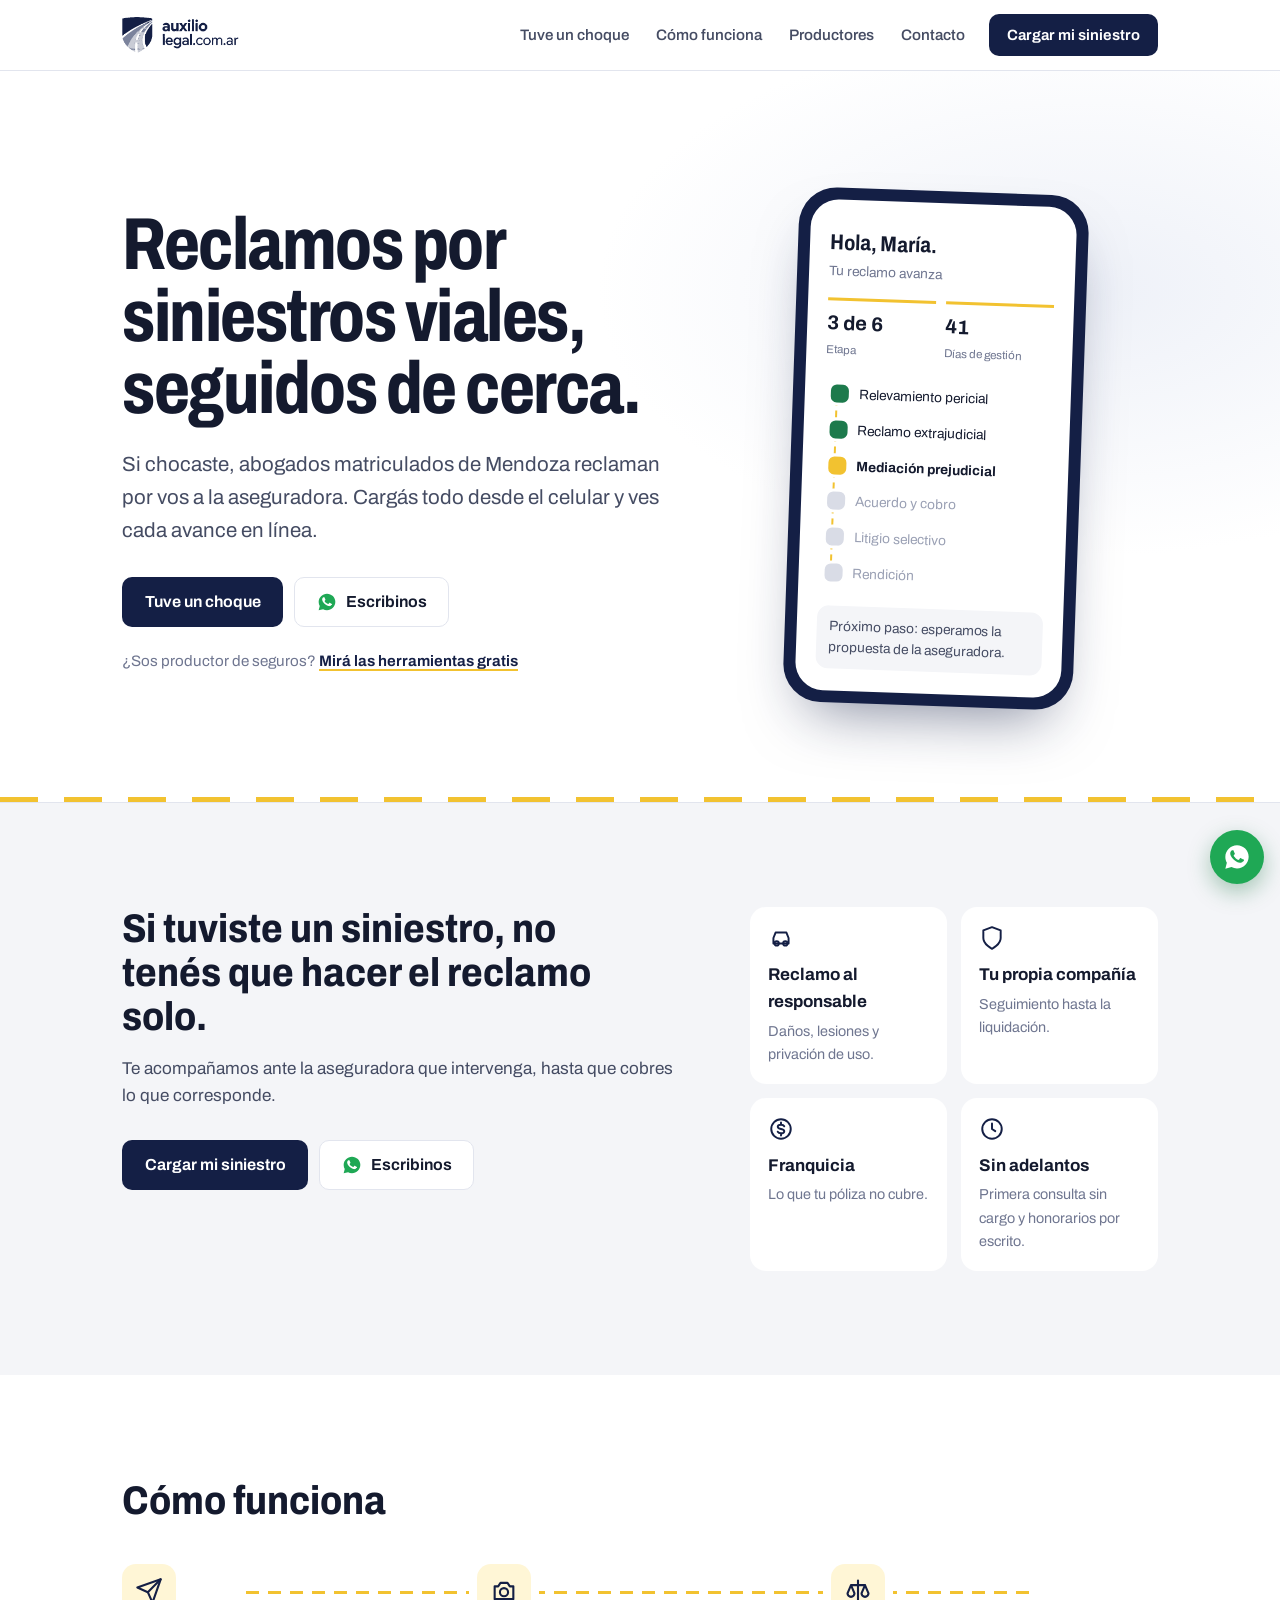
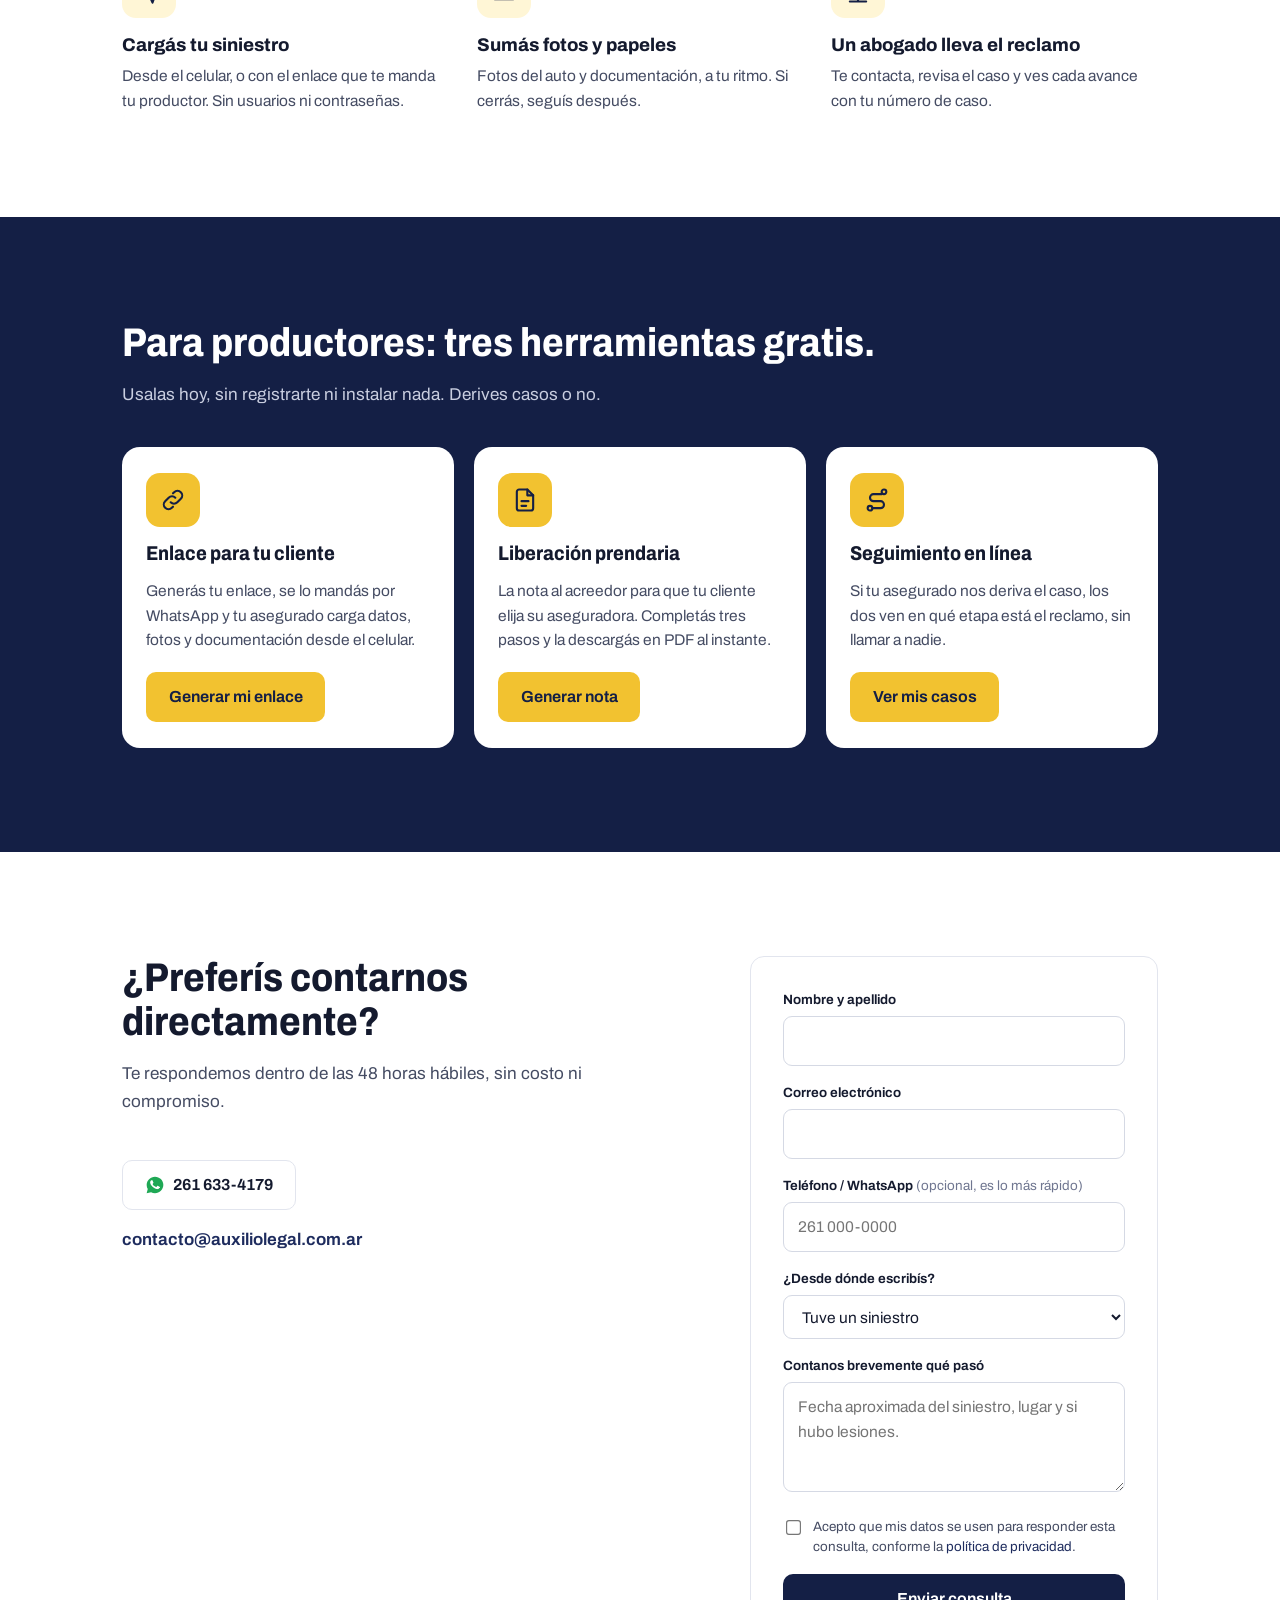
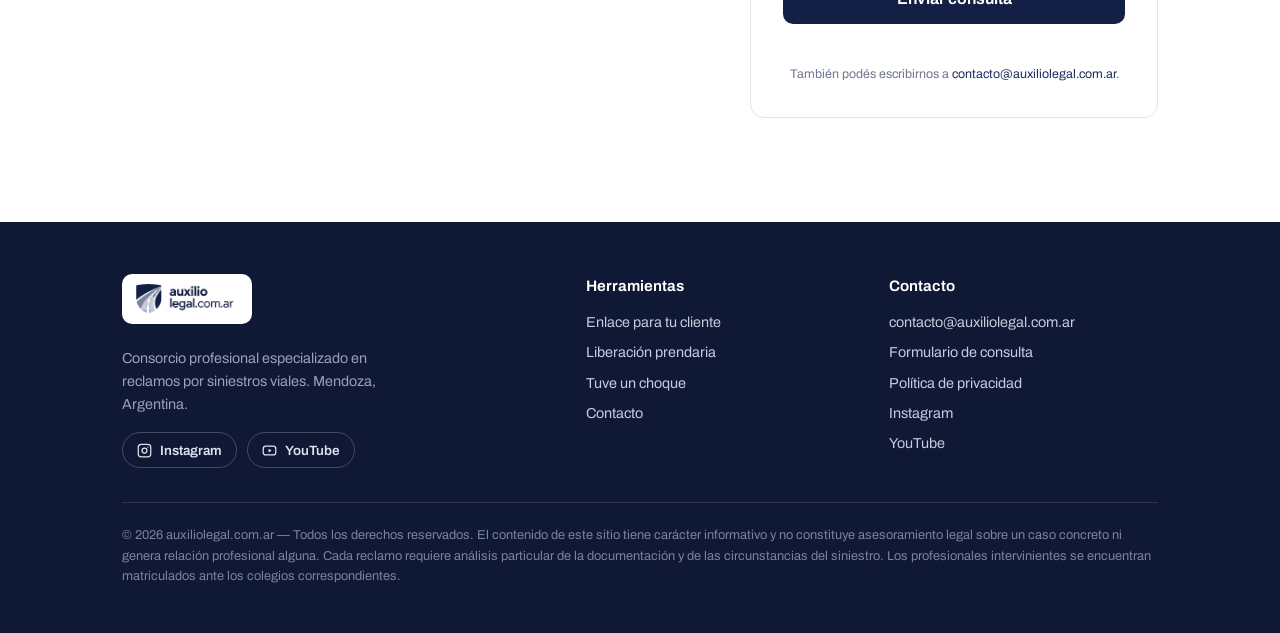
<file: index.html>
<!DOCTYPE html>
<html lang="es-AR">
<head>
<meta charset="utf-8">
<meta name="viewport" content="width=device-width, initial-scale=1">
<title>AuxilioLegal — Reclamos por siniestros viales</title>
<meta name="description" content="Abogados matriculados de Mendoza para reclamos por choques y siniestros viales: daños del vehículo, lesiones y días sin auto. Cargá tu siniestro desde el celular. Primera consulta sin costo.">
<link rel="canonical" href="https://auxiliolegal.com.ar/">
<meta name="theme-color" content="#141f45">
<link rel="icon" type="image/png" href="/assets/favicon.png">
<meta property="og:title" content="AuxilioLegal — Reclamos por siniestros viales">
<meta property="og:description" content="Acompañamos a quienes tuvieron un siniestro vial en su reclamo ante las compañías de seguros, con abogados matriculados y condiciones por escrito.">
<meta property="og:type" content="website">
<meta property="og:locale" content="es_AR">
<meta property="og:url" content="https://auxiliolegal.com.ar/">
<meta property="og:image" content="https://auxiliolegal.com.ar/assets/og-choque.png">
<meta property="og:image:width" content="1200">
<meta property="og:image:height" content="630">
<meta name="twitter:card" content="summary_large_image">
<link rel="preconnect" href="https://fonts.googleapis.com">
<link rel="preconnect" href="https://fonts.gstatic.com" crossorigin>
<link href="https://fonts.googleapis.com/css2?family=Archivo:wdth,wght@62..125,400..800&display=swap" rel="stylesheet">
<link rel="stylesheet" href="/assets/al.css">
</head>
<body>

<header class="top">
  <div class="wrap bar">
    <a class="brand" href="/" aria-label="AuxilioLegal — inicio"><img src="/assets/logo.png" alt="AuxilioLegal" width="440" height="130"></a>
    <nav>
      <ul class="nav-links" id="navLinks">
        <li><a href="/choque">Tuve un choque</a></li>
        <li><a href="#como">Cómo funciona</a></li>
        <li><a href="#productores">Productores</a></li>
        <li><a href="#contacto">Contacto</a></li>
      </ul>
      <button class="nav-toggle" id="navToggle" aria-label="Abrir menú" aria-expanded="false" aria-controls="navLinks"><span></span></button>
    </nav>
    <a class="btn btn-primary bar-cta" href="/s?o=home">Cargar mi siniestro</a>
  </div>
</header>

<main id="top">

<section class="hero hero2">
  <div class="wrap hero-grid2">
    <div>
      <h1>Reclamos por siniestros viales, seguidos de cerca.</h1>
      <p class="lead">Si chocaste, abogados matriculados de Mendoza reclaman por vos a la aseguradora. Cargás todo desde el celular y ves cada avance en línea.</p>
      <div class="actions">
        <a class="btn btn-primary" href="/choque">Tuve un choque</a>
        <a class="btn btn-wa" href="https://wa.me/5492616334179?text=Hola%2C%20quiero%20hacer%20una%20consulta%20por%20un%20siniestro%20vial." target="_blank" rel="noopener"><svg viewBox="0 0 24 24" aria-hidden="true"><path d="M12 2C6.5 2 2 6.5 2 12c0 1.8.5 3.4 1.3 4.9L2 22l5.3-1.4c1.4.8 3 1.2 4.7 1.2 5.5 0 10-4.5 10-10S17.5 2 12 2zm5.2 13.6c-.2.6-1.3 1.2-1.8 1.3-.5.1-1 .1-1.7-.1-.4-.1-.9-.3-1.6-.6-2.8-1.2-4.6-4-4.8-4.2-.1-.2-1.1-1.5-1.1-2.9s.7-2.1 1-2.4c.3-.3.6-.4.8-.4h.6c.2 0 .4 0 .6.5.2.6.8 2 .9 2.1.1.1.1.3 0 .5-.1.2-.2.3-.3.5l-.5.5c-.1.1-.3.3-.1.6.2.3.7 1.2 1.6 2 1.1 1 2 1.3 2.3 1.4.3.1.5.1.6-.1.2-.2.7-.9.9-1.2.2-.3.4-.2.7-.1.3.1 1.7.8 2 1 .3.1.5.2.6.3.1.2.1.7-.1 1.3z"/></svg>Escribinos</a>
      </div>
      <p class="pro-link">¿Sos productor de seguros? <a href="#productores">Mirá las herramientas gratis</a></p>
    </div>
    <div class="phone" aria-hidden="true">
      <div class="phone-in">
        <div class="ph-top"><b>Hola, María.</b><span>Tu reclamo avanza</span></div>
        <div class="ph-stats"><div><b>3 de 6</b><span>Etapa</span></div><div><b>41</b><span>Días de gestión</span></div></div>
        <ol class="ph-road">
          <li class="ok">Relevamiento pericial</li><li class="ok">Reclamo extrajudicial</li>
          <li class="now">Mediación prejudicial</li><li>Acuerdo y cobro</li><li>Litigio selectivo</li><li>Rendición</li>
        </ol>
        <div class="ph-next">Próximo paso: esperamos la propuesta de la aseguradora.</div>
      </div>
    </div>
  </div>
</section>

<section id="clientes" class="tint">
  <div class="wrap split">
    <div>
      <h2>Si tuviste un siniestro, no tenés que hacer el reclamo solo.</h2>
      <p class="sub">Te acompañamos ante la aseguradora que intervenga, hasta que cobres lo que corresponde.</p>
      <div class="actions">
        <a class="btn btn-primary" href="/s?o=home">Cargar mi siniestro</a>
        <a class="btn btn-wa" href="https://wa.me/5492616334179?text=Hola%2C%20quiero%20hacer%20una%20consulta%20por%20un%20siniestro%20vial." target="_blank" rel="noopener"><svg viewBox="0 0 24 24" aria-hidden="true"><path d="M12 2C6.5 2 2 6.5 2 12c0 1.8.5 3.4 1.3 4.9L2 22l5.3-1.4c1.4.8 3 1.2 4.7 1.2 5.5 0 10-4.5 10-10S17.5 2 12 2zm5.2 13.6c-.2.6-1.3 1.2-1.8 1.3-.5.1-1 .1-1.7-.1-.4-.1-.9-.3-1.6-.6-2.8-1.2-4.6-4-4.8-4.2-.1-.2-1.1-1.5-1.1-2.9s.7-2.1 1-2.4c.3-.3.6-.4.8-.4h.6c.2 0 .4 0 .6.5.2.6.8 2 .9 2.1.1.1.1.3 0 .5-.1.2-.2.3-.3.5l-.5.5c-.1.1-.3.3-.1.6.2.3.7 1.2 1.6 2 1.1 1 2 1.3 2.3 1.4.3.1.5.1.6-.1.2-.2.7-.9.9-1.2.2-.3.4-.2.7-.1.3.1 1.7.8 2 1 .3.1.5.2.6.3.1.2.1.7-.1 1.3z"/></svg>Escribinos</a>
      </div>
    </div>
    <div class="tiles">
      <div><svg class="ic" viewBox="0 0 24 24" aria-hidden="true"><path d="M5 17h14v-5l-2-5H7l-2 5z"/><circle cx="8" cy="17" r="2"/><circle cx="16" cy="17" r="2"/></svg><b>Reclamo al responsable</b><span>Daños, lesiones y privación de uso.</span></div>
      <div><svg class="ic" viewBox="0 0 24 24" aria-hidden="true"><path d="M12 22s8-4 8-10V5l-8-3-8 3v7c0 6 8 10 8 10z"/></svg><b>Tu propia compañía</b><span>Seguimiento hasta la liquidación.</span></div>
      <div><svg class="ic" viewBox="0 0 24 24" aria-hidden="true"><circle cx="12" cy="12" r="9"/><path d="M15 9.5c-.5-1-1.6-1.5-3-1.5-1.7 0-3 .8-3 2s1.3 1.7 3 2 3 .8 3 2-1.3 2-3 2c-1.4 0-2.5-.5-3-1.5M12 6v2M12 16v2"/></svg><b>Franquicia</b><span>Lo que tu póliza no cubre.</span></div>
      <div><svg class="ic" viewBox="0 0 24 24" aria-hidden="true"><circle cx="12" cy="12" r="9"/><path d="M12 7v5l3 2"/></svg><b>Sin adelantos</b><span>Primera consulta sin cargo y honorarios por escrito.</span></div>
    </div>
  </div>
</section>
<section id="como">
  <div class="wrap">
    <h2>Cómo funciona</h2>
    <ol class="flow">
      <li><span class="tile t-light"><svg class="ic" viewBox="0 0 24 24" aria-hidden="true"><path d="M22 2 11 13"/><path d="M22 2 15 22l-4-9-9-4z"/></svg></span><h3>Cargás tu siniestro</h3><p>Desde el celular, o con el enlace que te manda tu productor. Sin usuarios ni contraseñas.</p></li>
      <li><span class="tile t-light"><svg class="ic" viewBox="0 0 24 24" aria-hidden="true"><path d="M4 8h3l2-3h6l2 3h3v11H4z"/><circle cx="12" cy="13" r="3.5"/></svg></span><h3>Sumás fotos y papeles</h3><p>Fotos del auto y documentación, a tu ritmo. Si cerrás, seguís después.</p></li>
      <li><span class="tile t-light"><svg class="ic" viewBox="0 0 24 24" aria-hidden="true"><path d="M12 3v18M5 21h14M6 7h12M6 7l-3 7a3 3 0 0 0 6 0zM18 7l-3 7a3 3 0 0 0 6 0z"/></svg></span><h3>Un abogado lleva el reclamo</h3><p>Te contacta, revisa el caso y ves cada avance con tu número de caso.</p></li>
    </ol>
  </div>
</section>
<section id="productores" class="band tools-band">
  <div class="wrap">
    <h2>Para productores: tres herramientas gratis.</h2>
    <p class="sub">Usalas hoy, sin registrarte ni instalar nada. Derives casos o no.</p>
    <div class="tools">
      <article class="tool-card">
        <span class="tile"><svg class="ic" viewBox="0 0 24 24" aria-hidden="true"><path d="M10 14a4 4 0 0 0 5.7 0l3-3a4 4 0 0 0-5.7-5.7l-1 1"/><path d="M14 10a4 4 0 0 0-5.7 0l-3 3a4 4 0 0 0 5.7 5.7l1-1"/></svg></span>
        <h3>Enlace para tu cliente</h3>
        <p>Generás tu enlace, se lo mandás por WhatsApp y tu asegurado carga datos, fotos y documentación desde el celular.</p>
        <a class="btn btn-road" href="/enlace">Generar mi enlace</a>
      </article>
      <article class="tool-card">
        <span class="tile"><svg class="ic" viewBox="0 0 24 24" aria-hidden="true"><path d="M14 3H7a2 2 0 0 0-2 2v14a2 2 0 0 0 2 2h10a2 2 0 0 0 2-2V8z"/><path d="M14 3v5h5M9 13h6M9 17h4"/></svg></span>
        <h3>Liberación prendaria</h3>
        <p>La nota al acreedor para que tu cliente elija su aseguradora. Completás tres pasos y la descargás en PDF al instante.</p>
        <a class="btn btn-road" href="/prendaria">Generar nota</a>
      </article>
      <article class="tool-card">
        <span class="tile"><svg class="ic" viewBox="0 0 24 24" aria-hidden="true"><circle cx="6" cy="19" r="2"/><circle cx="18" cy="5" r="2"/><path d="M8 19h7a3 3 0 0 0 0-6H9a3 3 0 0 1 0-6h7"/></svg></span>
        <h3>Seguimiento en línea</h3>
        <p>Si tu asegurado nos deriva el caso, los dos ven en qué etapa está el reclamo, sin llamar a nadie.</p>
        <a class="btn btn-road" href="/enlace">Ver mis casos</a>
      </article>
    </div>
  </div>
</section>

<section id="contacto">
  <div class="wrap split">
    <div>
      <h2>¿Preferís contarnos directamente?</h2>
      <p class="sub">Te respondemos dentro de las 48 horas hábiles, sin costo ni compromiso.</p>
      <a class="btn btn-wa" href="https://wa.me/5492616334179?text=Hola%2C%20quiero%20hacer%20una%20consulta%20por%20un%20siniestro%20vial." target="_blank" rel="noopener"><svg viewBox="0 0 24 24" aria-hidden="true"><path d="M12 2C6.5 2 2 6.5 2 12c0 1.8.5 3.4 1.3 4.9L2 22l5.3-1.4c1.4.8 3 1.2 4.7 1.2 5.5 0 10-4.5 10-10S17.5 2 12 2zm5.2 13.6c-.2.6-1.3 1.2-1.8 1.3-.5.1-1 .1-1.7-.1-.4-.1-.9-.3-1.6-.6-2.8-1.2-4.6-4-4.8-4.2-.1-.2-1.1-1.5-1.1-2.9s.7-2.1 1-2.4c.3-.3.6-.4.8-.4h.6c.2 0 .4 0 .6.5.2.6.8 2 .9 2.1.1.1.1.3 0 .5-.1.2-.2.3-.3.5l-.5.5c-.1.1-.3.3-.1.6.2.3.7 1.2 1.6 2 1.1 1 2 1.3 2.3 1.4.3.1.5.1.6-.1.2-.2.7-.9.9-1.2.2-.3.4-.2.7-.1.3.1 1.7.8 2 1 .3.1.5.2.6.3.1.2.1.7-.1 1.3z"/></svg>261 633-4179</a>
      <p class="mail"><a href="mailto:contacto@auxiliolegal.com.ar">contacto@auxiliolegal.com.ar</a></p>
    </div>
    <div class="contact-box">
      <form id="al-form" novalidate>
        <div class="field">
          <label for="nombre">Nombre y apellido</label>
          <input id="nombre" name="nombre" type="text" required autocomplete="name">
        </div>
        <div class="field">
          <label for="email">Correo electrónico</label>
          <input id="email" name="email" type="email" required autocomplete="email">
        </div>
        <div class="field">
          <label for="telefono">Teléfono / WhatsApp <span style="color:var(--steel);font-weight:400">(opcional, es lo más rápido)</span></label>
          <input id="telefono" name="telefono" type="tel" autocomplete="tel" placeholder="261 000-0000">
        </div>
        <div class="field">
          <label for="tipo">¿Desde dónde escribís?</label>
          <select id="tipo" name="tipo">
            <option value="Soy damnificado en un siniestro">Tuve un siniestro</option>
            <option value="Soy Productor Asesor de Seguros">Soy productor de seguros</option>
            <option value="Otra consulta">Otra consulta</option>
          </select>
        </div>
        <div class="field">
          <label for="mensaje">Contanos brevemente qué pasó</label>
          <textarea id="mensaje" name="mensaje" required placeholder="Fecha aproximada del siniestro, lugar y si hubo lesiones."></textarea>
        </div>
        <label style="display:flex;gap:.6rem;align-items:flex-start;font-size:.84rem;color:var(--body);margin:0 0 1.1rem;cursor:pointer">
          <input id="consentimiento" type="checkbox" style="margin-top:.28rem;flex:0 0 auto">
          <span>Acepto que mis datos se usen para responder esta consulta, conforme la <a href="/privacidad">política de privacidad</a>.</span>
        </label>
        <input type="text" name="empresa" id="empresa" tabindex="-1" autocomplete="off" aria-hidden="true" style="position:absolute;left:-9999px;width:1px;height:1px">
        <button class="btn btn-primary" id="al-submit" type="submit" style="width:100%">Enviar consulta</button>
        <p id="al-msg" role="status" aria-live="polite" style="font-size:.86rem;margin:.9rem 0 0;text-align:center;min-height:1.2em"></p>
        <p style="font-size:.78rem;color:var(--steel);margin:.6rem 0 0;text-align:center">
          También podés escribirnos a <a href="mailto:contacto@auxiliolegal.com.ar">contacto@auxiliolegal.com.ar</a>.
        </p>
      </form>
    </div>
  </div>
</section>

</main>

<footer>
  <div class="wrap">
    <div class="foot-grid">
      <div>
        <span class="foot-logo"><img src="/assets/logo.png" alt="AuxilioLegal"></span>
        <p style="max-width:36ch">
          Consorcio profesional especializado en reclamos por siniestros viales.
          Mendoza, Argentina.
        </p>
        <ul class="social">
          <li><a href="https://www.instagram.com/auxiliolegal.ar/" target="_blank" rel="noopener"><svg viewBox="0 0 24 24" fill="none" stroke="currentColor" stroke-width="2" stroke-linecap="round" stroke-linejoin="round"><rect x="2" y="2" width="20" height="20" rx="5"/><circle cx="12" cy="12" r="4"/><circle cx="17.5" cy="6.5" r="1.1" fill="currentColor" stroke="none"/></svg>Instagram</a></li>
          <li><a href="https://www.youtube.com/@auxiliolegal_ar" target="_blank" rel="noopener"><svg viewBox="0 0 24 24" fill="none" stroke="currentColor" stroke-width="2" stroke-linecap="round" stroke-linejoin="round"><rect x="2" y="5" width="20" height="14" rx="4"/><polygon points="10.5,9 15.5,12 10.5,15" fill="currentColor" stroke="none"/></svg>YouTube</a></li>
        </ul>
      </div>
      <div>
        <h4>Herramientas</h4>
        <ul class="foot-links">
          <li><a href="/enlace">Enlace para tu cliente</a></li>
          <li><a href="/prendaria">Liberación prendaria</a></li>
          <li><a href="/choque">Tuve un choque</a></li>
          <li><a href="#contacto">Contacto</a></li>
        </ul>
      </div>
      <div>
        <h4>Contacto</h4>
        <ul class="foot-links">
          <li><a href="mailto:contacto@auxiliolegal.com.ar">contacto@auxiliolegal.com.ar</a></li>
          <li><a href="#contacto">Formulario de consulta</a></li>
          <li><a href="/privacidad">Política de privacidad</a></li>
          <li><a href="https://www.instagram.com/auxiliolegal.ar/" target="_blank" rel="noopener">Instagram</a></li>
          <li><a href="https://www.youtube.com/@auxiliolegal_ar" target="_blank" rel="noopener">YouTube</a></li>
        </ul>
      </div>
    </div>
    <p class="legal">
      © <span id="y">2026</span> auxiliolegal.com.ar — Todos los derechos reservados.
      El contenido de este sitio tiene carácter informativo y no constituye asesoramiento
      legal sobre un caso concreto ni genera relación profesional alguna. Cada reclamo
      requiere análisis particular de la documentación y de las circunstancias del siniestro.
      Los profesionales intervinientes se encuentran matriculados ante los colegios
      correspondientes.
    </p>
  </div>
</footer>

<script>document.getElementById('y').textContent=new Date().getFullYear();</script>
<script>
(function(){
  var URL_SB="https://hfwqpjmbqsjtdyeajhqv.supabase.co/rest/v1/consultas";
  var KEY="sb_publishable_bVyhboFI2QwZqvKTOF9Quw_klcuXkdV";
  var f=document.getElementById("al-form"), msg=document.getElementById("al-msg"), btn=document.getElementById("al-submit");
  if(!f) return;
  function say(t,ok){ msg.textContent=t; msg.style.color = ok ? "#1d7a4c" : "#b3261e"; }
  f.addEventListener("submit", function(e){
    e.preventDefault();
    var nombre=f.nombre.value.trim(), email=f.email.value.trim(), mensaje=f.mensaje.value.trim();
    if(!nombre||!email||!mensaje){ say("Completá nombre, correo y tu consulta.",false); return; }
    if(mensaje.length<5){ say("Contanos un poco más en la consulta.",false); return; }
    if(nombre.length>120||mensaje.length>4000){ say("El texto es demasiado largo.",false); return; }
    if(!/^[^@\s]+@[^@\s]+\.[^@\s]+$/.test(email)){ say("Revisá el correo, parece incompleto.",false); return; }
    if(f.empresa.value){ f.reset(); say("Listo, recibimos tu consulta.",true); return; }
    if(f.telefono.value.trim() && f.telefono.value.replace(/\D/g,"").length<8){ say("Revisá el teléfono: poné la característica y el número.",false); return; }
    if(!document.getElementById("consentimiento").checked){ say("Necesitamos tu conformidad para poder responderte.",false); return; }
    btn.disabled=true; var orig=btn.textContent; btn.textContent="Enviando...";
    fetch(URL_SB,{method:"POST",headers:{"apikey":KEY,"Authorization":"Bearer "+KEY,"Content-Type":"application/json","Prefer":"return=minimal"},
      body:JSON.stringify({nombre:nombre,email:email,telefono:f.telefono.value.trim()||null,tipo:f.tipo.value,mensaje:mensaje,consentimiento:true,origen:"web-home"})})
    .then(function(r){
      if(r.ok){ f.reset(); say("Listo, recibimos tu consulta. Te respondemos dentro de las 48 horas hábiles.",true); }
      else { say("No pudimos enviarla. Escribinos por WhatsApp al 261 633-4179 o a contacto@auxiliolegal.com.ar.",false); }
    })
    .catch(function(){ say("No pudimos enviarla. Escribinos por WhatsApp al 261 633-4179 o a contacto@auxiliolegal.com.ar.",false); })
    .finally(function(){ btn.disabled=false; btn.textContent=orig; });
  });
})();
</script>
<script src="/assets/app.js"></script>
<a class="wa-float" href="https://wa.me/5492616334179?text=Hola%2C%20quiero%20hacer%20una%20consulta%20por%20un%20siniestro%20vial." target="_blank" rel="noopener" aria-label="Escribinos por WhatsApp"><svg viewBox="0 0 24 24" aria-hidden="true"><path d="M12 2C6.5 2 2 6.5 2 12c0 1.8.5 3.4 1.3 4.9L2 22l5.3-1.4c1.4.8 3 1.2 4.7 1.2 5.5 0 10-4.5 10-10S17.5 2 12 2zm5.2 13.6c-.2.6-1.3 1.2-1.8 1.3-.5.1-1 .1-1.7-.1-.4-.1-.9-.3-1.6-.6-2.8-1.2-4.6-4-4.8-4.2-.1-.2-1.1-1.5-1.1-2.9s.7-2.1 1-2.4c.3-.3.6-.4.8-.4h.6c.2 0 .4 0 .6.5.2.6.8 2 .9 2.1.1.1.1.3 0 .5-.1.2-.2.3-.3.5l-.5.5c-.1.1-.3.3-.1.6.2.3.7 1.2 1.6 2 1.1 1 2 1.3 2.3 1.4.3.1.5.1.6-.1.2-.2.7-.9.9-1.2.2-.3.4-.2.7-.1.3.1 1.7.8 2 1 .3.1.5.2.6.3.1.2.1.7-.1 1.3z"/></svg></a>
</body>
</html>
</file>
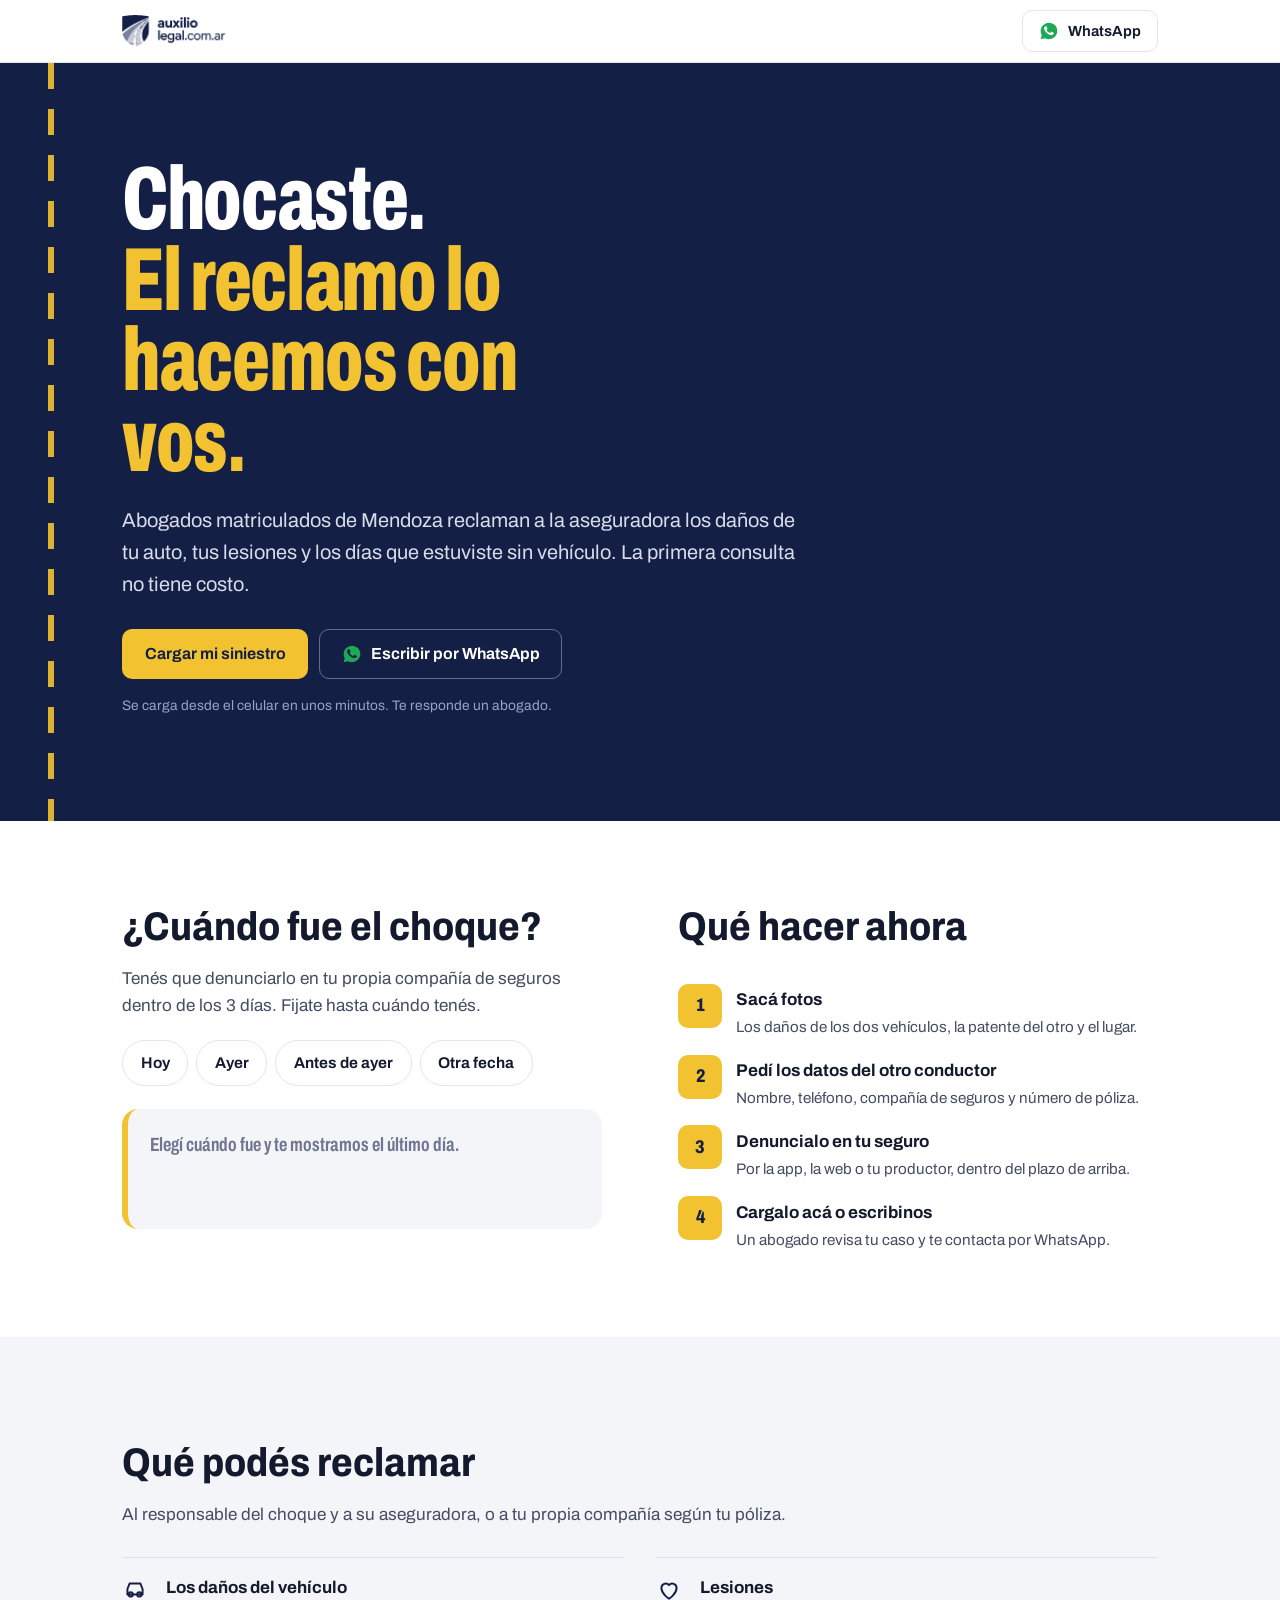
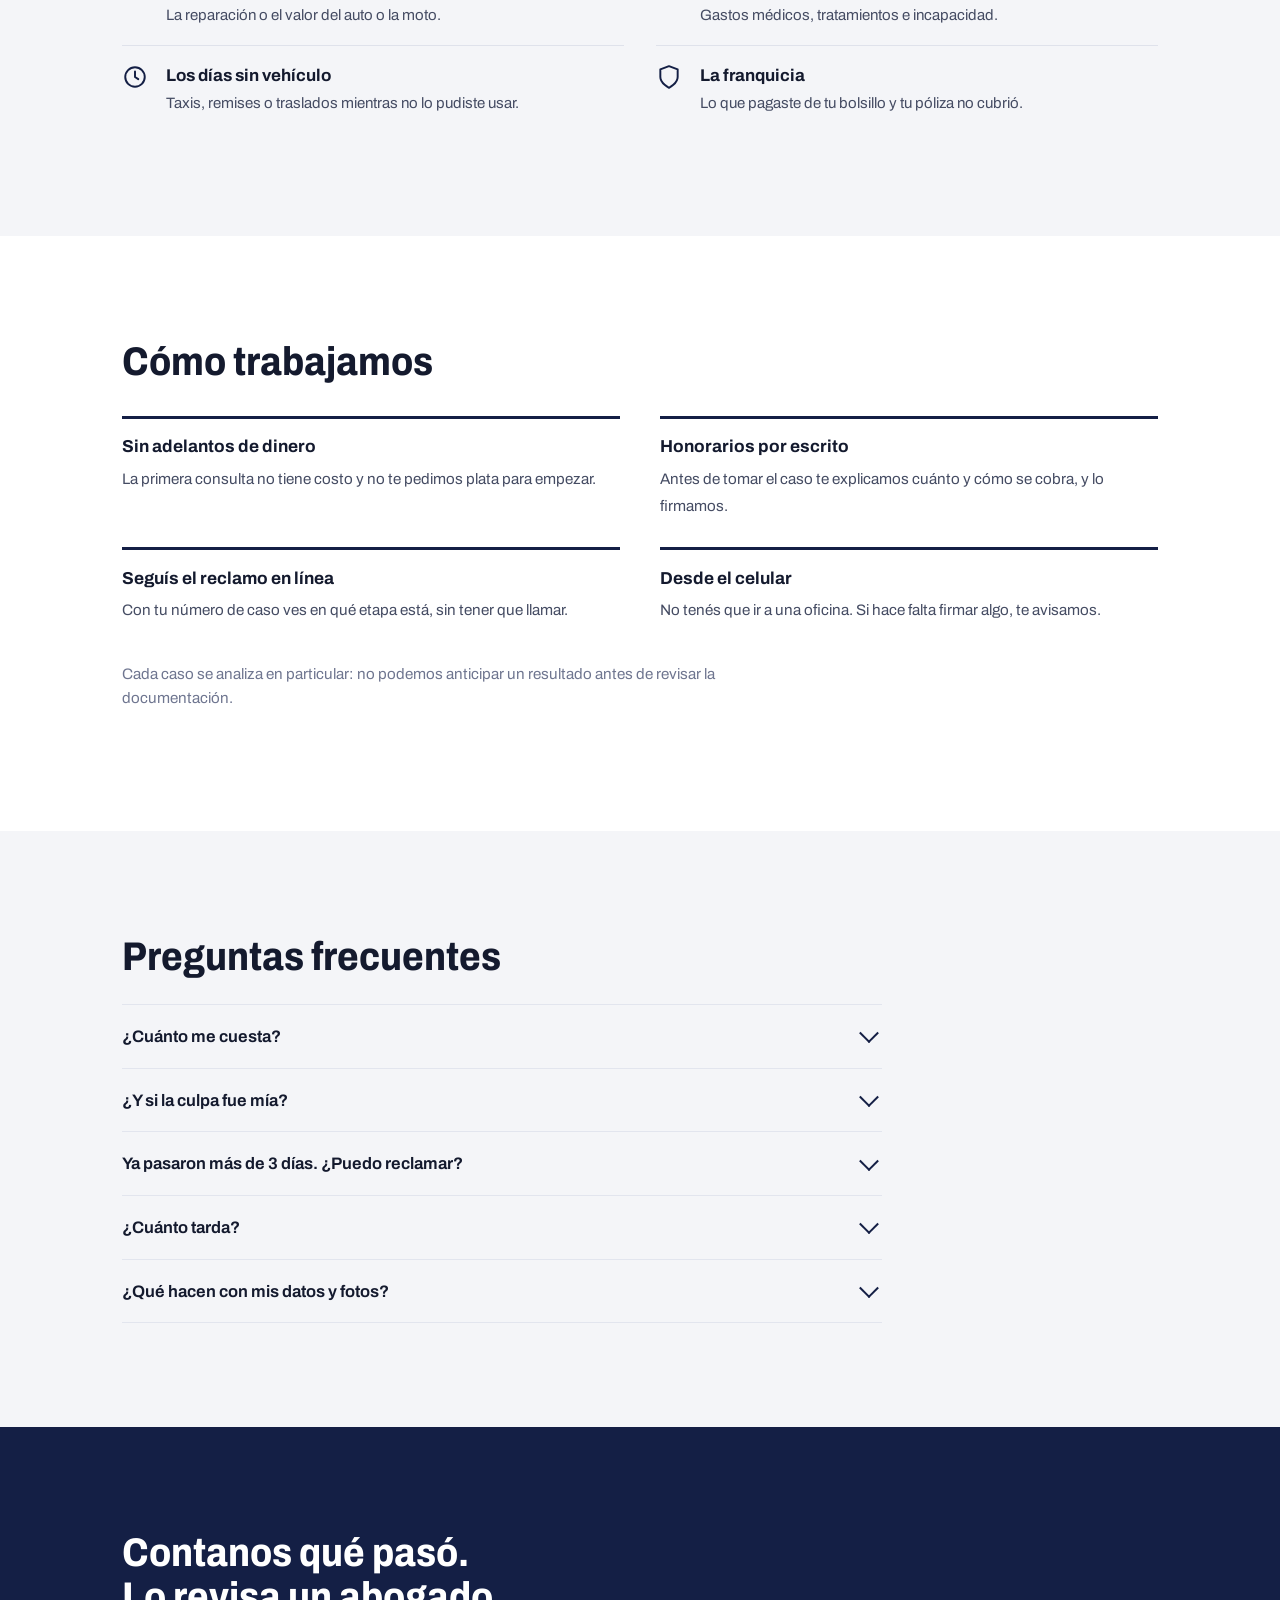
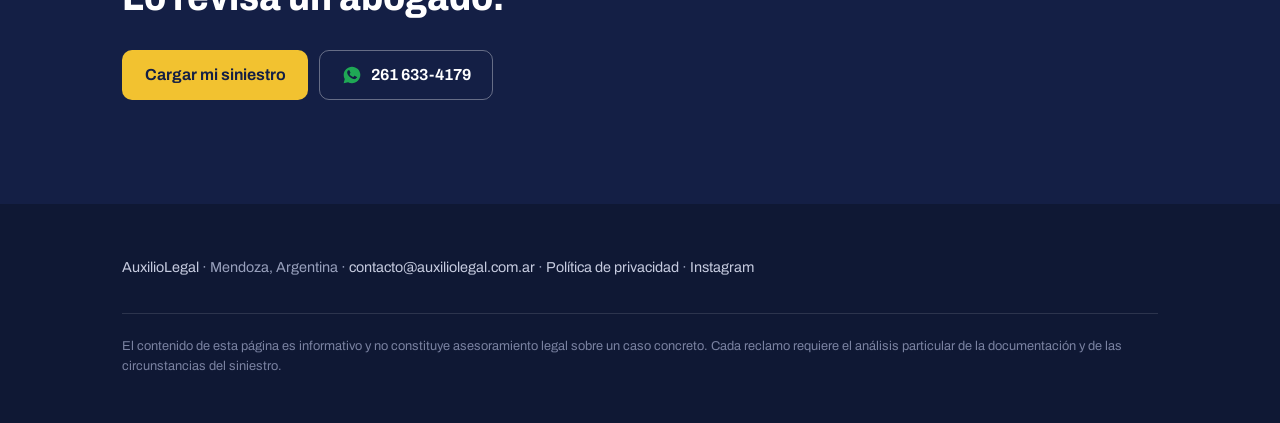
<file: choque/index.html>
<!DOCTYPE html>
<html lang="es-AR">
<head>
<meta charset="utf-8">
<meta name="viewport" content="width=device-width, initial-scale=1, viewport-fit=cover">
<title>¿Chocaste? Reclamá con abogados — AuxilioLegal Mendoza</title>
<meta name="description" content="Abogados matriculados de Mendoza reclaman a la aseguradora los daños de tu auto, tus lesiones y los días sin vehículo. Cargá tu siniestro desde el celular. Primera consulta sin costo.">
<link rel="canonical" href="https://auxiliolegal.com.ar/choque">
<link rel="icon" type="image/png" href="/assets/favicon.png">
<meta name="theme-color" content="#141f45">
<meta property="og:title" content="¿Chocaste? El reclamo lo hacemos con vos.">
<meta property="og:description" content="Abogados de Mendoza reclaman a la aseguradora por tu auto, tus lesiones y los días sin vehículo. Primera consulta sin costo.">
<meta property="og:type" content="website">
<meta property="og:locale" content="es_AR">
<meta property="og:url" content="https://auxiliolegal.com.ar/choque">
<meta property="og:image" content="https://auxiliolegal.com.ar/assets/og-choque.png">
<meta property="og:image:width" content="1200">
<meta property="og:image:height" content="630">
<meta name="twitter:card" content="summary_large_image">
<link rel="preconnect" href="https://fonts.googleapis.com">
<link rel="preconnect" href="https://fonts.gstatic.com" crossorigin>
<link href="https://fonts.googleapis.com/css2?family=Archivo:wdth,wght@62..125,400..800&display=swap" rel="stylesheet">
<link rel="stylesheet" href="/assets/al.css">
<style>
body.lp{padding-bottom:84px}
@media(min-width:861px){body.lp{padding-bottom:0}}
.lp-top{position:sticky;top:0;z-index:50;background:#fff;border-bottom:1px solid var(--line)}
.lp-top .bar{height:62px}
.lp-top .brand img{height:32px}
.lp-top .btn{min-height:42px;padding:0 1rem;font-size:.92rem}

/* Hero: la ruta como protagonista */
.lp-hero{background:var(--navy);color:#cfd4e6;padding:clamp(40px,9vw,96px) 0 clamp(44px,8vw,88px);position:relative;overflow:hidden}
.lp-hero:before{content:"";position:absolute;top:0;bottom:0;left:clamp(10px,4vw,48px);width:6px;
  background:linear-gradient(var(--road) 0 56%,transparent 56% 100%) 0 0/6px 46px repeat-y;opacity:.9}
.lp-hero .wrap{position:relative;padding-left:clamp(40px,9vw,120px)}
.lp-hero h1{color:#fff;font-size:clamp(3rem,13vw,6.2rem);line-height:.9;letter-spacing:-.015em;font-variation-settings:"wdth" 64;font-weight:800;max-width:10ch}
.lp-hero h1 span{display:block;color:var(--road)}
.lp-hero .lead{font-size:clamp(1.06rem,2.4vw,1.25rem);color:#d8dcea;max-width:34em;margin:1.4rem 0 0}
.lp-hero .actions{margin-top:1.8rem}
.lp-hero .btn-wa{background:transparent;color:#fff;border-color:rgba(255,255,255,.35)}
.lp-hero .btn-wa:hover{border-color:#fff}
.lp-hero .fine{color:#9aa3c2;margin-top:1rem;font-size:.86rem}
@media(min-width:861px){.lp-hero .wrap{padding-left:22px}.lp-hero h1{max-width:13ch;font-size:clamp(4.6rem,7vw,6.4rem)}}

/* Plazo: el momento interactivo */
.plazo{padding:clamp(44px,8vw,84px) 0;background:#fff}
.plazo h2{max-width:none}
.chips{display:flex;flex-wrap:wrap;gap:8px;margin:1.3rem 0 0}
.chip{min-height:46px;padding:0 1.1rem;border-radius:999px;border:1.5px solid var(--line);background:#fff;font:inherit;font-weight:650;font-size:.97rem;color:var(--ink);cursor:pointer}
.chip[aria-pressed=true]{background:var(--navy);border-color:var(--navy);color:#fff}
.chip:hover{border-color:var(--navy)}
.otra{display:none;margin-top:.8rem;max-width:260px}
.otra.on{display:block}
.res{margin-top:1.4rem;border-radius:16px;padding:22px 22px 20px;background:var(--fog);border-left:6px solid var(--road);min-height:120px}
.res .k{font-size:.92rem;color:var(--muted);margin:0}
.res .d{display:block;font-size:clamp(1.9rem,7vw,2.8rem);line-height:1.02;font-weight:800;color:var(--ink);font-variation-settings:"wdth" 70;margin:.25rem 0 .5rem}
.res p{margin:0 0 .6rem;color:var(--body)}
.res .ley{font-size:.82rem;color:var(--muted);margin:0}
.res.vencido{border-left-color:#d97706;background:#fff8eb}
.res.vencido .d{color:#8a3b00}
.res.vacio .d{font-size:1.2rem;font-weight:650;color:var(--muted)}

.pasos{list-style:none;counter-reset:p;margin:2.2rem 0 0;padding:0;display:grid;gap:14px}
.pasos li{counter-increment:p;display:grid;grid-template-columns:44px 1fr;gap:14px;align-items:start}
.pasos li:before{content:counter(p);display:flex;align-items:center;justify-content:center;width:44px;height:44px;border-radius:10px;background:var(--road);color:var(--navy);font-weight:800;font-size:1.15rem;font-variation-settings:"wdth" 80}
.pasos b{display:block;color:var(--ink);margin-top:.15rem}
.pasos span{font-size:.95rem}
@media(min-width:861px){.plazo .split{grid-template-columns:1fr 1fr}}

/* Qué reclamamos */
.que{background:var(--fog)}
.que ul{list-style:none;margin:1.8rem 0 0;padding:0;display:grid;grid-template-columns:1fr 1fr;gap:0 32px}
@media(max-width:640px){.que ul{grid-template-columns:1fr}}
.que li{display:grid;grid-template-columns:32px 1fr;gap:12px;padding:16px 0;border-top:1px solid #dfe2eb}
.que li .ic{color:var(--navy);margin-top:2px}
.que b{color:var(--ink);display:block}
.que span{font-size:.94rem}

/* Condiciones */
.cond{display:grid;grid-template-columns:repeat(2,1fr);gap:28px 40px;margin-top:2rem}
@media(max-width:640px){.cond{grid-template-columns:1fr;gap:20px}}
.cond div{border-top:3px solid var(--navy);padding-top:.9rem}
.cond b{display:block;color:var(--ink);font-size:1.08rem;margin-bottom:.25rem}
.cond span{font-size:.95rem}
.resp{margin-top:2.4rem;font-size:.95rem;color:var(--muted);max-width:44em}
.resp b{color:var(--ink)}

/* Preguntas */
.faq{max-width:760px;margin-top:1.6rem}
.faq details{border-top:1px solid var(--line)}
.faq details:last-child{border-bottom:1px solid var(--line)}
.faq summary{cursor:pointer;list-style:none;padding:18px 36px 18px 0;font-weight:650;color:var(--ink);position:relative;font-size:1.04rem}
.faq summary::-webkit-details-marker{display:none}
.faq summary:after{content:"";position:absolute;right:6px;top:50%;width:12px;height:12px;border-right:2.5px solid var(--navy);border-bottom:2.5px solid var(--navy);transform:translateY(-70%) rotate(45deg);transition:transform .2s}
.faq details[open] summary:after{transform:translateY(-30%) rotate(-135deg)}
.faq details p{margin:0 0 18px;max-width:40em}

.cierre{background:var(--navy);color:#cfd4e6;text-align:left}
.cierre h2{color:#fff;max-width:18ch}
.cierre .btn-wa{background:transparent;color:#fff;border-color:rgba(255,255,255,.35)}

/* Barra fija en el celular */
.dock{position:fixed;left:0;right:0;bottom:0;z-index:70;background:#fff;border-top:1px solid var(--line);
  padding:10px 14px calc(10px + env(safe-area-inset-bottom));display:flex;gap:10px;box-shadow:0 -10px 24px -16px rgba(20,31,69,.35)}
.dock .btn{min-height:52px}
.dock .btn-road{flex:1}
.dock .btn-wa{width:56px;padding:0}
.dock .btn-wa svg{width:26px;height:26px;flex-basis:26px}
@media(min-width:861px){.dock{display:none}}
</style>
</head>
<body class="lp">

<header class="lp-top">
  <div class="wrap bar">
    <a class="brand" href="/" aria-label="AuxilioLegal — inicio"><img src="/assets/logo.png" alt="AuxilioLegal" width="440" height="130"></a>
    <a class="btn btn-wa" data-wa href="https://wa.me/5492616334179?text=Hola%2C%20tuve%20un%20choque%20y%20quiero%20hacer%20una%20consulta." target="_blank" rel="noopener"><svg viewBox="0 0 24 24" aria-hidden="true"><path d="M12 2C6.5 2 2 6.5 2 12c0 1.8.5 3.4 1.3 4.9L2 22l5.3-1.4c1.4.8 3 1.2 4.7 1.2 5.5 0 10-4.5 10-10S17.5 2 12 2zm5.2 13.6c-.2.6-1.3 1.2-1.8 1.3-.5.1-1 .1-1.7-.1-.4-.1-.9-.3-1.6-.6-2.8-1.2-4.6-4-4.8-4.2-.1-.2-1.1-1.5-1.1-2.9s.7-2.1 1-2.4c.3-.3.6-.4.8-.4h.6c.2 0 .4 0 .6.5.2.6.8 2 .9 2.1.1.1.1.3 0 .5-.1.2-.2.3-.3.5l-.5.5c-.1.1-.3.3-.1.6.2.3.7 1.2 1.6 2 1.1 1 2 1.3 2.3 1.4.3.1.5.1.6-.1.2-.2.7-.9.9-1.2.2-.3.4-.2.7-.1.3.1 1.7.8 2 1 .3.1.5.2.6.3.1.2.1.7-.1 1.3z"/></svg>WhatsApp</a>
  </div>
</header>

<main>
<section class="lp-hero">
  <div class="wrap">
    <h1>Chocaste. <span>El reclamo lo hacemos con vos.</span></h1>
    <p class="lead">Abogados matriculados de Mendoza reclaman a la aseguradora los daños de tu auto, tus lesiones y los días que estuviste sin vehículo. La primera consulta no tiene costo.</p>
    <div class="actions">
      <a class="btn btn-road" data-cargar href="/s">Cargar mi siniestro</a>
      <a class="btn btn-wa" data-wa href="https://wa.me/5492616334179?text=Hola%2C%20tuve%20un%20choque%20y%20quiero%20hacer%20una%20consulta." target="_blank" rel="noopener"><svg viewBox="0 0 24 24" aria-hidden="true"><path d="M12 2C6.5 2 2 6.5 2 12c0 1.8.5 3.4 1.3 4.9L2 22l5.3-1.4c1.4.8 3 1.2 4.7 1.2 5.5 0 10-4.5 10-10S17.5 2 12 2zm5.2 13.6c-.2.6-1.3 1.2-1.8 1.3-.5.1-1 .1-1.7-.1-.4-.1-.9-.3-1.6-.6-2.8-1.2-4.6-4-4.8-4.2-.1-.2-1.1-1.5-1.1-2.9s.7-2.1 1-2.4c.3-.3.6-.4.8-.4h.6c.2 0 .4 0 .6.5.2.6.8 2 .9 2.1.1.1.1.3 0 .5-.1.2-.2.3-.3.5l-.5.5c-.1.1-.3.3-.1.6.2.3.7 1.2 1.6 2 1.1 1 2 1.3 2.3 1.4.3.1.5.1.6-.1.2-.2.7-.9.9-1.2.2-.3.4-.2.7-.1.3.1 1.7.8 2 1 .3.1.5.2.6.3.1.2.1.7-.1 1.3z"/></svg>Escribir por WhatsApp</a>
    </div>
    <p class="fine">Se carga desde el celular en unos minutos. Te responde un abogado.</p>
  </div>
</section>

<section class="plazo" id="plazo">
  <div class="wrap split">
    <div>
      <h2>¿Cuándo fue el choque?</h2>
      <p class="sub">Tenés que denunciarlo en tu propia compañía de seguros dentro de los 3 días. Fijate hasta cuándo tenés.</p>
      <div class="chips" role="group" aria-label="Fecha del choque">
        <button class="chip" type="button" data-d="0" aria-pressed="false">Hoy</button>
        <button class="chip" type="button" data-d="1" aria-pressed="false">Ayer</button>
        <button class="chip" type="button" data-d="2" aria-pressed="false">Antes de ayer</button>
        <button class="chip" type="button" data-d="x" aria-pressed="false">Otra fecha</button>
      </div>
      <div class="otra" id="otra"><label for="fecha">Fecha del choque</label><input id="fecha" type="date"></div>
      <div class="res vacio" id="res" aria-live="polite">
        <span class="d">Elegí cuándo fue y te mostramos el último día.</span>
      </div>
    </div>
    <div>
      <h2>Qué hacer ahora</h2>
      <ol class="pasos">
        <li><div><b>Sacá fotos</b><span>Los daños de los dos vehículos, la patente del otro y el lugar.</span></div></li>
        <li><div><b>Pedí los datos del otro conductor</b><span>Nombre, teléfono, compañía de seguros y número de póliza.</span></div></li>
        <li><div><b>Denuncialo en tu seguro</b><span>Por la app, la web o tu productor, dentro del plazo de arriba.</span></div></li>
        <li><div><b>Cargalo acá o escribinos</b><span>Un abogado revisa tu caso y te contacta por WhatsApp.</span></div></li>
      </ol>
    </div>
  </div>
</section>

<section class="que">
  <div class="wrap">
    <h2>Qué podés reclamar</h2>
    <p class="sub">Al responsable del choque y a su aseguradora, o a tu propia compañía según tu póliza.</p>
    <ul>
      <li><svg class="ic" viewBox="0 0 24 24" aria-hidden="true"><path d="M5 17h14v-5l-2-5H7l-2 5z"/><circle cx="8" cy="17" r="2"/><circle cx="16" cy="17" r="2"/></svg><div><b>Los daños del vehículo</b><span>La reparación o el valor del auto o la moto.</span></div></li>
      <li><svg class="ic" viewBox="0 0 24 24" aria-hidden="true"><path d="M12 21s-7-4.5-7-10a4 4 0 0 1 7-2.6A4 4 0 0 1 19 11c0 5.5-7 10-7 10z"/></svg><div><b>Lesiones</b><span>Gastos médicos, tratamientos e incapacidad.</span></div></li>
      <li><svg class="ic" viewBox="0 0 24 24" aria-hidden="true"><circle cx="12" cy="12" r="9"/><path d="M12 7v5l3 2"/></svg><div><b>Los días sin vehículo</b><span>Taxis, remises o traslados mientras no lo pudiste usar.</span></div></li>
      <li><svg class="ic" viewBox="0 0 24 24" aria-hidden="true"><path d="M12 22s8-4 8-10V5l-8-3-8 3v7c0 6 8 10 8 10z"/></svg><div><b>La franquicia</b><span>Lo que pagaste de tu bolsillo y tu póliza no cubrió.</span></div></li>
    </ul>
  </div>
</section>

<section>
  <div class="wrap">
    <h2>Cómo trabajamos</h2>
    <div class="cond">
      <div><b>Sin adelantos de dinero</b><span>La primera consulta no tiene costo y no te pedimos plata para empezar.</span></div>
      <div><b>Honorarios por escrito</b><span>Antes de tomar el caso te explicamos cuánto y cómo se cobra, y lo firmamos.</span></div>
      <div><b>Seguís el reclamo en línea</b><span>Con tu número de caso ves en qué etapa está, sin tener que llamar.</span></div>
      <div><b>Desde el celular</b><span>No tenés que ir a una oficina. Si hace falta firmar algo, te avisamos.</span></div>
    </div>
    <p class="resp">Cada caso se analiza en particular: no podemos anticipar un resultado antes de revisar la documentación.</p>
  </div>
</section>

<section class="tint">
  <div class="wrap">
    <h2>Preguntas frecuentes</h2>
    <div class="faq">
      <details><summary>¿Cuánto me cuesta?</summary><p>La primera consulta no tiene costo. Si tomamos tu caso, los honorarios se acuerdan por escrito antes de empezar y no te pedimos adelantos.</p></details>
      <details><summary>¿Y si la culpa fue mía?</summary><p>Consultanos igual. Puede haber responsabilidad compartida, y tu propia compañía tiene obligaciones con vos según la póliza que contrataste.</p></details>
      <details><summary>Ya pasaron más de 3 días. ¿Puedo reclamar?</summary><p>Sí. Los 3 días son para avisarle a tu propio seguro; si se te pasaron, hacé la denuncia igual y contanos por qué. El reclamo contra el responsable del choque tiene un plazo mucho más largo.</p></details>
      <details><summary>¿Cuánto tarda?</summary><p>Depende del caso y de la aseguradora. Primero intentamos resolverlo sin juicio. Cuando revisemos tu documentación te damos un estimado concreto.</p></details>
      <details><summary>¿Qué hacen con mis datos y fotos?</summary><p>Los usamos solo para evaluar y llevar tu reclamo. Las fotos se guardan en un espacio privado al que acceden solo los abogados del caso. Más detalles en la <a href="/privacidad">política de privacidad</a>.</p></details>
    </div>
  </div>
</section>

<section class="cierre">
  <div class="wrap">
    <h2>Contanos qué pasó. Lo revisa un abogado.</h2>
    <div class="actions">
      <a class="btn btn-road" data-cargar href="/s">Cargar mi siniestro</a>
      <a class="btn btn-wa" data-wa href="https://wa.me/5492616334179?text=Hola%2C%20tuve%20un%20choque%20y%20quiero%20hacer%20una%20consulta." target="_blank" rel="noopener"><svg viewBox="0 0 24 24" aria-hidden="true"><path d="M12 2C6.5 2 2 6.5 2 12c0 1.8.5 3.4 1.3 4.9L2 22l5.3-1.4c1.4.8 3 1.2 4.7 1.2 5.5 0 10-4.5 10-10S17.5 2 12 2zm5.2 13.6c-.2.6-1.3 1.2-1.8 1.3-.5.1-1 .1-1.7-.1-.4-.1-.9-.3-1.6-.6-2.8-1.2-4.6-4-4.8-4.2-.1-.2-1.1-1.5-1.1-2.9s.7-2.1 1-2.4c.3-.3.6-.4.8-.4h.6c.2 0 .4 0 .6.5.2.6.8 2 .9 2.1.1.1.1.3 0 .5-.1.2-.2.3-.3.5l-.5.5c-.1.1-.3.3-.1.6.2.3.7 1.2 1.6 2 1.1 1 2 1.3 2.3 1.4.3.1.5.1.6-.1.2-.2.7-.9.9-1.2.2-.3.4-.2.7-.1.3.1 1.7.8 2 1 .3.1.5.2.6.3.1.2.1.7-.1 1.3z"/></svg>261 633-4179</a>
    </div>
  </div>
</section>
</main>

<footer>
  <div class="wrap">
    <p><a href="/">AuxilioLegal</a> · Mendoza, Argentina · <a href="mailto:contacto@auxiliolegal.com.ar">contacto@auxiliolegal.com.ar</a> · <a href="/privacidad">Política de privacidad</a> · <a href="https://www.instagram.com/auxiliolegal.ar/" target="_blank" rel="noopener">Instagram</a></p>
    <p class="legal">El contenido de esta página es informativo y no constituye asesoramiento legal sobre un caso concreto. Cada reclamo requiere el análisis particular de la documentación y de las circunstancias del siniestro.</p>
  </div>
</footer>

<div class="dock">
  <a class="btn btn-road" data-cargar href="/s">Cargar mi siniestro</a>
  <a class="btn btn-wa" data-wa href="https://wa.me/5492616334179?text=Hola%2C%20tuve%20un%20choque%20y%20quiero%20hacer%20una%20consulta." target="_blank" rel="noopener" aria-label="Escribir por WhatsApp"><svg viewBox="0 0 24 24" aria-hidden="true"><path d="M12 2C6.5 2 2 6.5 2 12c0 1.8.5 3.4 1.3 4.9L2 22l5.3-1.4c1.4.8 3 1.2 4.7 1.2 5.5 0 10-4.5 10-10S17.5 2 12 2zm5.2 13.6c-.2.6-1.3 1.2-1.8 1.3-.5.1-1 .1-1.7-.1-.4-.1-.9-.3-1.6-.6-2.8-1.2-4.6-4-4.8-4.2-.1-.2-1.1-1.5-1.1-2.9s.7-2.1 1-2.4c.3-.3.6-.4.8-.4h.6c.2 0 .4 0 .6.5.2.6.8 2 .9 2.1.1.1.1.3 0 .5-.1.2-.2.3-.3.5l-.5.5c-.1.1-.3.3-.1.6.2.3.7 1.2 1.6 2 1.1 1 2 1.3 2.3 1.4.3.1.5.1.6-.1.2-.2.7-.9.9-1.2.2-.3.4-.2.7-.1.3.1 1.7.8 2 1 .3.1.5.2.6.3.1.2.1.7-.1 1.3z"/></svg></a>
</div>

<script>
(function(){
  /* Origen de campaña: se pasa a /s para medir de dónde llegan los casos */
  var q=new URLSearchParams(location.search), src=(q.get("utm_source")||q.get("o")||"landing"), cmp=q.get("utm_campaign")||"";
  var o=(src+(cmp?"-"+cmp:"")).toLowerCase().replace(/[^a-z0-9_-]/g,"").slice(0,40)||"landing";
  [].forEach.call(document.querySelectorAll("[data-cargar]"),function(a){ a.href="/s?o="+encodeURIComponent(o); });

  /* Plazo de denuncia: art. 46 Ley 17.418 (3 días) contado como art. 6 CCyC: vence a las 24 h del tercer día */
  var DIAS=["domingo","lunes","martes","miércoles","jueves","viernes","sábado"], MES=["enero","febrero","marzo","abril","mayo","junio","julio","agosto","septiembre","octubre","noviembre","diciembre"];
  function hoyMza(){ return new Date(Date.now()-3*36e5).toISOString().slice(0,10); }   /* Argentina: UTC-3 sin horario de verano */
  function suma(iso,n){ var d=new Date(iso+"T12:00:00Z"); d.setUTCDate(d.getUTCDate()+n); return d.toISOString().slice(0,10); }
  function larga(iso){ var d=new Date(iso+"T12:00:00Z"); return DIAS[d.getUTCDay()]+" "+d.getUTCDate()+" de "+MES[d.getUTCMonth()]; }
  function dif(a,b){ return Math.round((new Date(b+"T12:00:00Z")-new Date(a+"T12:00:00Z"))/864e5); }
  var res=document.getElementById("res"), otra=document.getElementById("otra"), fecha=document.getElementById("fecha");
  fecha.max=hoyMza();
  function pinta(iso){
    var hoy=hoyMza();
    if(!iso){ res.className="res vacio"; res.innerHTML='<span class="d">Elegí cuándo fue y te mostramos el último día.</span>'; return; }
    if(iso>hoy){ res.className="res vacio"; res.innerHTML='<span class="d">Elegí una fecha que ya pasó.</span>'; return; }
    var fin=suma(iso,3), quedan=dif(hoy,fin), ley='<p class="ley">Ley de Seguros 17.418, art. 46: 3 días desde que conocés el siniestro. Si la demora no es tu culpa, se puede justificar.</p>';
    if(dif(iso,hoy)>3*365){ res.className="res vencido"; res.innerHTML='<p class="k">Pasaron más de 3 años</p><span class="d">El reclamo podría estar prescripto.</span><p>Contanos igual y revisamos tu caso.</p>'; return; }
    if(quedan>=0){
      res.className="res";
      res.innerHTML='<p class="k">Para denunciarlo en tu seguro tenés hasta el</p><span class="d"></span><p></p>'+ley;
      res.querySelector(".d").textContent=larga(fin);
      res.querySelector("p:not(.k):not(.ley)").textContent= "Hasta las 23:59. "+(quedan===0 ? "Es hoy: hacé la denuncia en tu seguro lo antes posible." : (quedan===1?"Te queda 1 día más además de hoy.":"Te quedan "+quedan+" días más además de hoy."))+" Después cargá tu siniestro acá.";
    } else {
      res.className="res vencido";
      res.innerHTML='<p class="k">El plazo para avisarle a tu seguro venció el</p><span class="d"></span><p>Hacé la denuncia igual hoy y contanos. El reclamo al responsable del choque tiene otro plazo, mucho más largo.</p>'+ley;
      res.querySelector(".d").textContent=larga(fin);
    }
  }
  [].forEach.call(document.querySelectorAll(".chip"),function(b){
    b.addEventListener("click",function(){
      [].forEach.call(document.querySelectorAll(".chip"),function(x){ x.setAttribute("aria-pressed",x===b?"true":"false"); });
      if(b.dataset.d==="x"){ otra.classList.add("on"); fecha.focus(); pinta(fecha.value); }
      else { otra.classList.remove("on"); pinta(suma(hoyMza(),-(+b.dataset.d))); }
    });
  });
  fecha.addEventListener("change",function(){ pinta(fecha.value); });
})();
</script>
</body>
</html>
</file>
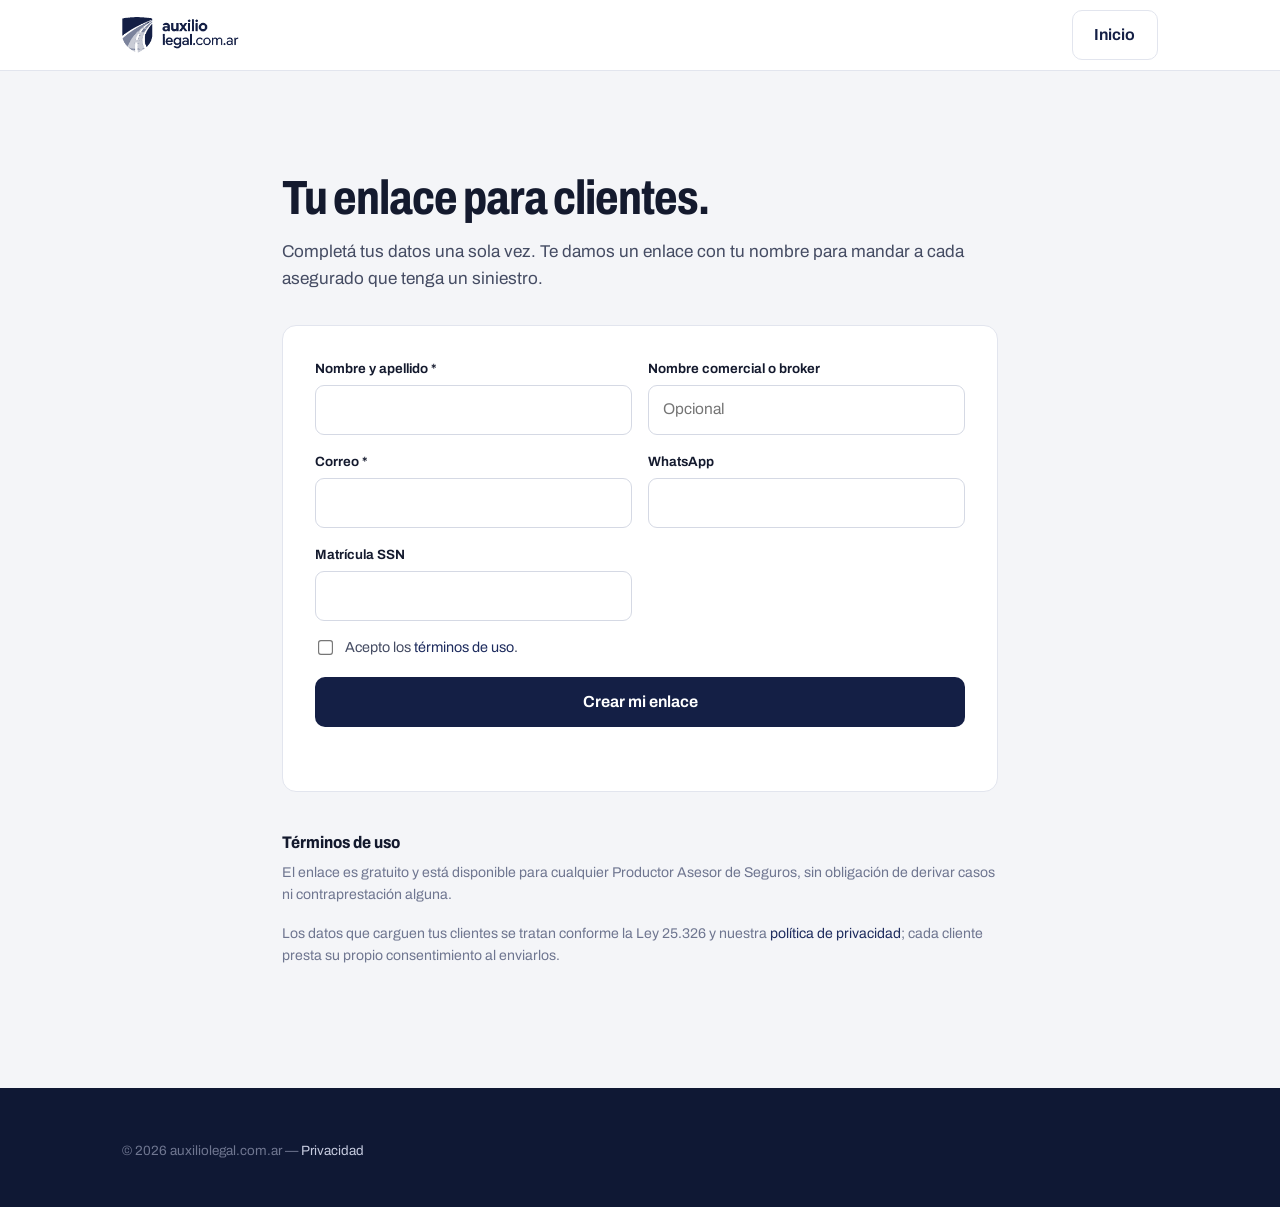
<file: enlace/index.html>
<!DOCTYPE html>
<html lang="es-AR">
<head>
<meta charset="utf-8">
<meta name="viewport" content="width=device-width, initial-scale=1">
<title>Enlace para tus clientes — AuxilioLegal</title>
<meta name="description" content="Generá tu enlace gratuito para que tus asegurados carguen su siniestro con fotos desde el celular.">
<meta name="robots" content="index,follow">
<link rel="canonical" href="https://auxiliolegal.com.ar/enlace">
<link rel="icon" type="image/png" href="/assets/favicon.png">
<link rel="preconnect" href="https://fonts.googleapis.com">
<link rel="preconnect" href="https://fonts.gstatic.com" crossorigin>
<link href="https://fonts.googleapis.com/css2?family=Archivo:wdth,wght@62..125,400..800&display=swap" rel="stylesheet">
<link rel="stylesheet" href="/assets/al.css">
<style>
[hidden]{display:none!important}
.panel{margin-top:1.4rem}
.panel h2{font-size:1.3rem;margin:0 0 .8rem}
.casos{list-style:none;margin:0;padding:0;display:grid;gap:10px}
.casos li{background:#fff;border:1px solid var(--line);border-radius:12px;padding:14px 16px;display:grid;grid-template-columns:1fr auto;gap:.2rem .8rem;align-items:center}
.casos b{color:var(--ink)} .casos .n{font-weight:750;color:var(--navy);font-variation-settings:"wdth" 85}
.casos small{grid-column:1;color:var(--muted);font-size:.85rem}
.casos a{grid-row:1/span 3;grid-column:2;font-weight:650;font-size:.9rem}
.pend{display:inline-block;background:#fff8eb;color:#8a3b00;border-radius:6px;padding:0 .4rem;font-size:.78rem;margin-left:.3rem}
.vacio{background:#fff;border:1px dashed #c7ccda;border-radius:12px;padding:16px;color:var(--muted);font-size:.93rem}
.llave{font-size:.86rem;color:var(--muted);margin-top:1rem}
</style>
</head>
<body class="app">
<header><div class="wrap nav"><a class="brand" href="/"><img src="/assets/logo.png" alt="AuxilioLegal"></a>
<a class="btn btn-ghost" href="/">Inicio</a></div></header>
<main><section class="tool"><div class="wrap doc">
<h1>Tu enlace para clientes.</h1>
<p class="sub">Completá tus datos una sola vez. Te damos un enlace con tu nombre para mandar a cada asegurado que tenga un siniestro.</p>
<form id="f" class="contact-box" novalidate>
  <div class="row2">
    <div class="field"><label for="nombre">Nombre y apellido *</label><input id="nombre" type="text" required placeholder="" autocomplete="name"></div>
    <div class="field"><label for="broker">Nombre comercial o broker</label><input id="broker" type="text" placeholder="Opcional" ></div>
    <div class="field"><label for="email">Correo *</label><input id="email" type="email" required placeholder="" autocomplete="email"></div>
    <div class="field"><label for="telefono">WhatsApp</label><input id="telefono" type="tel" placeholder="" autocomplete="tel"></div>
    <div class="field"><label for="matricula">Matrícula SSN</label><input id="matricula" type="text" placeholder="" inputmode="numeric"></div>
  </div>
  <label class="chk"><input id="acepta" type="checkbox"><span>Acepto los <a href="#terminos">términos de uso</a>.</span></label>
  <button class="btn btn-primary full" id="go" type="submit">Crear mi enlace</button>
  <p class="msg" id="msg" role="status" aria-live="polite"></p>
</form>
<div id="ok" class="contact-box done" hidden>
  <h2>Listo, este es tu enlace.</h2>
  <div class="linkbox"><input id="url" readonly><button class="btn btn-primary" id="copiar" type="button">Copiar</button></div>
  <div class="actions"><a class="btn btn-wa" id="wa" target="_blank" rel="noopener"><svg viewBox="0 0 24 24" aria-hidden="true"><path d="M12 2C6.5 2 2 6.5 2 12c0 1.8.5 3.4 1.3 4.9L2 22l5.3-1.4c1.4.8 3 1.2 4.7 1.2 5.5 0 10-4.5 10-10S17.5 2 12 2zm5.2 13.6c-.2.6-1.3 1.2-1.8 1.3-.5.1-1 .1-1.7-.1-.4-.1-.9-.3-1.6-.6-2.8-1.2-4.6-4-4.8-4.2-.1-.2-1.1-1.5-1.1-2.9s.7-2.1 1-2.4c.3-.3.6-.4.8-.4h.6c.2 0 .4 0 .6.5.2.6.8 2 .9 2.1.1.1.1.3 0 .5-.1.2-.2.3-.3.5l-.5.5c-.1.1-.3.3-.1.6.2.3.7 1.2 1.6 2 1.1 1 2 1.3 2.3 1.4.3.1.5.1.6-.1.2-.2.7-.9.9-1.2.2-.3.4-.2.7-.1.3.1 1.7.8 2 1 .3.1.5.2.6.3.1.2.1.7-.1 1.3z"/></svg>Enviar por WhatsApp</a><a class="btn btn-ghost" id="ver" target="_blank" rel="noopener">Ver cómo lo ve tu cliente</a></div>
  <p class="fine">Guardalo: es el mismo para todos tus clientes. Cada vez que alguien lo complete, el caso llega a nosotros con tu nombre.</p>
</div>
<div class="panel" id="panel" hidden>
  <h2>Mis casos</h2>
  <ul class="casos" id="casos"></ul>
  <p class="llave">Para ver tus casos desde otro dispositivo, guardá tu <a id="llave" href="#">acceso privado</a>. No lo compartas: es tu llave al panel.</p>
</div>
<div id="terminos" class="terms"><h2>Términos de uso</h2>
<p>El enlace es gratuito y está disponible para cualquier Productor Asesor de Seguros, sin obligación de derivar casos ni contraprestación alguna.</p>
<p>Los datos que carguen tus clientes se tratan conforme la Ley 25.326 y nuestra <a href="/privacidad">política de privacidad</a>; cada cliente presta su propio consentimiento al enviarlos.</p></div>
</div></section></main>
<footer><div class="wrap"><p style="font-size:.84rem;color:var(--steel)">© 2026 auxiliolegal.com.ar — <a href="/privacidad">Privacidad</a></p></div></footer>
<script src="/assets/app.js"></script>
<script>
var f=document.getElementById("f"), go=document.getElementById("go"), m=document.getElementById("msg");
function panel(c,k){ if(!k) return; var ul=document.getElementById("casos"), acc=location.origin+"/enlace?k="+c+"."+k;
  document.getElementById("llave").href=acc; document.getElementById("llave").onclick=function(ev){ ev.preventDefault(); (navigator.clipboard?navigator.clipboard.writeText(acc):Promise.reject()).catch(function(){}); this.textContent="acceso privado (copiado)"; };
  AL.rpc("casos_pas",{p_codigo:c,p_secreto:k}).then(function(a){ if(!Array.isArray(a)||!a.length) return;
    var cs=a.filter(function(x){return x.numero;}), ET=["","Relevamiento","Reclamo extrajudicial","Mediación","Acuerdo y cobro","Litigio","Rendición"];
    ul.innerHTML=""; if(!cs.length){ ul.outerHTML='<p class="vacio">Todavía no entraron casos por tu enlace. Cuando un cliente lo complete, aparece acá con su número.</p>'; }
    cs.forEach(function(x){ var li=document.createElement("li"), d=new Date(x.creado_en);
      li.innerHTML='<span><span class="n"></span> · <b></b></span><small></small><a target="_blank" rel="noopener">Ver</a>';
      li.querySelector(".n").textContent=x.numero; li.querySelector("b").textContent=x.cliente;
      li.querySelector("small").textContent="Etapa "+(x.etapa||1)+": "+ET[x.etapa||1]+" · cargado el "+d.toLocaleDateString("es-AR");
      if(!x.denuncia_hecha){ var s=document.createElement("span"); s.className="pend"; s.textContent="denuncia al seguro pendiente"; li.querySelector("small").appendChild(s); }
      li.querySelector("a").href="/seguimiento?c="+x.codigo; ul.appendChild(li); });
    document.getElementById("panel").hidden=false; }).catch(function(){}); }
function mostrar(c){ var u=location.origin+"/s?p="+c; document.getElementById("url").value=u;
  document.getElementById("wa").href="https://wa.me/?text="+encodeURIComponent("Para iniciar el reclamo de tu siniestro, completá tus datos y subí las fotos acá: "+u);
  document.getElementById("ver").href=u; f.hidden=true; document.getElementById("ok").hidden=false; }
var K=new URLSearchParams(location.search).get("k")||"";
if(/^[a-z0-9]{10,24}\.[a-z0-9]{20,40}$/.test(K)){ try{ localStorage.setItem("al_pas_codigo",K.split(".")[0]); localStorage.setItem("al_pas_secreto",K.split(".")[1]); }catch(x){} history.replaceState(null,"","/enlace"); }
try{ var prev=localStorage.getItem("al_pas_codigo"); if(prev){ mostrar(prev); panel(prev,localStorage.getItem("al_pas_secreto")); } }catch(x){}
document.getElementById("copiar").addEventListener("click",function(){ var i=document.getElementById("url"); i.select();
  (navigator.clipboard?navigator.clipboard.writeText(i.value):Promise.reject()).catch(function(){document.execCommand("copy");}); this.textContent="Copiado"; });
f.addEventListener("submit",function(e){ e.preventDefault();
  if(!AL.val("nombre")||!AL.val("email")) return AL.say(m,"Completá nombre y correo.",false);
  if(!/^[^@\s]+@[^@\s]+\.[^@\s]+$/.test(AL.val("email"))) return AL.say(m,"Revisá el correo.",false);
  if(!AL.val("acepta")) return AL.say(m,"Necesitamos que aceptes los términos.",false);
  go.disabled=true; go.textContent="Creando...";
  var c=AL.code(10), k=AL.code(24);
  AL.post("pas_links",{codigo:c,secreto:k,nombre:AL.val("nombre"),broker:AL.val("broker"),email:AL.val("email"),telefono:AL.val("telefono"),matricula:AL.val("matricula"),acepta_terminos:true})
  .then(function(r){ if(!r.ok) throw 0; try{localStorage.setItem("al_pas_codigo",c);localStorage.setItem("al_pas_secreto",k);}catch(x){} mostrar(c); panel(c,k); })
  .catch(function(){ AL.say(m,"No pudimos crear el enlace. Probá de nuevo o escribinos por WhatsApp.",false); go.disabled=false; go.textContent="Crear mi enlace"; });
});
</script>
</body>
</html>
</file>
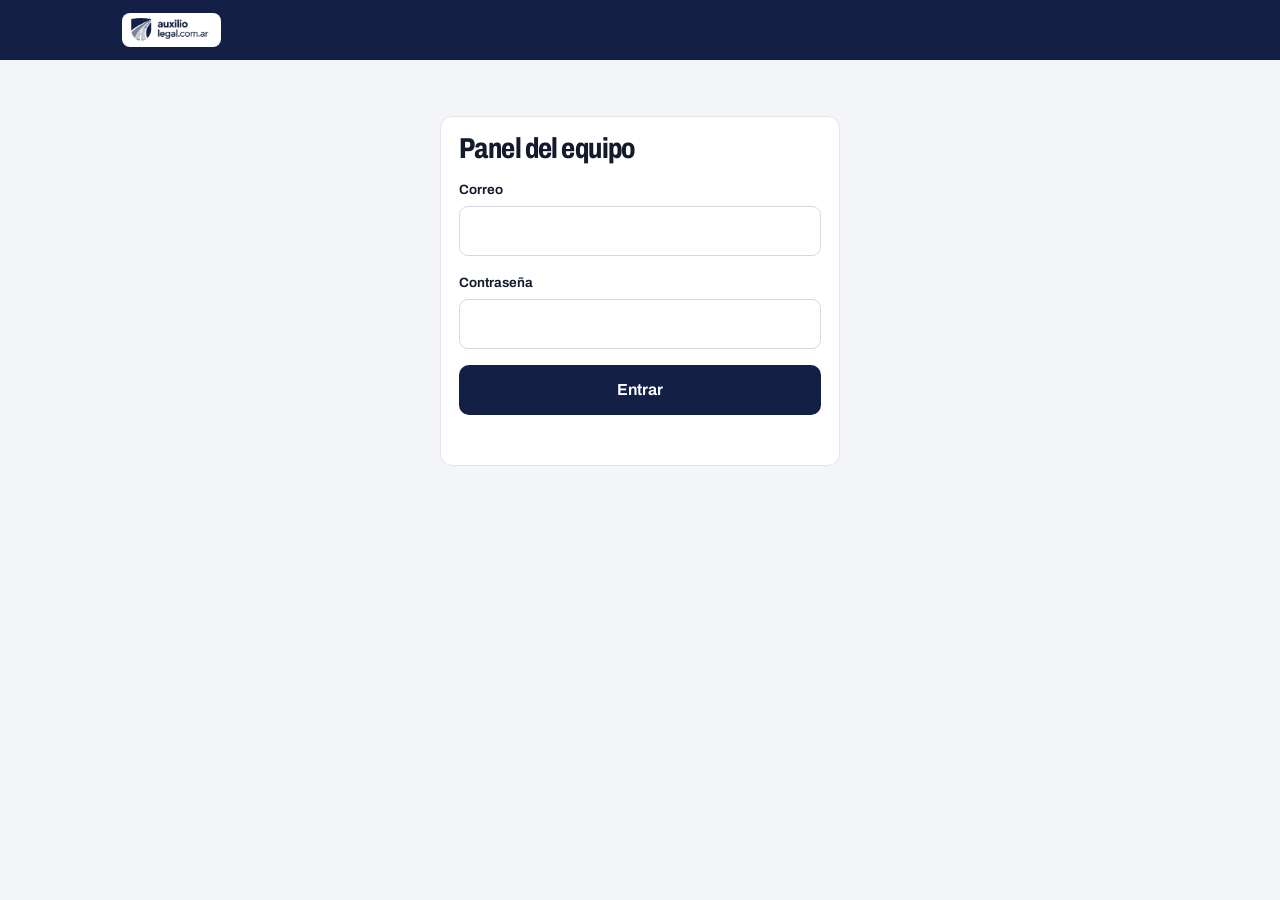
<file: panel/index.html>
<!DOCTYPE html>
<html lang="es-AR">
<head>
<meta charset="utf-8">
<meta name="viewport" content="width=device-width, initial-scale=1">
<title>Panel del equipo — AuxilioLegal</title>
<meta name="robots" content="noindex,nofollow">
<meta name="referrer" content="no-referrer">
<link rel="icon" type="image/png" href="/assets/favicon.png">
<link href="https://fonts.googleapis.com/css2?family=Archivo:wdth,wght@62..125,400..800&display=swap" rel="stylesheet">
<link rel="stylesheet" href="/assets/al.css">
<style>
[hidden]{display:none!important}
body{background:var(--fog)}
main section{padding:0}
.tabla-w{overflow-x:auto;border-radius:10px}
.tabla{min-width:620px}
.ph{background:var(--navy);color:#fff}
.ph .wrap{display:flex;align-items:center;gap:14px;height:60px}
.ph .logo{background:#fff;border-radius:8px;padding:5px 9px;margin-right:auto}
.ph .logo img{height:24px}
.ph .who{font-size:.86rem;color:#c9cee0}
.ph button{background:transparent;border:1px solid rgba(255,255,255,.35);color:#fff;border-radius:8px;padding:.35rem .75rem;font:inherit;font-size:.85rem;cursor:pointer}
.tabs{display:flex;gap:4px;margin:18px 0 14px;border-bottom:1px solid var(--line)}
.tabs button{background:none;border:0;border-bottom:3px solid transparent;padding:.6rem .9rem;font:inherit;font-weight:650;color:var(--muted);cursor:pointer}
.tabs button[aria-selected=true]{color:var(--navy);border-bottom-color:var(--road)}
.tabs .tab-link{margin-left:auto;align-self:center;padding:.4rem .8rem;font-weight:650;font-size:.9rem;color:var(--navy);text-decoration:none;border:1px solid var(--line);border-radius:8px;margin-bottom:6px}
.card{background:#fff;border:1px solid var(--line);border-radius:12px;padding:18px}
.login{max-width:400px;margin:56px auto}
.login h1{font-size:1.8rem;max-width:none;margin-bottom:1rem}
.bar2{display:flex;flex-wrap:wrap;gap:8px;align-items:center;margin-bottom:12px}
.bar2 input[type=search]{flex:1 1 220px}
.bar2 select{width:auto}
.bar2 label{display:flex;gap:.4rem;align-items:center;margin:0;font-weight:500;font-size:.88rem}
.lista{display:grid;gap:8px}
.fila{display:grid;grid-template-columns:120px 1fr auto;gap:4px 14px;align-items:center;background:#fff;border:1px solid var(--line);border-radius:10px;padding:12px 14px;cursor:pointer;text-align:left;font:inherit;color:inherit;width:100%}
.fila:hover{border-color:var(--navy)}
.fila .n{font-weight:750;color:var(--navy);font-variation-settings:"wdth" 85}
.fila .q{color:var(--ink);font-weight:600}
.fila small{grid-column:2/4;color:var(--muted);font-size:.84rem}
@media(max-width:600px){.fila{grid-template-columns:1fr auto}.fila small{grid-column:1/3}.fila .q{grid-column:1/3;grid-row:2}}
.tag{display:inline-block;border-radius:6px;padding:0 .45rem;font-size:.76rem;font-weight:650;margin-left:.3rem;white-space:nowrap}
.t-pend{background:#fff1d6;color:#8a3b00}.t-les{background:#fde8e8;color:#9b1c1c}.t-est{background:#eef1f8;color:var(--navy)}
.det h2{max-width:none;font-size:1.5rem;margin:0 0 .3rem}
.grid2{display:grid;grid-template-columns:1fr 1fr;gap:16px}
@media(max-width:760px){.grid2{grid-template-columns:1fr}}
dl{display:grid;grid-template-columns:140px 1fr;gap:6px 12px;margin:0;font-size:.93rem}
dt{color:var(--muted)} dd{margin:0;color:var(--ink);word-break:break-word}
.det h3{font-size:1rem;margin:0 0 .7rem}
.fotos{display:grid;grid-template-columns:repeat(auto-fill,minmax(110px,1fr));gap:8px}
.fotos a{display:block;border-radius:8px;overflow:hidden;border:1px solid var(--line);background:var(--fog);aspect-ratio:1;position:relative}
.fotos img{width:100%;height:100%;object-fit:cover}
.fotos span{position:absolute;left:0;right:0;bottom:0;background:rgba(20,31,69,.75);color:#fff;font-size:.7rem;padding:2px 6px}
.fotos .pdf{display:flex;align-items:center;justify-content:center;font-weight:700;color:var(--navy)}
.ok{color:#1d7a4c}.err{color:#b3261e}
.mini{font-size:.84rem;color:var(--muted)}
.tabla{width:100%;border-collapse:collapse;font-size:.92rem;background:#fff;border-radius:10px;overflow:hidden}
.tabla th,.tabla td{padding:10px 12px;border-bottom:1px solid var(--line);text-align:left;vertical-align:top}
.tabla th{font-size:.8rem;color:var(--muted);font-weight:650}
.clave{font-family:ui-monospace,Menlo,monospace;font-size:1.2rem;background:var(--fog);padding:.4rem .7rem;border-radius:8px;display:inline-block;letter-spacing:.04em}
.btn-s{min-height:38px;padding:0 .9rem;font-size:.9rem}
.nov-p{list-style:none;margin:0;padding:0}.nov-p li{border-left:3px solid var(--line);padding:0 0 10px 12px}.nov-p time{font-size:.78rem;color:var(--muted)}.nov-p p{margin:0;white-space:pre-line;font-size:.92rem;color:var(--ink)}
.ped{border-top:1px solid var(--line);padding:10px 0;display:grid;gap:4px}.ped.recibido b{color:#1d7a4c}.ped.cancelado{opacity:.5}.ped .btn{justify-self:start}
.vacio{background:#fff;border:1px dashed #c7ccda;border-radius:12px;padding:18px;color:var(--muted)}
</style>
</head>
<body>
<header class="ph"><div class="wrap"><span class="logo"><img src="/assets/logo.png" alt="AuxilioLegal"></span><span class="who" id="who"></span><button id="salir" hidden>Salir</button></div></header>
<main class="wrap" style="padding-bottom:60px">

<section id="v-login" class="login card" hidden>
  <h1>Panel del equipo</h1>
  <form id="f-login" novalidate>
    <div class="field"><label for="l-email">Correo</label><input id="l-email" type="email" autocomplete="username" required></div>
    <div class="field"><label for="l-pass">Contraseña</label><input id="l-pass" type="password" autocomplete="current-password" required></div>
    <button class="btn btn-primary full" type="submit">Entrar</button>
    <p class="msg" id="l-msg" role="status"></p>
  </form>
</section>

<section id="v-clave" class="login card" hidden>
  <h1>Elegí tu contraseña</h1>
  <p class="mini">Entraste con una contraseña temporal. Elegí una propia de al menos 10 caracteres.</p>
  <form id="f-clave" novalidate>
    <div class="field"><label for="c-1">Nueva contraseña</label><input id="c-1" type="password" autocomplete="new-password" minlength="10" required></div>
    <div class="field"><label for="c-2">Repetila</label><input id="c-2" type="password" autocomplete="new-password" required></div>
    <button class="btn btn-primary full" type="submit">Guardar contraseña</button>
    <p class="msg" id="c-msg" role="status"></p>
  </form>
</section>

<section id="v-app" hidden>
  <div class="tabs" role="tablist">
    <button role="tab" data-tab="casos" aria-selected="true">Casos</button>
    <button role="tab" data-tab="consultas" aria-selected="false">Consultas</button>
    <button role="tab" data-tab="equipo" aria-selected="false" id="tab-equipo" hidden>Equipo</button>
    <a class="tab-link" href="/nota">Nota de reclamo</a>
  </div>

  <div id="t-casos">
    <div id="casos-lista">
      <div class="bar2">
        <input type="search" id="q" placeholder="Buscar por número, nombre, patente o teléfono">
        <select id="f-estado"><option value="">Todos los estados</option><option value="nuevo">Nuevos</option><option value="revision">En revisión</option><option value="tomado">Tomados</option><option value="descartado">Descartados</option></select>
        <label><input type="checkbox" id="f-pend"> Denuncia pendiente</label>
        <label><input type="checkbox" id="f-bienv"> Sin bienvenida</label>
      </div>
      <div class="lista" id="lista"></div>
    </div>
    <div id="casos-det" hidden></div>
  </div>

  <div id="t-consultas" hidden><div class="lista" id="consultas"></div></div>

  <div id="t-equipo" hidden>
    <div class="card" style="margin-bottom:16px">
      <h3 style="margin:0 0 .8rem">Agregar usuario</h3>
      <form id="f-nuevo" class="grid2" novalidate style="align-items:end">
        <div class="field" style="margin:0"><label for="n-nombre">Nombre</label><input id="n-nombre" required></div>
        <div class="field" style="margin:0"><label for="n-email">Correo</label><input id="n-email" type="email" required></div>
        <div class="field" style="margin:0"><label for="n-rol">Permisos</label><select id="n-rol"><option value="miembro">Miembro: ve y actualiza casos</option><option value="admin">Administrador: además gestiona usuarios</option></select></div>
        <button class="btn btn-primary" type="submit">Crear usuario</button>
      </form>
      <p class="msg" id="n-msg" role="status" style="text-align:left"></p>
      <div id="n-ok" hidden style="margin-top:.6rem">
        <p style="margin:0 0 .4rem">Contraseña temporal (se muestra una sola vez):</p>
        <span class="clave" id="n-clave"></span>
        <div class="actions" style="margin-top:.8rem"><a class="btn btn-wa btn-s" id="n-wa" target="_blank" rel="noopener">Enviarla por WhatsApp</a><button class="btn btn-ghost btn-s" type="button" id="n-copy">Copiar mensaje</button></div>
      </div>
    </div>
    <div class="tabla-w"><table class="tabla"><thead><tr><th>Nombre</th><th>Correo</th><th>Permisos</th><th>Estado</th><th></th></tr></thead><tbody id="equipo"></tbody></table></div>
  </div>
</section>
</main>

<script>
(function(){
  var U="https://hfwqpjmbqsjtdyeajhqv.supabase.co", K="sb_publishable_bVyhboFI2QwZqvKTOF9Quw_klcuXkdV";
  var S=null, YO=null, PAS={}, CASOS=[];
  var ETAPAS=["Relevamiento pericial","Reclamo extrajudicial","Mediación prejudicial","Acuerdo y cobro","Litigio selectivo","Rendición"];
  var ESTADOS={nuevo:"Nuevo",revision:"En revisión",tomado:"Tomado",descartado:"Descartado"};
  var $=function(id){return document.getElementById(id);};
  function h(tag,attrs,kids){ var e=document.createElement(tag); attrs=attrs||{};
    for(var k in attrs){ if(k==="text") e.textContent=attrs[k]; else if(k==="class") e.className=attrs[k]; else if(k.slice(0,2)==="on") e.addEventListener(k.slice(2),attrs[k]); else if(attrs[k]!=null) e.setAttribute(k,attrs[k]); }
    (kids||[]).forEach(function(c){ if(c!=null) e.appendChild(typeof c==="string"?document.createTextNode(c):c); }); return e; }
  function say(el,t,ok){ el.textContent=t; el.className="msg "+(ok?"ok":"err"); }
  function fecha(iso){ if(!iso) return "—"; var d=new Date(iso.length===10?iso+"T12:00:00":iso); return d.toLocaleDateString("es-AR",{day:"2-digit",month:"2-digit",year:"numeric",timeZone:"America/Argentina/Mendoza"}); }
  function hora(iso){ return new Date(iso).toLocaleString("es-AR",{day:"2-digit",month:"2-digit",hour:"2-digit",minute:"2-digit",timeZone:"America/Argentina/Mendoza"}); }
  function hoy(){ return new Date(Date.now()-3*36e5).toISOString().slice(0,10); }
  function wa(t){ var d=(t||"").replace(/\D/g,""); if(!d) return ""; if(d.indexOf("54")!==0){ d=d.replace(/^0/,""); d="549"+d; } return "https://wa.me/"+d; }

  /* ---- sesión ---- */
  function guardar(s){ S={at:s.access_token,rt:s.refresh_token,exp:Date.now()+(s.expires_in-60)*1000}; try{ sessionStorage.setItem("al_panel",JSON.stringify(S)); }catch(x){} }
  function auth(path,body){ return fetch(U+"/auth/v1/"+path,{method:"POST",headers:{apikey:K,"Content-Type":"application/json"},body:JSON.stringify(body)}).then(function(r){ return r.json().then(function(j){ if(!r.ok) throw j; return j; }); }); }
  function token(){ if(!S) return Promise.reject("sin sesión"); if(Date.now()<S.exp) return Promise.resolve(S.at);
    return auth("token?grant_type=refresh_token",{refresh_token:S.rt}).then(function(j){ guardar(j); return S.at; }).catch(function(e){ salir(); throw e; }); }
  function api(path,opt){ opt=opt||{}; return token().then(function(t){
      return fetch(U+path,{method:opt.method||"GET",headers:Object.assign({apikey:K,Authorization:"Bearer "+t,"Content-Type":"application/json"},opt.headers||{}),body:opt.body?JSON.stringify(opt.body):undefined}); })
    .then(function(r){ if(r.status===401){ salir(); throw new Error("Sesión vencida"); } return r.text().then(function(x){ var j=x?JSON.parse(x):null; if(!r.ok) throw new Error((j&&(j.message||j.error))||("Error "+r.status)); return j; }); }); }
  function salir(){ S=null; YO=null; try{ sessionStorage.removeItem("al_panel"); }catch(x){} vista("login"); $("who").textContent=""; $("salir").hidden=true; }
  function vista(v){ ["login","clave","app"].forEach(function(x){ $("v-"+x).hidden=x!==v; }); }

  $("f-login").addEventListener("submit",function(e){ e.preventDefault(); var m=$("l-msg");
    say(m,"Entrando…",true);
    auth("token?grant_type=password",{email:$("l-email").value.trim(),password:$("l-pass").value})
      .then(function(j){ guardar(j); $("l-pass").value=""; return iniciar(); })
      .catch(function(){ say(m,"Correo o contraseña incorrectos.",false); }); });
  $("salir").addEventListener("click",function(){ token().then(function(t){ fetch(U+"/auth/v1/logout",{method:"POST",headers:{apikey:K,Authorization:"Bearer "+t}}); }).catch(function(){}); salir(); });

  $("f-clave").addEventListener("submit",function(e){ e.preventDefault(); var m=$("c-msg"), a=$("c-1").value, b=$("c-2").value;
    if(a.length<10) return say(m,"Tiene que tener al menos 10 caracteres.",false);
    if(a!==b) return say(m,"Las dos contraseñas no coinciden.",false);
    token().then(function(t){ return fetch(U+"/auth/v1/user",{method:"PUT",headers:{apikey:K,Authorization:"Bearer "+t,"Content-Type":"application/json"},body:JSON.stringify({password:a})}); })
      .then(function(r){ if(!r.ok) return r.json().then(function(j){ throw new Error(j.msg||j.message||"No se pudo guardar"); }); return api("/rest/v1/rpc/clave_cambiada",{method:"POST",body:{}}); })
      .then(function(){ $("c-1").value=$("c-2").value=""; YO.debe_cambiar=false; entrar(); })
      .catch(function(err){ say(m,/weak|pwned|leaked/i.test(err.message)?"Esa contraseña es débil o apareció en filtraciones. Elegí otra.":err.message,false); }); });

  function iniciar(){ return api("/rest/v1/rpc/mi_perfil",{method:"POST",body:{}}).then(function(a){
      if(!a||!a.length){ salir(); say($("l-msg"),"Tu usuario no tiene acceso al panel. Pedile el alta a un administrador.",false); return; }
      YO=a[0]; $("who").textContent=YO.nombre; $("salir").hidden=false;
      if(YO.debe_cambiar){ vista("clave"); return; } entrar(); }); }
  function entrar(){ vista("app"); $("tab-equipo").hidden=YO.rol!=="admin"; cargarCasos(); }

  /* ---- pestañas ---- */
  [].forEach.call(document.querySelectorAll("[data-tab]"),function(b){ b.addEventListener("click",function(){ tab(b.dataset.tab); }); });
  function tab(n){ [].forEach.call(document.querySelectorAll("[data-tab]"),function(b){ b.setAttribute("aria-selected",b.dataset.tab===n?"true":"false"); });
    ["casos","consultas","equipo"].forEach(function(x){ $("t-"+x).hidden=x!==n; });
    if(n==="consultas") cargarConsultas(); if(n==="equipo") cargarEquipo(); if(n==="casos"){ $("casos-det").hidden=true; $("casos-lista").hidden=false; } }

  /* ---- casos ---- */
  function cargarCasos(){
    $("lista").replaceChildren(h("p",{class:"mini",text:"Cargando casos…"}));
    Promise.all([
      api("/rest/v1/siniestros_web?select=*,seguimientos(codigo,etapa,proximo_paso,ultimo_movimiento)&order=creado_en.desc&limit=1000"),
      api("/rest/v1/pas_links?select=codigo,nombre,broker,telefono,email,matricula")
    ]).then(function(r){ CASOS=r[0]||[]; PAS={}; (r[1]||[]).forEach(function(p){ PAS[p.codigo]=p; }); pintarLista();
      var q=new URLSearchParams(location.search).get("caso"); if(q){ var c=CASOS.find(function(x){return x.numero===q;}); if(c) detalle(c); history.replaceState(null,"","/panel"); }
    }).catch(function(e){ $("lista").replaceChildren(h("p",{class:"err",text:"No se pudieron cargar los casos: "+e.message})); }); }
  ["q","f-estado","f-pend","f-bienv"].forEach(function(id){ $(id).addEventListener("input",pintarLista); });
  function pintarLista(){ var q=$("q").value.trim().toLowerCase(), est=$("f-estado").value, pend=$("f-pend").checked, ul=$("lista");
    var l=CASOS.filter(function(c){ if(est&&(c.estado||"nuevo")!==est) return false; if(pend&&c.denuncia_hecha) return false; if($("f-bienv").checked&&c.bienvenida_wa_en) return false;
      if(!q) return true; return [c.numero,c.asegurado_nombre,c.dominio,c.asegurado_telefono,c.tercero_dominio].join(" ").toLowerCase().indexOf(q)>=0; });
    ul.replaceChildren();
    if(!l.length){ ul.appendChild(h("p",{class:"vacio",text:CASOS.length?"No hay casos con ese filtro.":"Todavía no entraron casos. Cuando alguien cargue un siniestro, aparece acá."})); return; }
    l.forEach(function(c){ var s=(c.seguimientos||[])[0], p=PAS[c.pas_codigo];
      var small=h("small",{text:"Cargado "+hora(c.creado_en)+" · siniestro del "+fecha(c.fecha_siniestro)+" · "+(p?(p.broker||p.nombre):"sin productor")+" · origen "+(c.origen||"web")+(s?" · etapa "+s.etapa:"")});
      ul.appendChild(h("button",{class:"fila",type:"button",onclick:function(){ detalle(c); }},[
        h("span",{class:"n",text:c.numero||"sin número"}),
        h("span",{class:"q",text:c.asegurado_nombre}),
        h("span",{},[ h("span",{class:"tag t-est",text:ESTADOS[c.estado]||c.estado||"Nuevo"}), c.denuncia_hecha?null:h("span",{class:"tag t-pend",text:"denuncia pendiente"}), c.hubo_lesiones?h("span",{class:"tag t-les",text:"lesionados"}):null, c.bienvenida_wa_en?null:h("span",{class:"tag t-pend",text:"sin bienvenida"}) ]),
        small])); }); }

  function dl(pares){ var d=h("dl"); pares.forEach(function(p){ if(p[1]===null||p[1]===undefined||p[1]==="") return; d.appendChild(h("dt",{text:p[0]})); d.appendChild(h("dd",{},[p[1]])); }); if(!d.children.length) d.appendChild(h("dd",{class:"mini",style:"grid-column:1/3",text:"Sin datos cargados."})); return d; }
  function detalle(c){ var s=(c.seguimientos||[])[0], p=PAS[c.pas_codigo], box=$("casos-det");
    $("casos-lista").hidden=true; box.hidden=false; window.scrollTo(0,0);
    var si=function(b){ return b?"Sí":"No"; };
    var waC=wa(c.asegurado_telefono);
    var fot=h("div",{class:"fotos"}); var fotosCard=h("div",{class:"card"},[h("h3",{text:"Fotos y documentos ("+(c.fotos||[]).length+")"}),fot]);
    if(!(c.fotos||[]).length) fot.appendChild(h("p",{class:"mini",text:"No subió archivos."}));
    else api("/storage/v1/object/sign/siniestros",{method:"POST",body:{expiresIn:900,paths:c.fotos}}).then(function(a){
      (a||[]).forEach(function(x){ if(!x.signedURL) return; var url=U+"/storage/v1"+x.signedURL, nom=x.path.split("/").pop(), pdf=/\.pdf$/i.test(nom);
        fot.appendChild(h("a",{href:url,target:"_blank",rel:"noopener"},[ pdf?h("div",{class:"pdf",style:"height:100%",text:"PDF"}):h("img",{src:url,alt:nom,loading:"lazy"}), h("span",{text:nom.replace(/\.\w+$/,"")}) ])); }); })
      .catch(function(e){ fot.appendChild(h("p",{class:"err",text:"No se pudieron abrir los archivos: "+e.message})); });

    var selEt=h("select",{id:"d-etapa"}); ETAPAS.forEach(function(t,i){ var o=h("option",{value:i+1,text:(i+1)+". "+t}); if(s&&s.etapa===i+1) o.selected=true; selEt.appendChild(o); });
    var selEs=h("select",{id:"d-estado"}); Object.keys(ESTADOS).forEach(function(k){ var o=h("option",{value:k,text:ESTADOS[k]}); if((c.estado||"nuevo")===k) o.selected=true; selEs.appendChild(o); });
    var prox=h("textarea",{id:"d-prox",rows:"3"}); prox.value=s?(s.proximo_paso||""):"";
    var notas=h("textarea",{id:"d-notas",rows:"4",placeholder:"Solo las ve el equipo"}); notas.value=c.notas_internas||"";
    var msg=h("p",{class:"msg",role:"status",style:"text-align:left"});
    var guardarBtn=h("button",{class:"btn btn-primary",type:"button",text:"Guardar cambios",onclick:function(){
      guardarBtn.disabled=true; say(msg,"Guardando…",true);
      var ps=[api("/rest/v1/siniestros_web?id=eq."+c.id,{method:"PATCH",headers:{Prefer:"return=minimal"},body:{estado:selEs.value,notas_internas:notas.value.trim()||null}})];
      if(s) ps.push(api("/rest/v1/seguimientos?codigo=eq."+encodeURIComponent(s.codigo),{method:"PATCH",headers:{Prefer:"return=minimal"},body:{etapa:+selEt.value,proximo_paso:prox.value.trim()||null,ultimo_movimiento:hoy()}}));
      Promise.all(ps).then(function(){ c.estado=selEs.value; c.notas_internas=notas.value.trim()||null; if(s){ s.etapa=+selEt.value; s.proximo_paso=prox.value.trim(); s.ultimo_movimiento=hoy(); }
        say(msg,"Guardado. El cliente y el productor ya ven la etapa nueva.",true); guardarBtn.disabled=false; })
      .catch(function(e){ say(msg,"No se pudo guardar: "+e.message,false); guardarBtn.disabled=false; }); }});
    var segUrl=s?"https://auxiliolegal.com.ar/seguimiento?c="+s.codigo:null;

    box.replaceChildren(h("div",{class:"det"},[
      h("button",{class:"btn btn-ghost btn-s",type:"button",text:"← Volver a la lista",onclick:function(){ box.hidden=true; $("casos-lista").hidden=false; pintarLista(); }}),
      h("div",{style:"margin:16px 0 14px"},[ h("h2",{text:(c.numero||"Sin número")+" · "+c.asegurado_nombre}),
        h("p",{class:"mini",text:"Cargado el "+hora(c.creado_en)+" · origen "+(c.origen||"web")}),
        h("div",{class:"actions",style:"margin-top:.6rem"},[ waC?h("a",{class:"btn btn-wa btn-s",href:waC,target:"_blank",rel:"noopener",text:"WhatsApp al cliente"}):null,
          (waC&&!c.bienvenida_wa_en)?h("button",{class:"btn btn-road btn-s",type:"button",text:"Mandar bienvenida",onclick:function(ev){
            var nom=(c.asegurado_nombre||"").split(" ")[0], btn=ev.currentTarget;
            var txt="Hola "+nom+", soy del equipo de AuxilioLegal. Recibimos los datos de tu siniestro: tu número de caso es "+(c.numero||"")+".\n\n"+
              "Ya estamos revisando la documentación. En las próximas horas te contamos si podemos tomar el caso y cómo trabajamos, siempre por escrito y sin adelantos.\n\n"+
              (c.denuncia_hecha?"":"Importante: si todavía no denunciaste el choque en tu seguro, hacelo dentro de los 3 días.\n\n")+
              "Mientras tanto, no firmes nada con la aseguradora sin consultarnos y guardá los tickets de traslados y gastos.\n\n"+
              (segUrl?"Seguí tu caso acá (guardá el enlace, es personal):\n"+segUrl+"\n\n":"")+"Cualquier duda, escribinos por acá.";
            window.open(waC+"?text="+encodeURIComponent(txt),"_blank");
            api("/rest/v1/siniestros_web?id=eq."+c.id,{method:"PATCH",headers:{Prefer:"return=minimal"},body:{bienvenida_wa_en:new Date().toISOString()}})
              .then(function(){ c.bienvenida_wa_en=new Date().toISOString(); btn.textContent="Bienvenida enviada"; btn.disabled=true; }).catch(function(){}); }}):null,
          c.numero?h("a",{class:"btn btn-road btn-s",href:"/nota?caso="+encodeURIComponent(c.numero),text:"Nota de reclamo"}):null,
          segUrl?h("a",{class:"btn btn-ghost btn-s",href:segUrl,target:"_blank",rel:"noopener",text:"Ver su seguimiento"}):null,
          (segUrl&&waC)?h("button",{class:"btn btn-wa btn-s",type:"button",text:"Mandarle su seguimiento",onclick:function(){
            var et=s?(+selEt.value):1, px=prox.value.trim();
            var txt="Hola "+(c.asegurado_nombre||"").split(" ")[0]+", te escribimos de AuxilioLegal por tu caso "+(c.numero||"")+".\n"+
              "Está en la etapa "+et+" de 6: "+ETAPAS[et-1].toLowerCase()+"."+(px?"\nPróximo paso: "+px:"")+
              "\n\nSeguí tu reclamo cuando quieras en este enlace (guardalo, es personal):\n"+segUrl;
            window.open(waC+"?text="+encodeURIComponent(txt),"_blank"); }}):null ]) ]),
      h("div",{class:"grid2"},[
        h("div",{class:"card"},[ h("h3",{text:"Avance del caso"}),
          h("div",{class:"field"},[h("label",{for:"d-estado",text:"Estado interno"}),selEs]),
          h("div",{class:"field"},[h("label",{for:"d-etapa",text:"Etapa que ve el cliente"}),selEt]),
          h("div",{class:"field"},[h("label",{for:"d-prox",text:"Próximo paso (lo ve el cliente)"}),prox]),
          h("div",{class:"field"},[h("label",{for:"d-notas",text:"Notas internas"}),notas]),
          guardarBtn, msg ]),
        h("div",{class:"card"},[ h("h3",{text:"Cliente"}), dl([["Nombre",c.asegurado_nombre],["DNI",c.asegurado_dni],["Celular",c.asegurado_telefono],["Correo",c.asegurado_email],["Patente",c.dominio],["Su seguro",c.aseguradora_propia],["Denuncia al seguro",c.denuncia_hecha?"Hecha":"PENDIENTE"],["Productor",p?(p.nombre+(p.broker?" · "+p.broker:"")+(p.telefono?" · "+p.telefono:"")):"Sin productor"]]) ]),
        h("div",{class:"card"},[ h("h3",{text:"Siniestro"}), dl([["Fecha",fecha(c.fecha_siniestro)+(c.hora?" · "+c.hora:"")],["Lugar",c.lugar],["Relato",c.relato],["Lesionados",si(c.hubo_lesiones)+(c.hubo_lesiones?(c.consentimiento_salud?" (con consentimiento)":" (sin consentimiento expreso)"):"")],["Policía",si(c.intervino_policia)]]) ]),
        h("div",{class:"card"},[ h("h3",{text:"El otro vehículo"}), dl([["Patente",c.tercero_dominio],["Conductor",c.tercero_nombre],["Teléfono",c.tercero_telefono],["Compañía",c.tercero_aseguradora],["Póliza",c.tercero_poliza]]) ]),
      ]),
      h("div",{class:"grid2",style:"margin-top:16px"},[ comunicacion(c), pedidos(c) ]),
      h("div",{style:"margin-top:16px"},[fotosCard])
    ])); }

  function comunicacion(c){
    var lista=h("ul",{class:"nov-p"}), txt=h("textarea",{rows:"3",placeholder:"Ej.: Presentamos el reclamo. La aseguradora tiene 30 días para responder."}), vis=h("input",{type:"checkbox"}); vis.checked=true;
    var msg=h("p",{class:"msg",style:"text-align:left"}), info=h("p",{class:"mini",style:"margin:.4rem 0 0"});
    function cargar(){ api("/rest/v1/movimientos?siniestro_id=eq."+c.id+"&select=creado_en,tipo,texto,visible_cliente&order=creado_en.desc&limit=100").then(function(a){ lista.replaceChildren();
        a.forEach(function(m){ lista.appendChild(h("li",{},[ h("time",{text:hora(m.creado_en)+(m.visible_cliente?"":" · interno")}), h("p",{text:m.texto}) ])); });
        if(!a.length) lista.appendChild(h("li",{class:"mini",text:"Sin novedades todavía."})); }).catch(function(){});
      api("/rest/v1/correos_log?siniestro_id=eq."+c.id+"&select=en,tipo&order=en.desc&limit=20").then(function(a){
        info.textContent= !c.asegurado_email ? "No dejó correo: las novedades las ve solo en su panel." : (a.length ? "Correos enviados: "+a.map(function(x){return x.tipo+" ("+hora(x.en)+")";}).join(", ") : "Todavía no se le envió ningún correo."); }).catch(function(){}); }
    var enviar=h("button",{class:"btn btn-primary btn-s",type:"button",text:"Publicar novedad",onclick:function(){
      var t=txt.value.trim(); if(t.length<3) return say(msg,"Escribí el mensaje.",false); enviar.disabled=true;
      api("/rest/v1/movimientos",{method:"POST",headers:{Prefer:"return=minimal"},body:{siniestro_id:c.id,tipo:"mensaje",texto:t,visible_cliente:vis.checked}})
        .then(function(){ txt.value=""; say(msg,vis.checked?(c.asegurado_email?"Publicado. Le llega también por correo.":"Publicado en su panel."):"Guardado como nota interna.",true); cargar(); })
        .catch(function(e){ say(msg,"No se pudo: "+e.message,false); }).then(function(){ enviar.disabled=false; }); }});
    cargar();
    return h("div",{class:"card"},[ h("h3",{text:"Novedades para el cliente"}), txt,
      h("label",{class:"chk",style:"margin:.6rem 0"},[vis,h("span",{text:"Que la vea el cliente (y le llegue por correo)"})]), enviar, msg, info,
      h("div",{style:"margin-top:1rem;max-height:340px;overflow:auto"},[lista]) ]); }

  function pedidos(c){
    var lista=h("div"), inp=h("input",{placeholder:"Ej.: Presupuesto del taller"}), msg=h("p",{class:"msg",style:"text-align:left"});
    function cargar(){ api("/rest/v1/pedidos_doc?siniestro_id=eq."+c.id+"&select=*&order=creado_en").then(function(a){ lista.replaceChildren();
      if(!a.length) lista.appendChild(h("p",{class:"mini",text:"No hay pedidos."}));
      a.forEach(function(p){ var fila=h("div",{class:"ped "+p.estado},[ h("b",{text:p.descripcion}),
          h("span",{class:"mini",text:(p.estado==="pendiente"?"Pendiente":p.estado==="recibido"?"Recibido "+hora(p.resuelto_en):"Cancelado")+" · pedido "+hora(p.creado_en)}) ]);
        if(p.estado==="pendiente") fila.appendChild(h("button",{class:"btn btn-ghost btn-s",type:"button",text:"Cancelar",onclick:function(){
          api("/rest/v1/pedidos_doc?id=eq."+p.id,{method:"PATCH",headers:{Prefer:"return=minimal"},body:{estado:"cancelado"}}).then(cargar); }}));
        if(p.archivos&&p.archivos.length){ var fot=h("div",{class:"fotos",style:"margin-top:.5rem"}); fila.appendChild(fot);
          api("/storage/v1/object/sign/siniestros",{method:"POST",body:{expiresIn:900,paths:p.archivos}}).then(function(r){ (r||[]).forEach(function(x){ if(!x.signedURL) return;
            var url=U+"/storage/v1"+x.signedURL, pdf=/\.pdf$/i.test(x.path);
            fot.appendChild(h("a",{href:url,target:"_blank",rel:"noopener"},[ pdf?h("div",{class:"pdf",style:"height:100%",text:"PDF"}):h("img",{src:url,alt:"",loading:"lazy"}) ])); }); }); }
        lista.appendChild(fila); }); }).catch(function(e){ lista.replaceChildren(h("p",{class:"err",text:e.message})); }); }
    var pedir=h("button",{class:"btn btn-primary btn-s",type:"button",text:"Pedir documento",onclick:function(){
      var d=inp.value.trim(); if(d.length<2) return say(msg,"Escribí qué documento necesitás.",false); pedir.disabled=true;
      api("/rest/v1/pedidos_doc",{method:"POST",headers:{Prefer:"return=minimal"},body:{siniestro_id:c.id,descripcion:d}})
        .then(function(){ inp.value=""; say(msg,"Pedido creado. El cliente lo ve en su panel"+(c.asegurado_email?" y le llega por correo.":"."),true); cargar(); })
        .catch(function(e){ say(msg,"No se pudo: "+e.message,false); }).then(function(){ pedir.disabled=false; }); }});
    cargar();
    return h("div",{class:"card"},[ h("h3",{text:"Documentación pedida"}), h("div",{style:"display:flex;gap:8px"},[inp,pedir]), msg, lista ]); }

  /* ---- consultas ---- */
  function cargarConsultas(){ var ul=$("consultas"); ul.replaceChildren(h("p",{class:"mini",text:"Cargando…"}));
    api("/rest/v1/consultas?select=*&order=creado_en.desc&limit=500").then(function(a){ ul.replaceChildren();
      if(!a.length){ ul.appendChild(h("p",{class:"vacio",text:"Todavía no entraron consultas por el formulario."})); return; }
      a.forEach(function(c){ var sel=h("select",{style:"width:auto"}); ["nueva","respondida","convertida","descartada"].forEach(function(k){ var o=h("option",{value:k,text:k[0].toUpperCase()+k.slice(1)}); if(c.estado===k) o.selected=true; sel.appendChild(o); });
        sel.addEventListener("change",function(){ api("/rest/v1/consultas?id=eq."+c.id,{method:"PATCH",headers:{Prefer:"return=minimal"},body:{estado:sel.value}}).catch(function(e){ alert("No se pudo guardar: "+e.message); }); });
        var w=wa(c.telefono);
        ul.appendChild(h("div",{class:"card"},[ h("div",{style:"display:flex;justify-content:space-between;gap:10px;flex-wrap:wrap"},[ h("b",{text:c.nombre+" · "+c.tipo}), sel ]),
          h("p",{class:"mini",style:"margin:.2rem 0 .6rem",text:hora(c.creado_en)+" · "+c.email+(c.telefono?" · "+c.telefono:"")+" · origen "+(c.origen||"web")}),
          h("p",{style:"margin:0 0 .6rem;white-space:pre-wrap",text:c.mensaje}),
          h("div",{class:"actions",style:"margin-top:0"},[ w?h("a",{class:"btn btn-wa btn-s",href:w,target:"_blank",rel:"noopener",text:"WhatsApp"}):null, h("a",{class:"btn btn-ghost btn-s",href:"mailto:"+c.email,text:"Responder por correo"}) ]) ])); }); })
      .catch(function(e){ ul.replaceChildren(h("p",{class:"err",text:e.message})); }); }

  /* ---- equipo ---- */
  function fn(body){ return token().then(function(t){ return fetch(U+"/functions/v1/equipo",{method:"POST",headers:{apikey:K,Authorization:"Bearer "+t,"Content-Type":"application/json"},body:JSON.stringify(body)}); })
    .then(function(r){ return r.json().then(function(j){ if(!r.ok) throw new Error(j.error||"Error"); return j; }); }); }
  function mostrarClave(nombre,email,clave){ $("n-ok").hidden=false; $("n-clave").textContent=clave;
    var txt="Hola "+nombre.split(" ")[0]+", te di de alta en el panel de AuxilioLegal.\nEntrá en "+location.origin+"/panel\nUsuario: "+email+"\nContraseña temporal: "+clave+"\nAl entrar te va a pedir que elijas una propia.";
    $("n-wa").href="https://wa.me/?text="+encodeURIComponent(txt); $("n-copy").onclick=function(){ (navigator.clipboard?navigator.clipboard.writeText(txt):Promise.reject()).then(function(){ $("n-copy").textContent="Copiado"; }).catch(function(){}); }; }
  function cargarEquipo(){ var tb=$("equipo"); tb.replaceChildren();
    api("/rest/v1/equipo?select=*&order=creado_en").then(function(a){ a.forEach(function(m){
      tb.appendChild(h("tr",{},[ h("td",{text:m.nombre}), h("td",{text:m.email}), h("td",{text:m.rol==="admin"?"Administrador":"Miembro"}),
        h("td",{text:m.activo?(m.debe_cambiar?"Activo · falta elegir contraseña":"Activo"):"Desactivado"}),
        h("td",{},[ h("button",{class:"btn btn-ghost btn-s",type:"button",text:"Nueva clave",onclick:function(){ if(!confirm("¿Generar una contraseña temporal nueva para "+m.nombre+"?")) return;
            fn({accion:"reclave",user_id:m.user_id}).then(function(j){ mostrarClave(m.nombre,m.email,j.clave_temporal); window.scrollTo(0,0); cargarEquipo(); }).catch(function(e){ alert(e.message); }); }}),
          " ", h("button",{class:"btn btn-ghost btn-s",type:"button",text:m.activo?"Desactivar":"Activar",onclick:function(){
            fn({accion:"activo",user_id:m.user_id,activo:!m.activo}).then(cargarEquipo).catch(function(e){ alert(e.message); }); }}) ]) ])); }); })
      .catch(function(e){ tb.replaceChildren(h("tr",{},[h("td",{colspan:"5",class:"err",text:e.message})])); }); }
  $("f-nuevo").addEventListener("submit",function(e){ e.preventDefault(); var m=$("n-msg"), nombre=$("n-nombre").value.trim(), email=$("n-email").value.trim();
    if(nombre.length<2||!/^[^@\s]+@[^@\s]+\.[^@\s]+$/.test(email)) return say(m,"Completá nombre y un correo válido.",false);
    say(m,"Creando…",true); $("n-ok").hidden=true;
    fn({accion:"crear",nombre:nombre,email:email,rol:$("n-rol").value}).then(function(j){ say(m,"Listo. Pasale estos datos: la contraseña no se vuelve a mostrar.",true); mostrarClave(nombre,email.toLowerCase(),j.clave_temporal); $("f-nuevo").reset(); cargarEquipo(); })
      .catch(function(err){ say(m,err.message,false); }); });

  /* ---- arranque ---- */
  try{ S=JSON.parse(sessionStorage.getItem("al_panel")||"null"); }catch(x){ S=null; }
  if(S) iniciar().catch(function(){ salir(); }); else vista("login");
})();
</script>
<script src="/assets/plazos.js" defer></script>
</body>
</html>
</file>
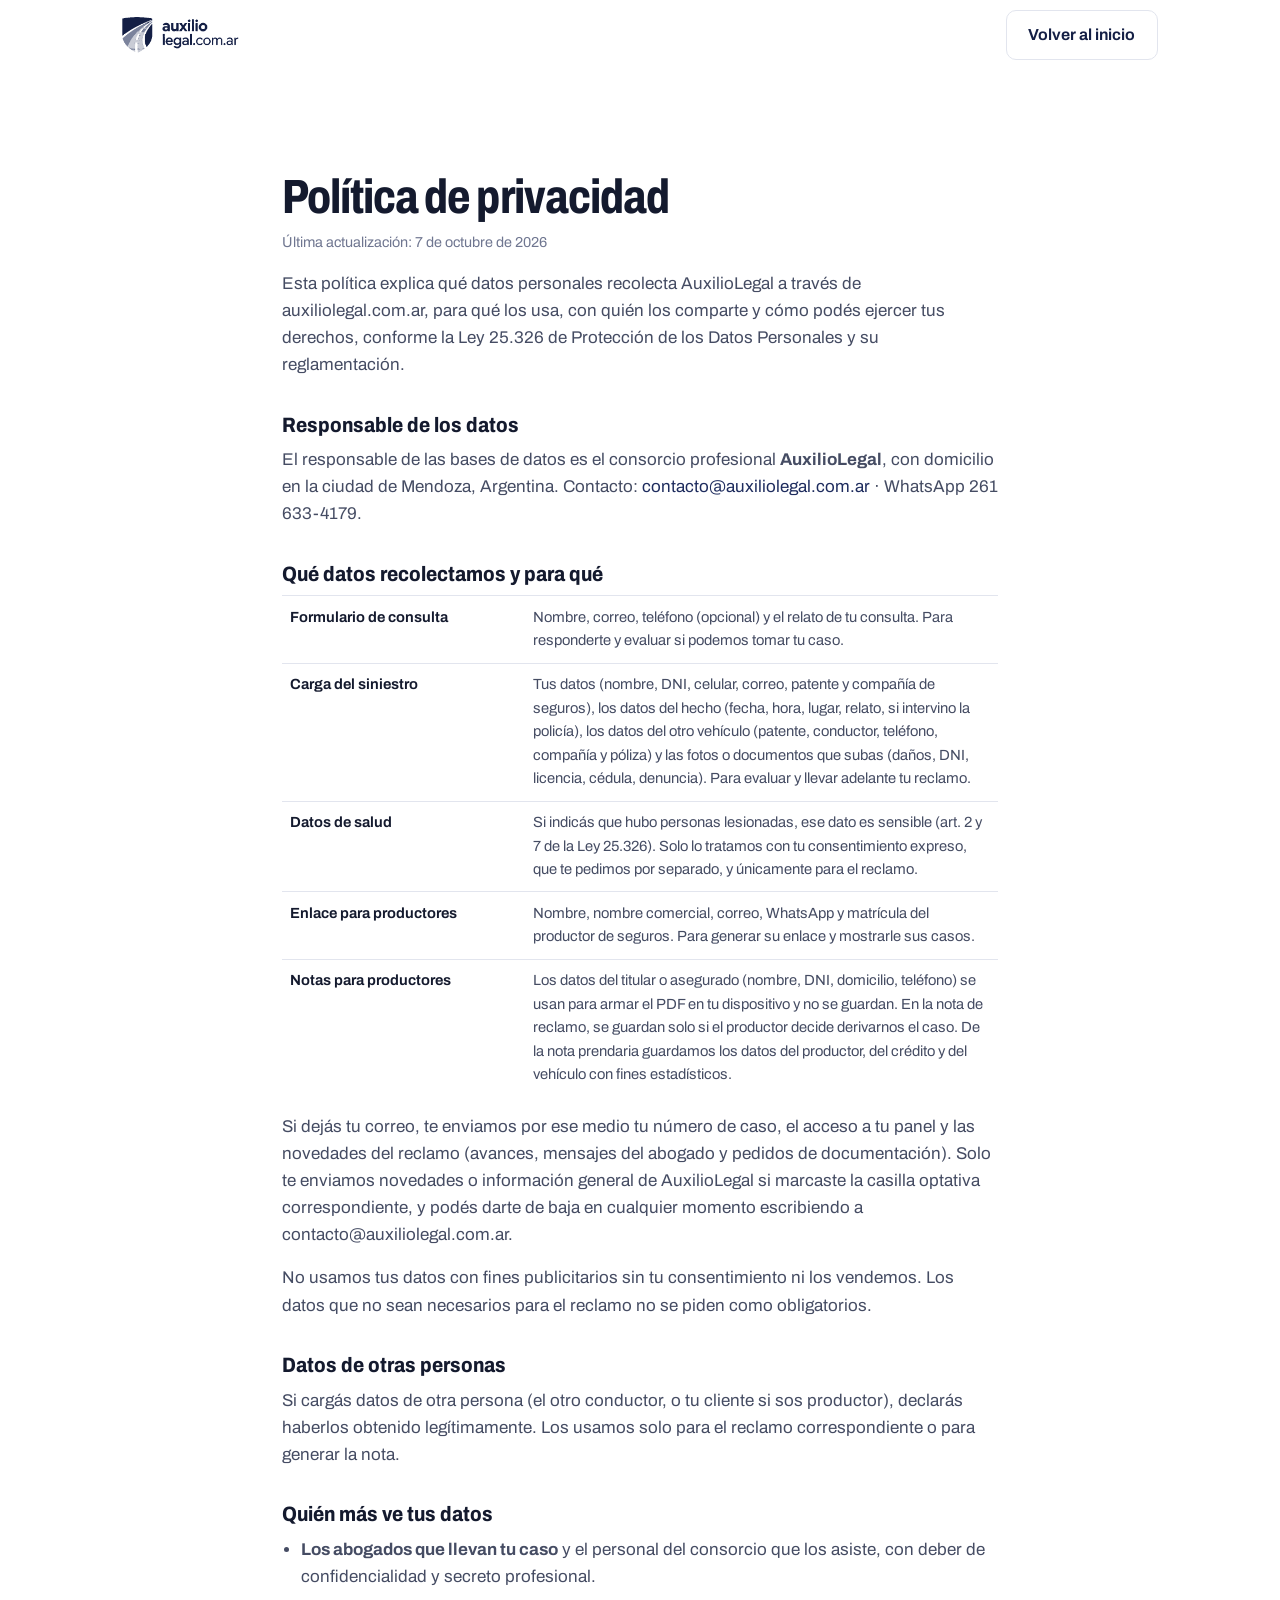
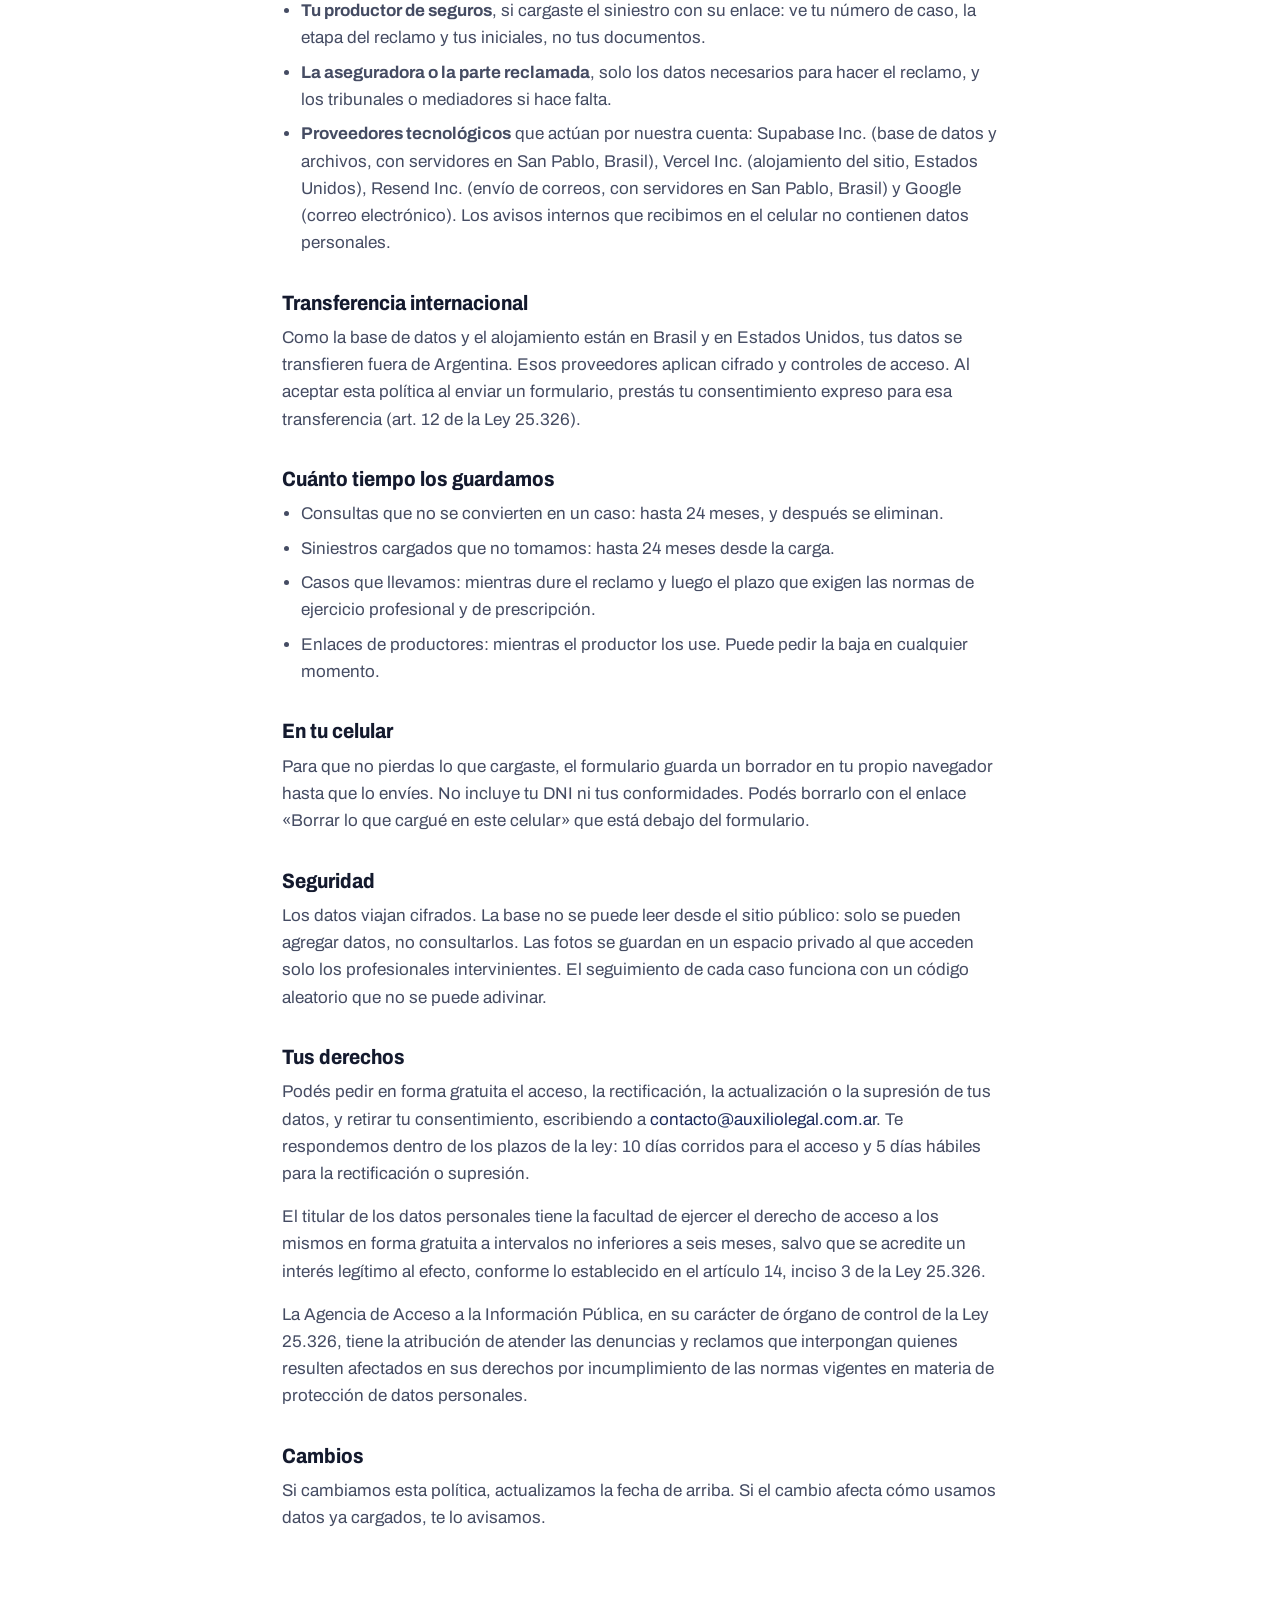
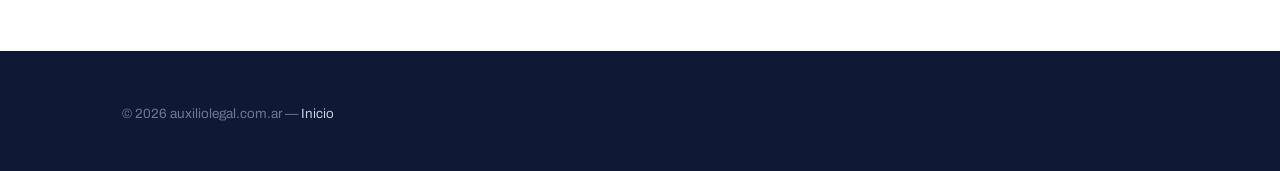
<file: privacidad/index.html>
<!DOCTYPE html>
<html lang="es-AR">
<head>
<meta charset="utf-8">
<meta name="viewport" content="width=device-width, initial-scale=1">
<title>Política de privacidad — AuxilioLegal</title>
<meta name="description" content="Cómo trata AuxilioLegal los datos personales que se cargan en el sitio, conforme la Ley 25.326.">
<link rel="canonical" href="https://auxiliolegal.com.ar/privacidad">
<meta name="robots" content="index,follow">
<link rel="icon" type="image/png" href="/assets/favicon.png">
<link rel="preconnect" href="https://fonts.googleapis.com">
<link rel="preconnect" href="https://fonts.gstatic.com" crossorigin>
<link href="https://fonts.googleapis.com/css2?family=Archivo:wdth,wght@62..125,400..800&display=swap" rel="stylesheet">
<link rel="stylesheet" href="/assets/al.css">
<style>
.doc ul{padding-left:1.2rem;margin:0 0 1rem}
.doc li{margin-bottom:.45rem}
.doc table{width:100%;border-collapse:collapse;font-size:.92rem;margin:0 0 1rem}
.doc th,.doc td{text-align:left;vertical-align:top;padding:.6rem .5rem;border-top:1px solid var(--line)}
.doc th{color:var(--ink);font-weight:650;width:34%}
@media(max-width:560px){.doc th,.doc td{display:block;width:auto;padding:.35rem 0}.doc td{border-top:0;padding-bottom:.8rem}}
</style>
</head>
<body>
<header><div class="wrap nav"><a class="brand" href="/"><img src="/assets/logo.png" alt="AuxilioLegal"></a>
<a class="btn btn-ghost" href="/">Volver al inicio</a></div></header>
<main>
<section><div class="wrap doc">
<h1>Política de privacidad</h1>
<p class="upd">Última actualización: 7 de octubre de 2026</p>

<p>Esta política explica qué datos personales recolecta AuxilioLegal a través de auxiliolegal.com.ar, para qué los usa, con quién los comparte y cómo podés ejercer tus derechos, conforme la Ley 25.326 de Protección de los Datos Personales y su reglamentación.</p>

<h2>Responsable de los datos</h2>
<p>El responsable de las bases de datos es el consorcio profesional <b>AuxilioLegal</b>, con domicilio en la ciudad de Mendoza, Argentina. Contacto: <a href="mailto:contacto@auxiliolegal.com.ar">contacto@auxiliolegal.com.ar</a> · WhatsApp 261 633-4179.</p>

<h2>Qué datos recolectamos y para qué</h2>
<table>
<tr><th>Formulario de consulta</th><td>Nombre, correo, teléfono (opcional) y el relato de tu consulta. Para responderte y evaluar si podemos tomar tu caso.</td></tr>
<tr><th>Carga del siniestro</th><td>Tus datos (nombre, DNI, celular, correo, patente y compañía de seguros), los datos del hecho (fecha, hora, lugar, relato, si intervino la policía), los datos del otro vehículo (patente, conductor, teléfono, compañía y póliza) y las fotos o documentos que subas (daños, DNI, licencia, cédula, denuncia). Para evaluar y llevar adelante tu reclamo.</td></tr>
<tr><th>Datos de salud</th><td>Si indicás que hubo personas lesionadas, ese dato es sensible (art. 2 y 7 de la Ley 25.326). Solo lo tratamos con tu consentimiento expreso, que te pedimos por separado, y únicamente para el reclamo.</td></tr>
<tr><th>Enlace para productores</th><td>Nombre, nombre comercial, correo, WhatsApp y matrícula del productor de seguros. Para generar su enlace y mostrarle sus casos.</td></tr>
<tr><th>Notas para productores</th><td>Los datos del titular o asegurado (nombre, DNI, domicilio, teléfono) se usan para armar el PDF en tu dispositivo y no se guardan. En la nota de reclamo, se guardan solo si el productor decide derivarnos el caso. De la nota prendaria guardamos los datos del productor, del crédito y del vehículo con fines estadísticos.</td></tr>
</table>
<p>Si dejás tu correo, te enviamos por ese medio tu número de caso, el acceso a tu panel y las novedades del reclamo (avances, mensajes del abogado y pedidos de documentación). Solo te enviamos novedades o información general de AuxilioLegal si marcaste la casilla optativa correspondiente, y podés darte de baja en cualquier momento escribiendo a contacto@auxiliolegal.com.ar.</p>
<p>No usamos tus datos con fines publicitarios sin tu consentimiento ni los vendemos. Los datos que no sean necesarios para el reclamo no se piden como obligatorios.</p>

<h2>Datos de otras personas</h2>
<p>Si cargás datos de otra persona (el otro conductor, o tu cliente si sos productor), declarás haberlos obtenido legítimamente. Los usamos solo para el reclamo correspondiente o para generar la nota.</p>

<h2>Quién más ve tus datos</h2>
<ul>
<li><b>Los abogados que llevan tu caso</b> y el personal del consorcio que los asiste, con deber de confidencialidad y secreto profesional.</li>
<li><b>Tu productor de seguros</b>, si cargaste el siniestro con su enlace: ve tu número de caso, la etapa del reclamo y tus iniciales, no tus documentos.</li>
<li><b>La aseguradora o la parte reclamada</b>, solo los datos necesarios para hacer el reclamo, y los tribunales o mediadores si hace falta.</li>
<li><b>Proveedores tecnológicos</b> que actúan por nuestra cuenta: Supabase Inc. (base de datos y archivos, con servidores en San Pablo, Brasil), Vercel Inc. (alojamiento del sitio, Estados Unidos), Resend Inc. (envío de correos, con servidores en San Pablo, Brasil) y Google (correo electrónico). Los avisos internos que recibimos en el celular no contienen datos personales.</li>
</ul>

<h2>Transferencia internacional</h2>
<p>Como la base de datos y el alojamiento están en Brasil y en Estados Unidos, tus datos se transfieren fuera de Argentina. Esos proveedores aplican cifrado y controles de acceso. Al aceptar esta política al enviar un formulario, prestás tu consentimiento expreso para esa transferencia (art. 12 de la Ley 25.326).</p>

<h2>Cuánto tiempo los guardamos</h2>
<ul>
<li>Consultas que no se convierten en un caso: hasta 24 meses, y después se eliminan.</li>
<li>Siniestros cargados que no tomamos: hasta 24 meses desde la carga.</li>
<li>Casos que llevamos: mientras dure el reclamo y luego el plazo que exigen las normas de ejercicio profesional y de prescripción.</li>
<li>Enlaces de productores: mientras el productor los use. Puede pedir la baja en cualquier momento.</li>
</ul>

<h2>En tu celular</h2>
<p>Para que no pierdas lo que cargaste, el formulario guarda un borrador en tu propio navegador hasta que lo envíes. No incluye tu DNI ni tus conformidades. Podés borrarlo con el enlace «Borrar lo que cargué en este celular» que está debajo del formulario.</p>

<h2>Seguridad</h2>
<p>Los datos viajan cifrados. La base no se puede leer desde el sitio público: solo se pueden agregar datos, no consultarlos. Las fotos se guardan en un espacio privado al que acceden solo los profesionales intervinientes. El seguimiento de cada caso funciona con un código aleatorio que no se puede adivinar.</p>

<h2>Tus derechos</h2>
<p>Podés pedir en forma gratuita el acceso, la rectificación, la actualización o la supresión de tus datos, y retirar tu consentimiento, escribiendo a <a href="mailto:contacto@auxiliolegal.com.ar">contacto@auxiliolegal.com.ar</a>. Te respondemos dentro de los plazos de la ley: 10 días corridos para el acceso y 5 días hábiles para la rectificación o supresión.</p>
<p>El titular de los datos personales tiene la facultad de ejercer el derecho de acceso a los mismos en forma gratuita a intervalos no inferiores a seis meses, salvo que se acredite un interés legítimo al efecto, conforme lo establecido en el artículo 14, inciso 3 de la Ley 25.326.</p>
<p>La Agencia de Acceso a la Información Pública, en su carácter de órgano de control de la Ley 25.326, tiene la atribución de atender las denuncias y reclamos que interpongan quienes resulten afectados en sus derechos por incumplimiento de las normas vigentes en materia de protección de datos personales.</p>

<h2>Cambios</h2>
<p>Si cambiamos esta política, actualizamos la fecha de arriba. Si el cambio afecta cómo usamos datos ya cargados, te lo avisamos.</p>
</div></section>
</main>
<footer><div class="wrap"><p style="font-size:.84rem;color:var(--steel)">© 2026 auxiliolegal.com.ar — <a href="/">Inicio</a></p></div></footer>
</body></html>
</file>
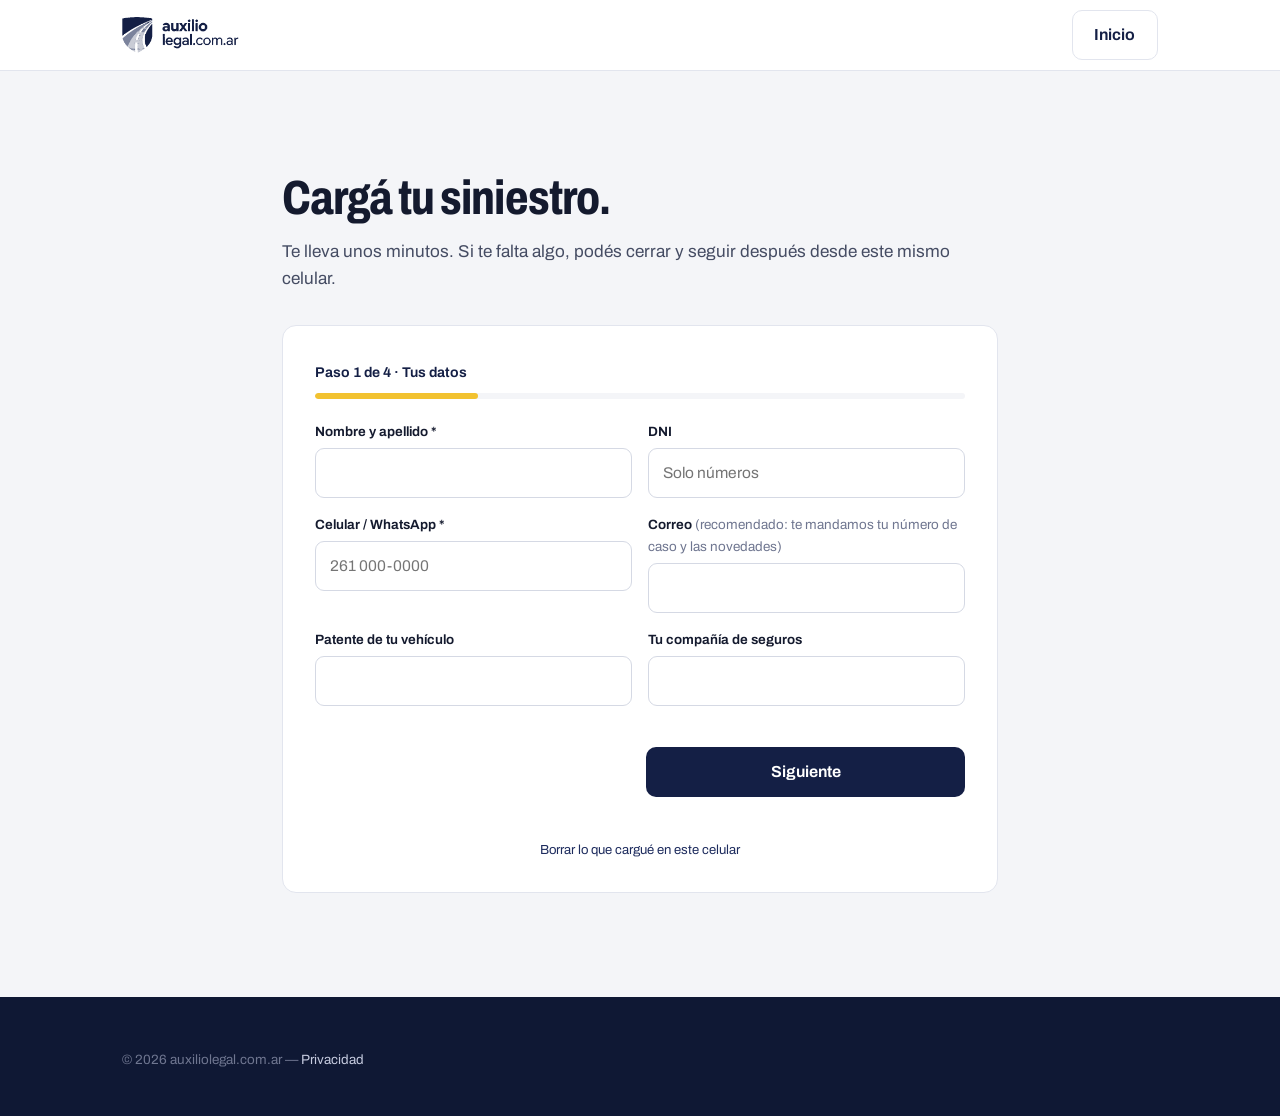
<file: s/index.html>
<!DOCTYPE html>
<html lang="es-AR">
<head>
<meta charset="utf-8">
<meta name="viewport" content="width=device-width, initial-scale=1">
<title>Cargá tu siniestro — AuxilioLegal</title>
<meta name="description" content="Cargá los datos y fotos de tu siniestro para iniciar el reclamo.">
<meta name="robots" content="noindex,nofollow">
<link rel="icon" type="image/png" href="/assets/favicon.png">
<link rel="preconnect" href="https://fonts.googleapis.com">
<link rel="preconnect" href="https://fonts.gstatic.com" crossorigin>
<link href="https://fonts.googleapis.com/css2?family=Archivo:wdth,wght@62..125,400..800&display=swap" rel="stylesheet">
<link rel="stylesheet" href="/assets/al.css">
<style>
.alerta{margin-top:1.4rem;border:2px solid #d97706;background:#fff8eb;border-radius:14px;padding:18px 18px 16px}
.alerta h3{display:flex;align-items:center;gap:.5rem;color:#8a3b00;font-size:1.12rem;margin:0 0 .5rem}
.alerta h3 svg{width:24px;height:24px;flex:0 0 24px;fill:none;stroke:#d97706;stroke-width:2;stroke-linecap:round;stroke-linejoin:round}
.alerta p{margin:0 0 .7rem;color:#4a3520}
.alerta .vence{display:block;font-size:1.3rem;font-weight:750;color:#141a2e;font-variation-settings:"wdth" 85;margin:.2rem 0 .6rem}
.alerta .ley{font-size:.8rem;color:#7a6650}
.alerta .btn{width:100%;margin-top:.3rem}
.btn-alerta{background:#d97706;color:#fff}
.btn-alerta:hover{background:#b45309}
.alerta .ok-msg{font-size:.9rem;color:#1d7a4c;margin:.7rem 0 0}
[hidden]{display:none!important}
#ok>.btn-wa{margin-top:1.2rem}
.caso{background:var(--navy);color:#fff;border-radius:14px;padding:18px;margin:1.2rem 0 0}
.caso span{font-size:.85rem;color:#c9cee0}
.caso b{display:block;font-size:2rem;letter-spacing:.02em;font-variation-settings:"wdth" 80;color:var(--road);margin:.1rem 0 .4rem}
.caso p{color:#d8dcea;font-size:.92rem;margin:0 0 .8rem}
.caso .actions{margin-top:.4rem}
.caso .btn-ghost{background:transparent;color:#fff;border-color:rgba(255,255,255,.5)}
.caso .btn-wa{margin-top:.7rem;width:100%}
</style>
</head>
<body class="app">
<header><div class="wrap nav"><a class="brand" href="/"><img src="/assets/logo.png" alt="AuxilioLegal"></a>
<a class="btn btn-ghost" href="/">Inicio</a></div></header>
<main><section class="tool"><div class="wrap doc">
<div id="pasban" class="pasban" hidden></div>
<h1>Cargá tu siniestro.</h1>
<p class="sub">Te lleva unos minutos. Si te falta algo, podés cerrar y seguir después desde este mismo celular.</p>
<form id="w" class="contact-box wiz" novalidate>
  <div class="wiz-top"><span class="step-lab"></span><div class="bar-track"><div class="bar-fill"></div></div></div>
  <fieldset class="step" data-t="Tus datos">
    <div class="row2">
      <div class="field"><label for="asegurado_nombre">Nombre y apellido *</label><input id="asegurado_nombre" type="text" required placeholder="" autocomplete="name"></div>
      <div class="field"><label for="asegurado_dni">DNI</label><input id="asegurado_dni" type="text" placeholder="Solo números" inputmode="numeric" data-digits="7" data-maxd="8" data-err="Revisá el DNI: son 7 u 8 números." data-nodraft></div>
      <div class="field"><label for="asegurado_telefono">Celular / WhatsApp *</label><input id="asegurado_telefono" type="tel" required placeholder="261 000-0000" autocomplete="tel" data-err="Revisá el celular: poné la característica y el número."></div>
      <div class="field"><label for="asegurado_email">Correo <span style="font-weight:400;color:var(--muted)">(recomendado: te mandamos tu número de caso y las novedades)</span></label><input id="asegurado_email" type="email" placeholder="" autocomplete="email"></div>
      <div class="field"><label for="dominio">Patente de tu vehículo</label><input id="dominio" type="text" placeholder="" style="text-transform:uppercase"></div>
      <div class="field"><label for="aseguradora_propia">Tu compañía de seguros</label><input id="aseguradora_propia" type="text" placeholder="" ></div>
    </div>
  </fieldset>
  <fieldset class="step" data-t="El siniestro">
    <div class="row2">
      <div class="field"><label for="fecha_siniestro">Fecha *</label><input id="fecha_siniestro" type="date" required data-pasado></div>
      <div class="field"><label for="hora">Hora aproximada</label><input id="hora" type="time" placeholder="" ></div>
    </div>
    <div class="field"><label for="lugar">Lugar</label><input id="lugar" type="text" placeholder="Calle y altura o intersección, localidad" ></div>
    <div class="field"><label for="relato">¿Cómo fue?</label><textarea id="relato" placeholder="Contalo con tus palabras."></textarea></div>
    <p class="warn" id="presc" hidden>Pasaron más de 3 años desde el siniestro: el reclamo podría estar prescripto. Envialo igual y lo evaluamos.</p>
    <label class="chk"><input id="hubo_lesiones" type="checkbox"><span>Hubo personas lesionadas</span></label>
    <label class="chk"><input id="intervino_policia" type="checkbox"><span>Intervino la policía</span></label>
    <label class="chk"><input id="denuncia_hecha" type="checkbox"><span>Ya hice la denuncia en mi compañía de seguros</span></label>
  </fieldset>
  <fieldset class="step" data-t="El otro vehículo">
    <p class="hint">Si no tenés estos datos, seguí igual.</p>
    <div class="row2">
      <div class="field"><label for="tercero_dominio">Patente</label><input id="tercero_dominio" type="text" placeholder="" style="text-transform:uppercase"></div>
      <div class="field"><label for="tercero_nombre">Nombre del conductor</label><input id="tercero_nombre" type="text" placeholder="" ></div>
      <div class="field"><label for="tercero_aseguradora">Su compañía de seguros</label><input id="tercero_aseguradora" type="text" placeholder="" ></div>
      <div class="field"><label for="tercero_poliza">N° de póliza</label><input id="tercero_poliza" type="text" placeholder="" ></div>
      <div class="field"><label for="tercero_telefono">Teléfono</label><input id="tercero_telefono" type="tel" placeholder="" data-digits="8" data-err="Revisá el teléfono del otro conductor."></div>
    </div>
  </fieldset>
  <fieldset class="step" data-t="Fotos y documentos" data-check="chkSalud">
    <p class="hint">Sacalas con el celular. Las guardamos en un espacio privado.</p>
    <div class="files">
      <label class="file"><input id="f_danos" type="file" accept="image/*,application/pdf" multiple><span class="file-ic">+</span><b>Fotos de los daños</b><em data-for="f_danos">Tocá para subir</em></label>
      <label class="file"><input id="f_dni" type="file" accept="image/*,application/pdf" multiple><span class="file-ic">+</span><b>DNI (frente y dorso)</b><em data-for="f_dni">Tocá para subir</em></label>
      <label class="file"><input id="f_carnet" type="file" accept="image/*,application/pdf" multiple><span class="file-ic">+</span><b>Licencia de conducir</b><em data-for="f_carnet">Tocá para subir</em></label>
      <label class="file"><input id="f_cedula" type="file" accept="image/*,application/pdf" multiple><span class="file-ic">+</span><b>Cédula del vehículo</b><em data-for="f_cedula">Tocá para subir</em></label>
      <label class="file"><input id="f_tercero" type="file" accept="image/*,application/pdf" multiple><span class="file-ic">+</span><b>Datos o seguro del otro</b><em data-for="f_tercero">Tocá para subir</em></label>
      <label class="file"><input id="f_denuncia" type="file" accept="image/*,application/pdf" multiple><span class="file-ic">+</span><b>Denuncia o acta policial</b><em data-for="f_denuncia">Tocá para subir</em></label>
    </div>
    <label class="chk"><input id="consentimiento" type="checkbox" required data-nodraft><span>Acepto que mis datos y fotos se usen para evaluar y gestionar mi reclamo, conforme la <a href="/privacidad" target="_blank">política de privacidad</a>. *</span></label>
    <label class="chk"><input id="acepta_novedades" type="checkbox"><span>Opcional: quiero recibir novedades e información útil de AuxilioLegal. Puedo darme de baja cuando quiera.</span></label>
    <label class="chk" id="salud_box" hidden><input id="consentimiento_salud" type="checkbox" data-nodraft><span>Como hubo lesionados, acepto en forma expresa que se traten los datos sobre lesiones y salud que informe, solo para este reclamo (Ley 25.326, art. 7). *</span></label>
    <p class="hint" style="font-size:.82rem">Los datos que cargues de la otra persona (nombre, teléfono, póliza) se usan solo para hacer el reclamo.</p>
  </fieldset>
  <div class="wiz-nav"><button type="button" class="btn btn-ghost" data-prev>Atrás</button><button type="submit" class="btn btn-primary" data-next data-last="Enviar">Siguiente</button></div>
  <p class="msg" role="status" aria-live="polite"></p>
  <p class="hint" style="text-align:center;font-size:.82rem;margin:.6rem 0 0"><a href="#" id="borrar">Borrar lo que cargué en este celular</a></p>
</form>
<div id="ok" class="contact-box done" hidden>
  <h2>Recibimos todo.</h2>
  <p>Un abogado del equipo revisa tu caso y te contacta por WhatsApp dentro de las 48 horas hábiles.</p>
  <div class="caso" id="caso" hidden>
    <span>Tu número de caso</span><b id="c-num"></b>
    <p>Guardá este enlace: es personal y con él seguís tu reclamo cuando quieras. Mandátelo por WhatsApp para no perderlo.</p>
    <div class="actions"><a class="btn btn-road" id="c-ver" target="_blank" rel="noopener">Ver mi caso</a><button class="btn btn-ghost" id="c-copy" type="button">Copiar enlace</button></div>
    <a class="btn btn-ghost" id="c-yo" target="_blank" rel="noopener" style="margin-top:.7rem;width:100%">Mandarme el enlace por WhatsApp</a>
    <a class="btn btn-wa" id="c-pas" target="_blank" rel="noopener" hidden>Avisarle a mi productor</a>
  </div>
  <div class="alerta" id="alerta" hidden>
    <h3><svg viewBox="0 0 24 24" aria-hidden="true"><path d="M12 3 2 20h20z"/><path d="M12 10v4M12 17.5v.01"/></svg>Importante: denunciá el siniestro en tu seguro</h3>
    <p id="al-txt">Tenés 3 días desde que ocurrió el siniestro para denunciarlo en tu compañía. Si no la hacés a tiempo, la compañía puede negarte la cobertura.</p>
    <span class="vence" id="al-vence"></span>
    <button class="btn btn-alerta" id="al-btn" type="button">Activar alerta</button>
    <p class="ok-msg" id="al-ok" hidden></p>
    <p class="ley">Ley de Seguros N° 17.418, art. 46: 3 días desde que conocés el siniestro. La demora se excusa si se debió a caso fortuito, fuerza mayor o imposibilidad sin culpa.</p>
  </div>
  <a class="btn btn-wa" href="https://wa.me/5492616334179?text=Hola%2C%20acabo%20de%20cargar%20mi%20siniestro." target="_blank" rel="noopener"><svg viewBox="0 0 24 24" aria-hidden="true"><path d="M12 2C6.5 2 2 6.5 2 12c0 1.8.5 3.4 1.3 4.9L2 22l5.3-1.4c1.4.8 3 1.2 4.7 1.2 5.5 0 10-4.5 10-10S17.5 2 12 2zm5.2 13.6c-.2.6-1.3 1.2-1.8 1.3-.5.1-1 .1-1.7-.1-.4-.1-.9-.3-1.6-.6-2.8-1.2-4.6-4-4.8-4.2-.1-.2-1.1-1.5-1.1-2.9s.7-2.1 1-2.4c.3-.3.6-.4.8-.4h.6c.2 0 .4 0 .6.5.2.6.8 2 .9 2.1.1.1.1.3 0 .5-.1.2-.2.3-.3.5l-.5.5c-.1.1-.3.3-.1.6.2.3.7 1.2 1.6 2 1.1 1 2 1.3 2.3 1.4.3.1.5.1.6-.1.2-.2.7-.9.9-1.2.2-.3.4-.2.7-.1.3.1 1.7.8 2 1 .3.1.5.2.6.3.1.2.1.7-.1 1.3z"/></svg>Escribinos</a>
</div>
</div></section></main>
<footer><div class="wrap"><p style="font-size:.84rem;color:var(--steel)">© 2026 auxiliolegal.com.ar — <a href="/privacidad">Privacidad</a></p></div></footer>
<script src="/assets/app.js"></script>
<script>
var P=new URLSearchParams(location.search).get("p")||"", w=document.getElementById("w"), PAS=null;
if(/^[a-z0-9]{10,24}$/.test(P)) AL.rpc("pas_publico",{p_codigo:P}).then(function(a){ if(a&&a[0]){ PAS=a[0]; var b=document.getElementById("pasban");
  b.innerHTML="<span>Te lo envía</span> <b></b>"; b.querySelector("b").textContent=a[0].nombre+(a[0].broker?" · "+a[0].broker:""); b.hidden=false; } else P=""; }).catch(function(){P="";}); else P="";
var limpiar=AL.draft(w,"al_siniestro");
var ORIGEN=(new URLSearchParams(location.search).get("o")||"").toLowerCase().replace(/[^a-z0-9_-]/g,"").slice(0,40)||null;
document.getElementById("fecha_siniestro").max=AL.hoyIso();
var les=document.getElementById("hubo_lesiones"), sbox=document.getElementById("salud_box");
function salud(){ sbox.hidden=!les.checked; if(!les.checked) document.getElementById("consentimiento_salud").checked=false; } les.addEventListener("change",salud); salud();
window.chkSalud=function(){ return les.checked&&!document.getElementById("consentimiento_salud").checked ? "Como hubo lesionados, necesitamos tu conformidad para tratar esos datos." : ""; };
document.getElementById("borrar").addEventListener("click",function(e){ e.preventDefault(); limpiar(); try{ localStorage.removeItem("al_mis_casos"); }catch(x){} location.href=location.pathname+location.search; });
document.getElementById("fecha_siniestro").addEventListener("change",function(){ var d=new Date(this.value+"T12:00:00");
  document.getElementById("presc").hidden=!(this.value && (Date.now()-d)/864e5>3*365); });
[].forEach.call(w.querySelectorAll(".file input"),function(i){ i.addEventListener("change",function(){ var n=i.files.length;
  w.querySelector('[data-for="'+i.id+'"]').textContent= n? n+(n>1?" archivos listos":" archivo listo") : "Tocá para subir"; i.parentNode.classList.toggle("has",n>0); }); });
AL.wizard(w,function(msg,btn){
  var id=AL.uuid(), files=[]; [].forEach.call(w.querySelectorAll(".file input"),function(i){ [].forEach.call(i.files,function(fl,k){ files.push({tag:i.id.slice(2),n:k+1,file:fl}); }); });
  btn.disabled=true; var paths=[], done=0;
  function st(){ btn.textContent= files.length? "Subiendo "+done+" de "+files.length+"…" : "Enviando…"; } st();
  var chain=Promise.resolve();
  files.forEach(function(x){ chain=chain.then(function(){ return AL.shrink(x.file).then(function(b){
    var ext=(b.type==="application/pdf")?"pdf":(b.type==="image/png"?"png":(/heic|heif/.test(b.type)?"heic":"jpg"));
    var p=id+"/"+x.tag+"-"+x.n+"."+ext; return AL.upload(p,b).then(function(r){ if(r.ok) paths.push(p); done++; st(); }); }).catch(function(){ done++; st(); }); }); });
  chain.then(function(){
    var ids=["asegurado_nombre","asegurado_dni","asegurado_telefono","asegurado_email","dominio","aseguradora_propia","fecha_siniestro","hora","lugar","relato","hubo_lesiones","intervino_policia","denuncia_hecha","tercero_dominio","tercero_nombre","tercero_aseguradora","tercero_poliza","tercero_telefono","acepta_novedades"];
    var row={id:id,pas_codigo:P||null,fotos:paths,consentimiento:true,consentimiento_salud:!!document.getElementById("consentimiento_salud").checked,origen:ORIGEN}; ids.forEach(function(k){ row[k]=AL.val(k); });
    if(row.dominio) row.dominio=row.dominio.toUpperCase(); if(row.tercero_dominio) row.tercero_dominio=row.tercero_dominio.toUpperCase();
    return AL.post("siniestros_web",row).then(function(r){ if(!r.ok) throw 0;
      verCaso(row); limpiar(); w.hidden=true; document.getElementById("ok").hidden=false; window.scrollTo(0,0);
      if(paths.length<files.length) document.querySelector("#ok p").textContent+=" Algunas fotos no se pudieron subir: te las pedimos por WhatsApp.";
    });
  }).catch(function(){ btn.disabled=false; btn.textContent="Enviar"; AL.say(msg,"No pudimos enviarlo. Probá de nuevo en un momento o escribinos por WhatsApp al 261 633-4179.",false); });
});
function waNum(t){ var d=(t||"").replace(/\D/g,""); if(!d) return ""; if(d.indexOf("54")===0) return d; d=d.replace(/^0/,""); return "549"+d; }
function verCaso(row){
  AL.rpc("resultado_caso",{p_id:row.id}).then(function(a){
    if(a&&a[0]){ row.numero=a[0].numero; var url=location.origin+"/seguimiento?c="+a[0].codigo;
      document.getElementById("c-num").textContent=a[0].numero; document.getElementById("c-ver").href=url;
      document.getElementById("c-yo").href="https://wa.me/?text="+encodeURIComponent("Mi reclamo en AuxilioLegal (caso "+a[0].numero+"): "+url);
      document.getElementById("c-copy").addEventListener("click",function(){ (navigator.clipboard?navigator.clipboard.writeText(url):Promise.reject()).catch(function(){}); this.textContent="Copiado"; });
      try{ var l=JSON.parse(localStorage.getItem("al_mis_casos")||"[]"); l.unshift({n:a[0].numero,u:url}); localStorage.setItem("al_mis_casos",JSON.stringify(l.slice(0,10))); }catch(x){}
      if(PAS&&waNum(PAS.telefono)){ var c=document.getElementById("c-pas");
        c.href="https://wa.me/"+waNum(PAS.telefono)+"?text="+encodeURIComponent("Hola "+PAS.nombre.split(" ")[0]+", soy "+row.asegurado_nombre+". Cargué la denuncia de mi siniestro en AuxilioLegal: caso "+a[0].numero+". Seguimiento: "+url);
        c.insertAdjacentHTML("afterbegin",document.querySelector("#ok > .btn-wa svg").outerHTML); c.hidden=false; }
      document.getElementById("caso").hidden=false; }
  }).catch(function(){}).then(function(){ alerta72(row); });
}
function alerta72(row){
  if(row.denuncia_hecha || !row.fecha_siniestro) return;
  /* Art. 46 Ley 17.418: 3 días; cómputo art. 6 CCyC: vence a las 24 h del tercer día. Hora fija de Mendoza (UTC-3). */
  var fin=new Date(row.fecha_siniestro+"T12:00:00Z"); fin.setUTCDate(fin.getUTCDate()+3); var finIso=fin.toISOString().slice(0,10);
  var vence=new Date(finIso+"T23:59:00-03:00"), ahora=new Date();
  var DIAS=["domingo","lunes","martes","miércoles","jueves","viernes","sábado"], p=finIso.split("-");
  var txtV=DIAS[fin.getUTCDay()]+" "+p[2]+"/"+p[1]+" a las 23:59";
  var box=document.getElementById("alerta"), btn=document.getElementById("al-btn"), ok=document.getElementById("al-ok");
  var hoy=AL.hoyIso(), quedan=Math.round((new Date(finIso+"T12:00:00Z")-new Date(hoy+"T12:00:00Z"))/864e5);
  if(vence>ahora){
    document.getElementById("al-vence").textContent="Vence el "+txtV+(quedan===0?" (es hoy)":" (quedan "+quedan+(quedan===1?" día":" días")+" además de hoy)");
  } else {
    document.getElementById("al-txt").textContent="El plazo de 3 días para denunciar el siniestro en tu compañía ya pasó. Si todavía no la hiciste, hacela hoy mismo y contanos: la demora se puede justificar si no fue tu culpa.";
    document.getElementById("al-vence").textContent="Venció el "+txtV; btn.textContent="Avisar al abogado";
  }
  box.hidden=false;
  btn.addEventListener("click",function(){
    btn.disabled=true;
    AL.post("alertas_denuncia",{siniestro_id:row.id,vence:vence.toISOString()}).catch(function(){});
    if(vence>ahora){
      var z=function(d){return d.toISOString().replace(/[-:]/g,"").replace(/\.\d{3}/,"");};
      var ini=new Date(finIso+"T09:00:00-03:00"); if(ini<ahora) ini=new Date(ahora.getTime()+5*6e4);
      var ics=["BEGIN:VCALENDAR","VERSION:2.0","PRODID:-//AuxilioLegal//ES","BEGIN:VEVENT","UID:"+row.id+"@auxiliolegal.com.ar","DTSTAMP:"+z(ahora),
        "DTSTART:"+z(ini),"DTEND:"+z(new Date(ini.getTime()+36e5)),"SUMMARY:Último día para denunciar el siniestro en tu seguro (vence 23:59)",
        "DESCRIPTION:Tenés 3 días desde el siniestro para denunciarlo en tu compañía de seguros. Si ya la hiciste no tenés que hacer nada. AuxilioLegal 261 633-4179.",
        "BEGIN:VALARM","TRIGGER:-P1D","ACTION:DISPLAY","DESCRIPTION:Mañana es el último día para denunciar el siniestro en tu seguro","END:VALARM",
        "BEGIN:VALARM","TRIGGER:PT0M","ACTION:DISPLAY","DESCRIPTION:Hoy es el último día para denunciar el siniestro en tu seguro","END:VALARM","END:VEVENT","END:VCALENDAR"].join("\r\n");
      var a=document.createElement("a"); a.href=URL.createObjectURL(new Blob([ics],{type:"text/calendar"})); a.download="Recordatorio denuncia siniestro.ics"; document.body.appendChild(a); a.click(); a.remove();
    }
    var msg="Hola, soy "+row.asegurado_nombre+(row.numero?" (caso "+row.numero+")":"")+". Cargué mi siniestro del "+row.fecha_siniestro.split("-").reverse().join("/")+" y activé la alerta: la denuncia en mi seguro vence el "+txtV+".";
    window.open("https://wa.me/5492616334179?text="+encodeURIComponent(msg),"_blank");
    ok.textContent= vence>ahora ? "Alerta activada: agregamos el recordatorio a tu calendario y le avisamos al abogado." : "Listo, le avisamos al abogado."; ok.hidden=false;
    btn.textContent="Alerta activada";
  });
}
</script>
</body>
</html>
</file>
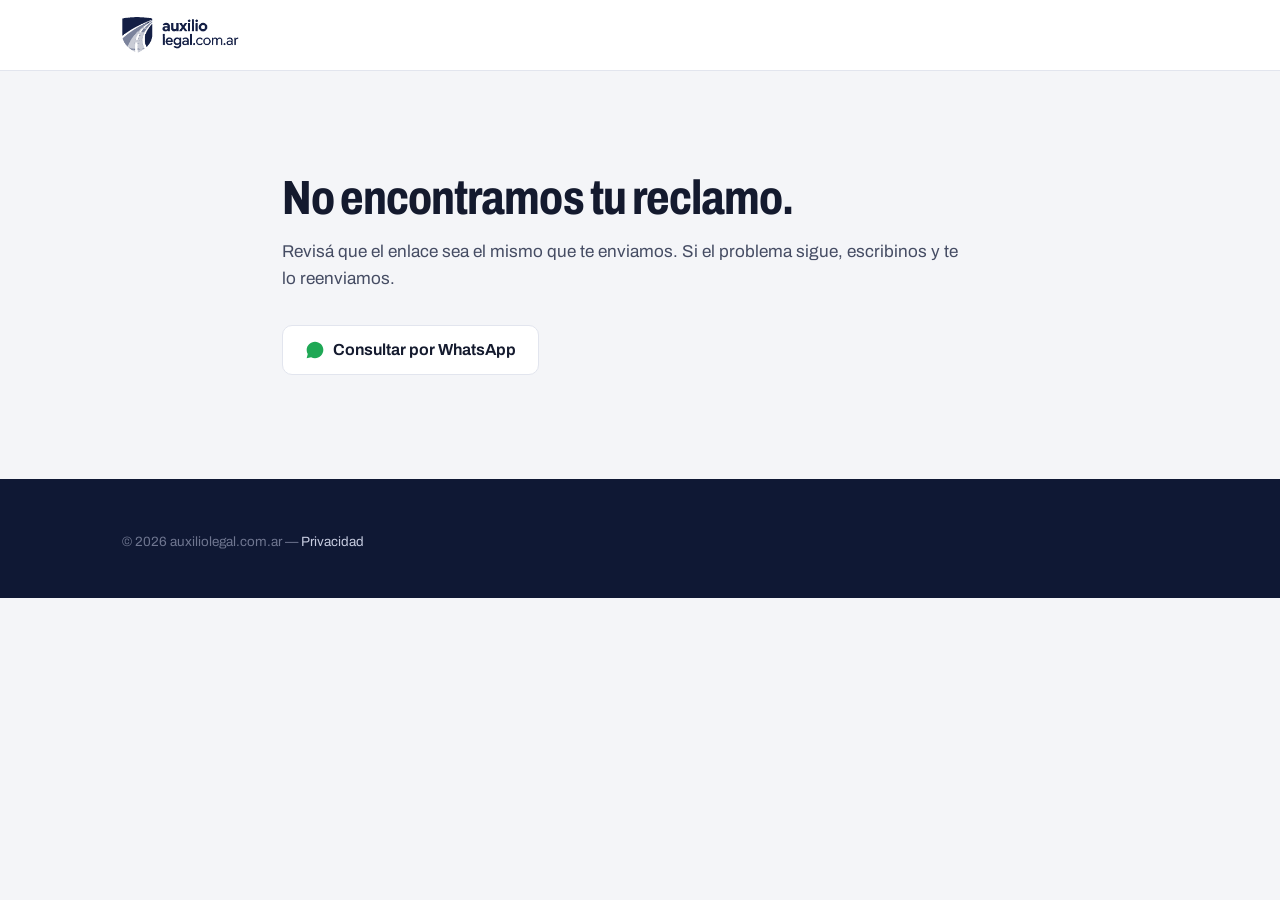
<file: seguimiento/index.html>
<!DOCTYPE html>
<html lang="es-AR">
<head>
<meta charset="utf-8">
<meta name="viewport" content="width=device-width, initial-scale=1">
<title>Mi reclamo — AuxilioLegal</title>
<meta name="robots" content="noindex,nofollow">
<meta name="referrer" content="no-referrer">
<link rel="icon" type="image/png" href="/assets/favicon.png">
<link rel="apple-touch-icon" href="/assets/favicon.png">
<meta name="apple-mobile-web-app-title" content="Mi reclamo">
<meta name="application-name" content="Mi reclamo">
<meta name="theme-color" content="#141f45">
<link rel="preconnect" href="https://fonts.googleapis.com">
<link rel="preconnect" href="https://fonts.gstatic.com" crossorigin>
<link href="https://fonts.googleapis.com/css2?family=Archivo:wdth,wght@62..125,400..800&display=swap" rel="stylesheet">
<link rel="stylesheet" href="/assets/al.css">
<style>
[hidden]{display:none!important}
.numcaso{display:inline-block;background:var(--navy);color:var(--road);font-weight:750;border-radius:8px;padding:.25rem .7rem;margin-bottom:.8rem;font-size:.95rem;letter-spacing:.02em}
.bloque{margin:2rem 0 0}
.bloque>h2{font-size:1.25rem;margin:0 0 .8rem;max-width:none}
.pedido{background:#fff8eb;border:1.5px solid #f0b44c;border-radius:14px;padding:16px;margin-bottom:10px}
.pedido b{display:block;color:var(--ink);margin-bottom:.2rem}
.pedido p{margin:0 0 .7rem;font-size:.92rem;color:#6b5200}
.pedido .file{background:#fff}
.pedido .btn{width:100%;margin-top:.6rem}
.pedido.ok{background:#f3faf6;border-color:#9ad1b4}
.pedido.ok p{color:#1d7a4c;margin:0}
.nov{list-style:none;margin:0;padding:0;border-left:3px solid var(--line);margin-left:6px}
.nov li{position:relative;padding:0 0 16px 18px}
.nov li:before{content:"";position:absolute;left:-8px;top:5px;width:13px;height:13px;border-radius:50%;background:#fff;border:3px solid var(--navy)}
.nov li.m-etapa:before{border-color:var(--road);background:var(--road)}
.nov li.m-pedido:before{border-color:#d97706}
.nov li.m-documento:before{border-color:#1d7a4c;background:#1d7a4c}
.nov time{display:block;font-size:.8rem;color:var(--muted)}
.nov p{margin:.1rem 0 0;color:var(--ink);white-space:pre-line}
.guardar{background:#fff8e1;border:1.5px solid var(--road);border-radius:14px;padding:16px 18px;margin:2rem 0 0}
.guardar h3{margin:0 0 .3rem;font-size:1.05rem}
.guardar p{margin:0 0 .8rem;font-size:.93rem}
.guardar .actions{margin-top:.2rem}
.guardar ol{margin:.6rem 0 0;padding-left:1.2rem;font-size:.92rem}
.guardar ol li{margin-bottom:.3rem}
.consejos{background:#fff;border:1px solid var(--line);border-radius:14px;padding:16px 18px}
.consejos ul{margin:0;padding-left:1.1rem;font-size:.94rem}
.consejos li{margin-bottom:.4rem}
.btn-s{min-height:42px;padding:0 1rem;font-size:.93rem}
</style>
</head>
<body class="app">
<header><div class="wrap nav"><a class="brand" href="/"><img src="/assets/logo.png" alt="AuxilioLegal"></a></div></header>
<main>
<section class="tool"><div class="wrap doc">
  <p id="cargando" class="sub">Buscando tu reclamo…</p>

  <div id="caso" hidden>
    <span class="numcaso" id="numcaso" hidden></span>
    <h1 id="hola"></h1>
    <p class="sub" id="resumen"></p>

    <div class="bloque" id="b-pedidos" hidden>
      <h2>Te pedimos documentación</h2>
      <div id="pedidos"></div>
    </div>

    <div class="stats">
      <div><b id="s-etapa"></b><span>Etapa actual</span></div>
      <div><b id="s-dias"></b><span>Días de gestión</span></div>
      <div><b id="s-mov"></b><span>Último movimiento</span></div>
    </div>
    <div class="next"><h3>Próximo paso</h3><p id="prox"></p></div>

    <div class="bloque">
      <h2>Novedades</h2>
      <ul class="nov" id="novedades"></ul>
    </div>

    <div class="bloque">
      <h2>Las etapas de tu reclamo</h2>
      <ol class="road track" id="ruta" style="margin-top:0"></ol>
    </div>

    <div class="bloque consejos">
      <h3 style="margin:0 0 .6rem">Mientras avanza tu reclamo</h3>
      <ul>
        <li>No firmes nada con la aseguradora sin consultarnos antes.</li>
        <li>Guardá los tickets de remises, traslados y gastos médicos: se pueden reclamar.</li>
        <li>Si la aseguradora te llama o te escribe, avisanos por WhatsApp.</li>
        <li>No publiques fotos ni detalles del choque en redes sociales.</li>
      </ul>
    </div>

    <div class="guardar" id="guardar">
      <h3>Guardá este enlace</h3>
      <p>Es personal: con él ves tu reclamo cuando quieras. Si lo perdés, pedínoslo por WhatsApp.</p>
      <div class="actions">
        <button class="btn btn-primary btn-s" type="button" id="g-inicio">Guardar en mi celular</button>
        <a class="btn btn-wa btn-s" id="g-wa" target="_blank" rel="noopener">Mandármelo por WhatsApp</a>
        <button class="btn btn-ghost btn-s" type="button" id="g-copiar">Copiar enlace</button>
      </div>
      <ol id="g-pasos" hidden></ol>
    </div>
  </div>

  <div id="error" hidden>
    <h1>No pudimos consultar tu reclamo ahora.</h1>
    <p class="sub">Puede ser la conexión o una demora de nuestro sistema. Tu reclamo sigue registrado: probá de nuevo en unos minutos.</p>
    <button class="btn btn-primary" type="button" onclick="location.reload()">Volver a intentar</button>
  </div>

  <div id="nada" hidden>
    <h1>No encontramos tu reclamo.</h1>
    <p class="sub">Revisá que el enlace sea el mismo que te enviamos. Si el problema sigue, escribinos y te lo reenviamos.</p>
  </div>

  <div class="actions">
    <a class="btn btn-wa" id="wa-consulta" href="https://wa.me/5492616334179?text=Hola%2C%20tengo%20una%20consulta%20sobre%20mi%20reclamo." target="_blank" rel="noopener"><svg viewBox="0 0 24 24" aria-hidden="true"><path d="M12 2C6.5 2 2 6.5 2 12c0 1.8.5 3.4 1.3 4.9L2 22l5.3-1.4c1.4.8 3 1.2 4.7 1.2 5.5 0 10-4.5 10-10S17.5 2 12 2z"/></svg>Consultar por WhatsApp</a>
  </div>
</div></section>
</main>
<footer><div class="wrap"><p style="font-size:.84rem;color:var(--steel)">© 2026 auxiliolegal.com.ar — <a href="/privacidad">Privacidad</a></p></div></footer>
<script src="/assets/app.js"></script>
<script>
(function(){
  var ETAPAS=[["Relevamiento pericial","Reconstrucción del hecho y evaluación de los daños."],["Reclamo extrajudicial","Presentación formal ante la aseguradora."],["Mediación prejudicial","Negociación con la aseguradora."],["Acuerdo y cobro","Cierre, liquidación y transferencia."],["Litigio selectivo","Instancia judicial, si hace falta."],["Rendición","Detalle de gastos, honorarios y monto neto."]];
  var c=new URLSearchParams(location.search).get("c")||"", $=function(id){return document.getElementById(id);};
  function f(iso){ if(!iso) return "—"; var p=iso.slice(0,10).split("-"); return p[2]+"/"+p[1]+"/"+p[0]; }
  function cuando(iso){ return new Date(iso).toLocaleString("es-AR",{day:"2-digit",month:"2-digit",year:"numeric",hour:"2-digit",minute:"2-digit",timeZone:"America/Argentina/Mendoza"}); }
  function show(id){ $("cargando").hidden=true; $(id).hidden=false; }
  if(c.length<16){ show("nada"); return; }
  var instalar=null; window.addEventListener("beforeinstallprompt",function(e){ e.preventDefault(); instalar=e; });

  function cargar(){
    return AL.rpc("panel_cliente",{p_codigo:c}).then(function(s){
      if(s&&s.message&&!s.etapa) throw new Error(s.message);
      if(!s||!s.etapa){ show("nada"); return; }
      pintar(s); show("caso");
    }); }

  function pintar(s){
    var e=s.etapa, dias=Math.max(0,Math.round((Date.now()-new Date(s.inicio+"T12:00:00"))/864e5));
    $("hola").textContent="Hola, "+s.nombre+".";
    if(s.numero){ $("numcaso").textContent="Caso "+s.numero; $("numcaso").hidden=false;
      $("wa-consulta").href="https://wa.me/5492616334179?text="+encodeURIComponent("Hola, tengo una consulta sobre mi caso "+s.numero+"."); }
    $("resumen").textContent="Tu reclamo está en la etapa "+e+" de "+ETAPAS.length+": "+ETAPAS[e-1][0].toLowerCase()+".";
    $("s-etapa").textContent=e+" de "+ETAPAS.length; $("s-dias").textContent=dias; $("s-mov").textContent=f(s.ultimo_movimiento);
    $("prox").textContent=s.proximo_paso||"Te avisamos apenas haya novedades.";
    /* pedidos */
    var pend=(s.pedidos||[]), box=$("pedidos"); box.replaceChildren();
    pend.forEach(function(p){ box.appendChild(pedido(p,s.ref)); });
    $("b-pedidos").hidden=!pend.length;
    if(pend.some(function(p){return p.estado==="pendiente";})) $("b-pedidos").querySelector("h2").textContent="Te pedimos documentación";
    else $("b-pedidos").querySelector("h2").textContent="Documentación enviada";
    /* novedades */
    var ul=$("novedades"); ul.replaceChildren();
    (s.movimientos||[]).forEach(function(m){ var li=document.createElement("li"); li.className="m-"+m.tipo;
      var t=document.createElement("time"); t.textContent=cuando(m.en); var p=document.createElement("p"); p.textContent=m.texto; li.appendChild(t); li.appendChild(p); ul.appendChild(li); });
    if(!ul.children.length){ var li=document.createElement("li"); li.textContent="Todavía no hay novedades."; ul.appendChild(li); }
    /* etapas */
    var ol=$("ruta"); ol.replaceChildren();
    ETAPAS.forEach(function(x,i){ var n=i+1, li=document.createElement("li"); li.className= n<e?"ok":(n===e?"now":"");
      li.innerHTML='<span class="km">'+n+'</span><div><h3></h3><p></p></div>'; li.querySelector("h3").textContent=x[0]; li.querySelector("p").textContent=x[1]; ol.appendChild(li); });
    guardar(s.numero);
  }

  function pedido(p,ref){
    var d=document.createElement("div"); d.className="pedido"+(p.estado==="recibido"?" ok":"");
    var b=document.createElement("b"); b.textContent=p.descripcion; d.appendChild(b);
    if(p.estado==="recibido"){ var ok=document.createElement("p"); ok.textContent="Recibido. Gracias."; d.appendChild(ok); return d; }
    var tx=document.createElement("p"); tx.textContent="Sacale una foto o subí el PDF desde tu celular."; d.appendChild(tx);
    var lab=document.createElement("label"); lab.className="file";
    lab.innerHTML='<input type="file" accept="image/*,application/pdf" multiple><span class="file-ic">+</span><b>Elegir archivos</b><em>Tocá para subir</em>';
    var inp=lab.querySelector("input"), em=lab.querySelector("em"); d.appendChild(lab);
    inp.addEventListener("change",function(){ var n=inp.files.length; em.textContent=n?n+(n>1?" archivos listos":" archivo listo"):"Tocá para subir"; lab.classList.toggle("has",n>0); });
    var btn=document.createElement("button"); btn.className="btn btn-primary"; btn.type="button"; btn.textContent="Enviar"; d.appendChild(btn);
    var msg=document.createElement("p"); msg.className="msg"; d.appendChild(msg);
    btn.addEventListener("click",function(){
      var fs=[].slice.call(inp.files); if(!fs.length){ AL.say(msg,"Elegí al menos un archivo.",false); return; }
      if(fs.length>15){ AL.say(msg,"Podés subir hasta 15 archivos por vez.",false); return; }
      btn.disabled=true; var paths=[], k=0, corto=p.id.slice(0,8);
      var chain=Promise.resolve();
      fs.forEach(function(file,i){ chain=chain.then(function(){ btn.textContent="Subiendo "+(i+1)+" de "+fs.length+"…";
        return AL.shrink(file).then(function(bl){ var ext=bl.type==="application/pdf"?"pdf":(bl.type==="image/png"?"png":"jpg");
          var path=ref+"/pedido-"+corto+"-"+Date.now().toString(36)+"-"+(++k)+"."+ext;
          return AL.upload(path,bl).then(function(r){ if(r.ok) paths.push(path); }); }); }); });
      chain.then(function(){ if(!paths.length) throw 0; return AL.rpc("cumplir_pedido",{p_codigo:c,p_pedido:p.id,p_paths:paths}); })
        .then(function(ok){ if(ok!==true) throw 0; return cargar(); })
        .catch(function(){ btn.disabled=false; btn.textContent="Enviar"; AL.say(msg,"No se pudo enviar. Probá de nuevo o mandalo por WhatsApp.",false); });
    });
    return d;
  }

  var listo=false;
  function guardar(num){
    var url=location.origin+"/seguimiento?c="+encodeURIComponent(c);
    try{ var l=JSON.parse(localStorage.getItem("al_mis_casos")||"[]").filter(function(x){return x.u!==url;}); l.unshift({n:num,u:url}); localStorage.setItem("al_mis_casos",JSON.stringify(l.slice(0,10))); }catch(x){}
    $("g-wa").href="https://wa.me/?text="+encodeURIComponent("Mi reclamo en AuxilioLegal"+(num?" (caso "+num+")":"")+": "+url);
    if(listo) return; listo=true;
    $("g-copiar").addEventListener("click",function(){ var b=this;
      (navigator.clipboard?navigator.clipboard.writeText(url):Promise.reject()).then(function(){ b.textContent="Copiado"; }).catch(function(){ prompt("Copiá este enlace:",url); }); });
    $("g-inicio").addEventListener("click",function(){
      if(instalar){ instalar.prompt(); return; }
      var ios=/iphone|ipad|ipod/i.test(navigator.userAgent), ol=$("g-pasos");
      ol.innerHTML= ios
        ? "<li>Tocá el botón <b>Compartir</b> (el cuadrado con la flecha hacia arriba) abajo en Safari.</li><li>Elegí <b>Agregar a inicio</b>.</li><li>Tocá <b>Agregar</b>: te queda el ícono «Mi reclamo» en la pantalla.</li>"
        : "<li>Tocá el menú <b>⋮</b> arriba a la derecha del navegador.</li><li>Elegí <b>Agregar a la pantalla principal</b> (o «Instalar»).</li><li>Confirmá: te queda el ícono «Mi reclamo» en la pantalla.</li>";
      ol.hidden=false; });
  }

  cargar().catch(function(){ show("error"); });
})();
</script>
</body>
</html>
</file>
<file: assets/al.css>
:root{
  --navy:#141f45; --navy-2:#1e2c5e; --ink:#141a2e; --body:#454c63; --muted:#6f7690;
  --line:#e2e5ee; --fog:#f4f5f8; --road:#f2c230; --wa:#1fa855; --steel:#6f7690;
  --maxw:1080px;
}
*{box-sizing:border-box}
html{scroll-behavior:smooth;scroll-padding-top:84px}
body{margin:0;background:#fff;color:var(--body);
  font-family:'Archivo',system-ui,-apple-system,'Segoe UI',Roboto,Arial,sans-serif;
  font-size:17px;line-height:1.6;font-variation-settings:"wdth" 100;-webkit-font-smoothing:antialiased}
img{max-width:100%;display:block}
a{color:var(--navy-2);text-decoration:none}
h1,h2,h3{color:var(--ink);margin:0;font-weight:750}
h1{font-size:clamp(2.4rem,7vw,4.6rem);line-height:.98;letter-spacing:-.02em;font-stretch:78%;font-variation-settings:"wdth" 78;max-width:13ch}
@media(min-width:861px){h1{max-width:15ch}}
h2{font-size:clamp(1.65rem,3.6vw,2.5rem);line-height:1.1;letter-spacing:0;font-variation-settings:"wdth" 88;max-width:22ch}
h3{font-size:1.06rem;line-height:1.3}
p{margin:0 0 1rem}
.wrap{max-width:var(--maxw);margin:0 auto;padding:0 22px}
:focus-visible{outline:3px solid var(--road);outline-offset:2px;border-radius:4px}

/* Botones */
.btn{display:inline-flex;align-items:center;justify-content:center;gap:.55rem;min-height:50px;
  padding:0 1.35rem;border-radius:10px;font:inherit;font-weight:650;font-size:1rem;line-height:1;
  border:1.5px solid transparent;cursor:pointer;transition:background .15s,border-color .15s;white-space:nowrap}
.btn svg{width:20px;height:20px;flex:0 0 20px;fill:currentColor}
.btn-primary{background:var(--navy);color:#fff}
.btn-primary:hover{background:var(--navy-2)}
.btn-wa{background:#fff;color:var(--ink);border-color:var(--line)}
.btn-wa svg{fill:var(--wa)}
.btn-wa:hover{border-color:var(--wa)}
.btn-light{background:#fff;color:var(--navy)}
.btn-light:hover{background:#e7e9f1}
.btn-outline-light{color:#fff;border-color:rgba(255,255,255,.4)}
.btn-outline-light:hover{border-color:#fff}
.actions{display:flex;flex-wrap:wrap;gap:.7rem;margin-top:1.9rem}
@media(max-width:560px){.actions .btn{flex:1 1 100%}}

/* Header */
.top{position:sticky;top:0;z-index:50;background:rgba(255,255,255,.95);backdrop-filter:blur(8px);border-bottom:1px solid var(--line)}
.bar{display:flex;align-items:center;gap:1.5rem;height:70px}
.brand{margin-right:auto}
.brand img{height:36px;width:auto}
.nav-links{display:flex;gap:1.7rem;list-style:none;margin:0;padding:0}
.nav-links a{font-size:.95rem;font-weight:550;color:var(--body)}
.nav-links a:hover{color:var(--navy)}
.bar-cta{min-height:42px;padding:0 1.05rem;font-size:.93rem}
.nav-toggle{display:none;width:44px;height:44px;border:1.5px solid var(--line);border-radius:10px;background:#fff;cursor:pointer;padding:0;align-items:center;justify-content:center}
.nav-toggle span,.nav-toggle span:before,.nav-toggle span:after{display:block;width:19px;height:2px;background:var(--navy);position:relative}
.nav-toggle span:before,.nav-toggle span:after{content:"";position:absolute;left:0}
.nav-toggle span:before{top:-6px}.nav-toggle span:after{top:6px}
@media(max-width:860px){
  .bar-cta{display:none}
  .nav-toggle{display:inline-flex}
  .nav-links{position:absolute;top:70px;left:0;right:0;display:none;flex-direction:column;gap:0;background:#fff;
    padding:6px 22px 16px;border-bottom:1px solid var(--line);box-shadow:0 18px 30px -18px rgba(20,31,69,.25)}
  .nav-links.open{display:flex}
  .nav-links a{display:block;padding:.85rem 0;border-bottom:1px solid var(--line);font-size:1.02rem}
  .nav-links li:last-child a{border-bottom:0}
}

/* Hero */
.hero{padding:clamp(56px,11vw,120px) 0 clamp(52px,8vw,96px);border-bottom:1px solid var(--line);
  background:linear-gradient(90deg,var(--road) 0 38px,transparent 38px 64px) left bottom/64px 5px repeat-x}
.hero .lead{font-size:clamp(1.08rem,2vw,1.28rem);max-width:36em;margin-top:1.5rem;color:var(--body)}
.note{display:flex;flex-wrap:wrap;gap:.35rem 1.4rem;margin:1.3rem 0 0;font-size:.9rem;color:var(--muted)}
.aside-link{display:inline-block;margin-top:2.2rem;font-weight:650;color:var(--navy);border-bottom:2px solid var(--road);padding-bottom:2px}

/* Secciones */
section{padding:clamp(56px,9vw,104px) 0}
.tint{background:var(--fog)}
.sub{font-size:1.07rem;max-width:40em;margin-top:1rem}
.split{display:grid;grid-template-columns:1.15fr .85fr;gap:clamp(32px,6vw,80px);align-items:start}
@media(max-width:860px){.split{grid-template-columns:1fr}}

.checks{list-style:none;padding:0;margin:1.8rem 0 0}
.checks li{position:relative;padding-left:1.7rem;margin-bottom:1rem}
.checks li:before{content:"";position:absolute;left:0;top:.62em;width:.8rem;height:3px;background:var(--road)}
.checks b{color:var(--ink);font-weight:650}

.need{border-top:3px solid var(--navy);padding-top:1.4rem}
.need ul{padding-left:1.1rem;margin:1rem 0 1.2rem}
.need li{margin-bottom:.45rem}
.need li::marker{color:var(--muted)}
.need p{font-size:.93rem;color:var(--muted)}

/* Recorrido */
.road{list-style:none;margin:2.8rem 0 0;padding:0;display:grid;grid-template-columns:repeat(3,1fr);gap:2.4rem 2.2rem;position:relative}
.road li{display:grid;grid-template-columns:auto 1fr;gap:1rem;align-items:start}
.km{display:inline-flex;align-items:center;justify-content:center;width:40px;height:40px;border-radius:8px;background:var(--navy);color:#fff;
  font-weight:750;font-variation-settings:"wdth" 80;font-size:1.05rem;box-shadow:0 0 0 4px var(--fog)}
.road h3{margin:.45rem 0 .35rem}
.road p{font-size:.95rem;margin:0}
@media(max-width:860px){
  .road{grid-template-columns:1fr;gap:1.9rem;padding-left:0}
  .road:before{content:"";position:absolute;left:19px;top:20px;bottom:20px;width:3px;
    background:linear-gradient(var(--road) 0 60%,transparent 60% 100%) 0 0/3px 22px repeat-y}
  .road li{position:relative}
}
@media(min-width:861px){
  .road:before{content:"";position:absolute;left:20px;right:20px;top:20px;height:3px;
    background:linear-gradient(90deg,var(--road) 0 60%,transparent 60% 100%) 0 0/22px 3px repeat-x;display:none}
}

/* Productores */
.band{background:var(--navy);color:#c9cee0}
.band h2{color:#fff}
.band .sub{color:#c9cee0}
.band .checks{margin-top:0}
.band .checks li{color:#d8dcea}
.band .checks b{color:#fff}
@media(max-width:860px){.band .checks{margin-top:.5rem}}

/* Consorcio */
.areas{display:grid;grid-template-columns:repeat(3,1fr);gap:2rem;margin-top:2.6rem}
.areas>div{border-top:1px solid var(--line);padding-top:1.2rem}
.areas p{font-size:.95rem;margin:.5rem 0 0}
@media(max-width:860px){.areas{grid-template-columns:1fr;gap:1.4rem}}

/* Contacto */
#contacto .btn-wa{margin-top:1.8rem}
.mail{margin:1rem 0 0;font-weight:650}
.fine{font-size:.86rem;color:var(--muted);margin-top:1.4rem;max-width:32em}
.contact-box{background:#fff;border:1px solid var(--line);border-radius:14px;padding:clamp(22px,4vw,32px)}
.field{margin-bottom:1rem}
label{display:block;font-size:.84rem;font-weight:650;color:var(--ink);margin-bottom:.35rem}
input,textarea,select{width:100%;padding:.72rem .85rem;border:1px solid #d5d9e4;border-radius:9px;font:inherit;font-size:.97rem;color:var(--ink);background:#fff}
input:focus,textarea:focus,select:focus{outline:none;border-color:var(--navy-2);box-shadow:0 0 0 3px rgba(30,44,94,.12)}
textarea{min-height:110px;resize:vertical}
input[type=checkbox]{width:auto;padding:0;accent-color:var(--navy);transform:scale(1.15)}
label input[type=checkbox]+span{font-weight:400;line-height:1.5}
#al-submit{width:100%}

/* Footer */
footer{background:#0f1834;color:#98a0bc;padding:52px 0 30px;font-size:.9rem}
footer h4{color:#fff;font-size:.95rem;margin:0 0 .8rem;font-weight:650}
.foot-grid{display:grid;grid-template-columns:1.6fr 1fr 1fr;gap:34px}
@media(max-width:760px){.foot-grid{grid-template-columns:1fr;gap:26px}}
footer a{color:#c6cbdf}
footer a:hover{color:#fff}
.foot-links{list-style:none;padding:0;margin:0}
.foot-links li{margin-bottom:.45rem}
.legal{margin-top:34px;padding-top:22px;border-top:1px solid rgba(255,255,255,.12);font-size:.8rem;color:#7a82a1;line-height:1.6}
.foot-logo{background:#fff;border-radius:10px;padding:10px 14px;display:inline-block;margin-bottom:1rem}
.foot-logo img{height:30px}
.social{display:flex;gap:10px;margin:1rem 0 0;padding:0;list-style:none;flex-wrap:wrap}
.social a{display:inline-flex;align-items:center;gap:.45rem;border:1px solid rgba(255,255,255,.22);border-radius:999px;padding:.4rem .9rem;font-size:.84rem;font-weight:600;color:#dfe3f0}
.social svg{width:15px;height:15px}

/* WhatsApp flotante: solo ícono, discreto */
.wa-float{position:fixed;right:16px;bottom:16px;z-index:60;width:54px;height:54px;border-radius:50%;background:var(--wa);
  display:flex;align-items:center;justify-content:center;box-shadow:0 8px 22px rgba(15,110,55,.35)}
.wa-float svg{width:28px;height:28px;fill:#fff}
@media(prefers-reduced-motion:reduce){html{scroll-behavior:auto}}
/* Páginas internas */
.nav{display:flex;align-items:center;justify-content:space-between;gap:1rem;height:70px}
.btn-ghost{color:var(--navy);border-color:var(--line)}
.btn-ghost:hover{border-color:var(--navy)}
.doc{max-width:760px}
.doc h1{font-size:clamp(2rem,5vw,3rem);max-width:none}
.doc .upd{color:var(--muted);font-size:.9rem;margin-top:.6rem}
.doc h2{font-size:1.3rem;max-width:none;margin:2.2rem 0 .6rem}
/* Herramientas: nota del PAS y seguimiento */
.tool .sub{margin-bottom:2rem}
fieldset{border:0;padding:0;margin:0 0 1.6rem}
legend{font-weight:750;color:var(--ink);font-size:1.05rem;margin-bottom:.8rem;padding:0}
.row2{display:grid;grid-template-columns:1fr 1fr;gap:0 1rem}
@media(max-width:560px){.row2{grid-template-columns:1fr}}
.chk{display:flex;gap:.6rem;align-items:flex-start;font-size:.9rem;font-weight:400;color:var(--body);margin:0 0 1.2rem;cursor:pointer}
.chk input{margin-top:.3rem;flex:0 0 auto}
.chk span{font-weight:400}
#go{width:100%}
.msg{font-size:.9rem;margin:.9rem 0 0;min-height:1.2em;text-align:center}
.done h2{margin-bottom:.8rem}
.terms{margin-top:2.6rem;font-size:.88rem;color:var(--muted)}
.terms h2{font-size:1.05rem;margin:0 0 .6rem}
.stats{display:grid;grid-template-columns:repeat(3,1fr);gap:1rem;margin:0 0 1.6rem}
.stats div{border-top:3px solid var(--road);padding-top:.7rem}
.stats b{display:block;font-size:clamp(1.4rem,4vw,2rem);color:var(--ink);font-variation-settings:"wdth" 80;line-height:1.1}
.stats span{font-size:.82rem;color:var(--muted)}
.next{background:var(--fog);border-radius:12px;padding:1.1rem 1.2rem;margin-bottom:.5rem}
.next p{margin:.35rem 0 0}
.road.track{grid-template-columns:1fr;gap:1.4rem;margin-top:2.2rem}
.road.track:before{content:"";position:absolute;left:19px;top:20px;bottom:20px;width:3px;display:block;
  background:linear-gradient(var(--road) 0 60%,transparent 60% 100%) 0 0/3px 22px repeat-y}
.road.track li{position:relative;opacity:.45}
.road.track li.ok,.road.track li.now{opacity:1}
.road.track li.ok .km{background:#1d7a4c;box-shadow:0 0 0 4px #fff}
.road.track li.now .km{background:var(--road);color:var(--ink);box-shadow:0 0 0 4px #fff,0 0 0 7px rgba(242,194,48,.35)}
.road.track .km{box-shadow:0 0 0 4px #fff}
/* ===== v3: portada gráfica y herramientas ===== */
.ic{width:26px;height:26px;fill:none;stroke:currentColor;stroke-width:1.8;stroke-linecap:round;stroke-linejoin:round}
.tile{display:inline-flex;align-items:center;justify-content:center;width:54px;height:54px;border-radius:14px;background:var(--road);color:var(--navy)}
.tile .ic{width:28px;height:28px}
.t-light{background:#fff6d6;color:var(--navy)}
.btn-road{background:var(--road);color:var(--navy)}
.btn-road:hover{background:#ffd54f}
.full{width:100%}
.hero2{background:linear-gradient(90deg,var(--road) 0 38px,transparent 38px 64px) left bottom/64px 5px repeat-x,
  radial-gradient(700px 380px at 85% 30%,#eef1f8 0%,rgba(255,255,255,0) 70%)}
.hero-grid2{display:grid;grid-template-columns:1.1fr .9fr;gap:48px;align-items:center}
@media(max-width:860px){.hero-grid2{grid-template-columns:1fr;gap:36px}.phone{width:260px;transform:none}.phone-in{min-height:0}}
.phone{justify-self:center;width:290px;border-radius:38px;background:var(--navy);padding:12px;box-shadow:0 30px 60px -25px rgba(20,31,69,.55);transform:rotate(2deg)}
.phone-in{background:#fff;border-radius:28px;padding:26px 20px 22px;min-height:470px;font-size:.85rem}
.ph-top b{display:block;font-size:1.35rem;color:var(--ink);font-variation-settings:"wdth" 82}
.ph-top span{color:var(--muted)}
.ph-stats{display:grid;grid-template-columns:1fr 1fr;gap:10px;margin:16px 0}
.ph-stats div{border-top:3px solid var(--road);padding-top:6px}
.ph-stats b{display:block;font-size:1.25rem;color:var(--ink)}
.ph-stats span{font-size:.72rem;color:var(--muted)}
.ph-road{list-style:none;margin:0;padding:0 0 0 4px;position:relative}
.ph-road:before{content:"";position:absolute;left:11px;top:10px;bottom:10px;width:2px;background:linear-gradient(var(--road) 0 60%,transparent 60%) 0 0/2px 12px repeat-y}
.ph-road li{position:relative;padding:7px 0 7px 30px;color:#9aa0b4}
.ph-road li:before{content:"";position:absolute;left:2px;top:8px;width:18px;height:18px;border-radius:6px;background:#d9dce6;box-shadow:0 0 0 3px #fff}
.ph-road li.ok{color:var(--ink)} .ph-road li.ok:before{background:#1d7a4c}
.ph-road li.now{color:var(--ink);font-weight:700} .ph-road li.now:before{background:var(--road)}
.ph-next{margin-top:14px;background:var(--fog);border-radius:12px;padding:10px 12px;color:var(--body)}
.tools-band h2{max-width:none}
.tools{display:grid;grid-template-columns:repeat(3,1fr);gap:20px;margin-top:2.4rem}
@media(max-width:900px){.tools{grid-template-columns:1fr}}
.tool-card{background:#fff;color:var(--body);border-radius:18px;padding:26px 24px;display:flex;flex-direction:column;gap:.8rem}
.tool-card h3{font-size:1.25rem;font-variation-settings:"wdth" 88}
.tool-card p{margin:0;font-size:.97rem;flex:1}
.tool-card .btn{align-self:flex-start;margin-top:.4rem}
.flow{list-style:none;padding:0;margin:2.6rem 0 0;display:grid;grid-template-columns:repeat(3,1fr);gap:28px;position:relative}
.flow:before{content:"";position:absolute;top:27px;left:12%;right:12%;height:3px;background:linear-gradient(90deg,var(--road) 0 60%,transparent 60%) 0 0/22px 3px repeat-x;z-index:0}
.flow li{position:relative;z-index:1}
.flow .tile{box-shadow:0 0 0 8px #fff}
.flow h3{margin:1rem 0 .35rem;font-size:1.15rem}
.flow p{margin:0;font-size:.97rem}
@media(max-width:760px){.flow{grid-template-columns:1fr;gap:22px}.flow:before{display:none}
  .flow li{display:grid;grid-template-columns:auto 1fr;gap:0 16px}.flow .tile{grid-row:span 2}.flow h3{margin:.2rem 0 .2rem}}
.tiles{display:grid;grid-template-columns:1fr 1fr;gap:14px}
.tiles div{background:#fff;border-radius:16px;padding:18px;display:flex;flex-direction:column;gap:.3rem}
.tiles .ic{color:var(--navy);margin-bottom:.3rem}
.tiles b{color:var(--ink)} .tiles span{font-size:.9rem;color:var(--muted)}
/* Herramientas (páginas internas) */
body.app{background:var(--fog)}
body.app header{background:#fff;border-bottom:1px solid var(--line)}
.wiz-top{margin-bottom:1.4rem}
.step-lab{font-size:.88rem;font-weight:650;color:var(--navy)}
.bar-track{height:6px;background:var(--fog);border-radius:9px;margin-top:.5rem;overflow:hidden}
.bar-fill{height:100%;width:0;background:var(--road);border-radius:9px;transition:width .25s}
.wiz .step{min-height:120px}
.wiz-nav{display:flex;justify-content:space-between;gap:.8rem;margin-top:.6rem}
.wiz-nav .btn{flex:1}
.seg{display:grid;grid-template-columns:1fr 1fr;gap:10px;margin-bottom:1.2rem}
.seg label{margin:0;cursor:pointer;position:relative}
.seg input{position:absolute;opacity:0;pointer-events:none;width:1px;height:1px;left:0;top:0}
.seg span{display:block;border:1.5px solid var(--line);border-radius:12px;padding:12px 14px;font-weight:400;font-size:.85rem;color:var(--muted);height:100%}
.seg b{display:block;color:var(--ink);font-size:.98rem;margin-bottom:.15rem}
.seg input:checked+span{border-color:var(--navy);box-shadow:0 0 0 3px rgba(20,31,69,.1);background:#fbfcff}
.seg input:focus-visible+span{outline:3px solid var(--road)}
@media(max-width:480px){.seg{grid-template-columns:1fr}}
.files{display:grid;grid-template-columns:1fr 1fr;gap:10px;margin-bottom:1.2rem}
@media(max-width:420px){.files{grid-template-columns:1fr}}
.file{position:relative;display:flex;flex-direction:column;gap:.15rem;border:1.5px dashed #c7ccda;border-radius:12px;padding:14px;margin:0;cursor:pointer;background:#fff}
.file input{position:absolute;inset:0;opacity:0;cursor:pointer;width:100%}
.file-ic{width:28px;height:28px;border-radius:8px;background:var(--fog);display:flex;align-items:center;justify-content:center;font-size:1.2rem;color:var(--navy);margin-bottom:.3rem}
.file b{font-size:.9rem;color:var(--ink)} .file em{font-style:normal;font-size:.8rem;color:var(--muted);font-weight:400}
.file.has{border-style:solid;border-color:#1d7a4c;background:#f3faf6}
.file.has .file-ic{background:#1d7a4c;color:#fff}
.file:focus-within{outline:3px solid var(--road)}
.hint{font-size:.9rem;color:var(--muted);margin-top:0}
.warn{background:#fff6d6;border-radius:10px;padding:10px 12px;font-size:.9rem;color:#6b5200}
.pasban{display:inline-flex;gap:.4rem;align-items:center;background:#fff;border:1px solid var(--line);border-radius:999px;padding:.4rem .9rem;margin-bottom:1rem;font-size:.9rem}
.pasban span{color:var(--muted)} .pasban b{color:var(--ink)}
.linkbox{display:flex;gap:.5rem;margin:1rem 0}
.linkbox input{flex:1;font-size:.9rem;background:var(--fog)}
.cross{margin-top:1.6rem;padding-top:1.2rem;border-top:1px solid var(--line);font-size:.93rem}

/* v4: home con foco en quien chocó */
.tools4{grid-template-columns:repeat(2,1fr)}
@media(max-width:900px){.tools4{grid-template-columns:1fr}}
.hero2 .lead b{color:var(--ink)}
.pro-link{display:inline-block;margin-top:1.4rem;font-size:.95rem;color:var(--muted)}
.pro-link a{font-weight:650;color:var(--navy);border-bottom:2px solid var(--road)}
</file>
